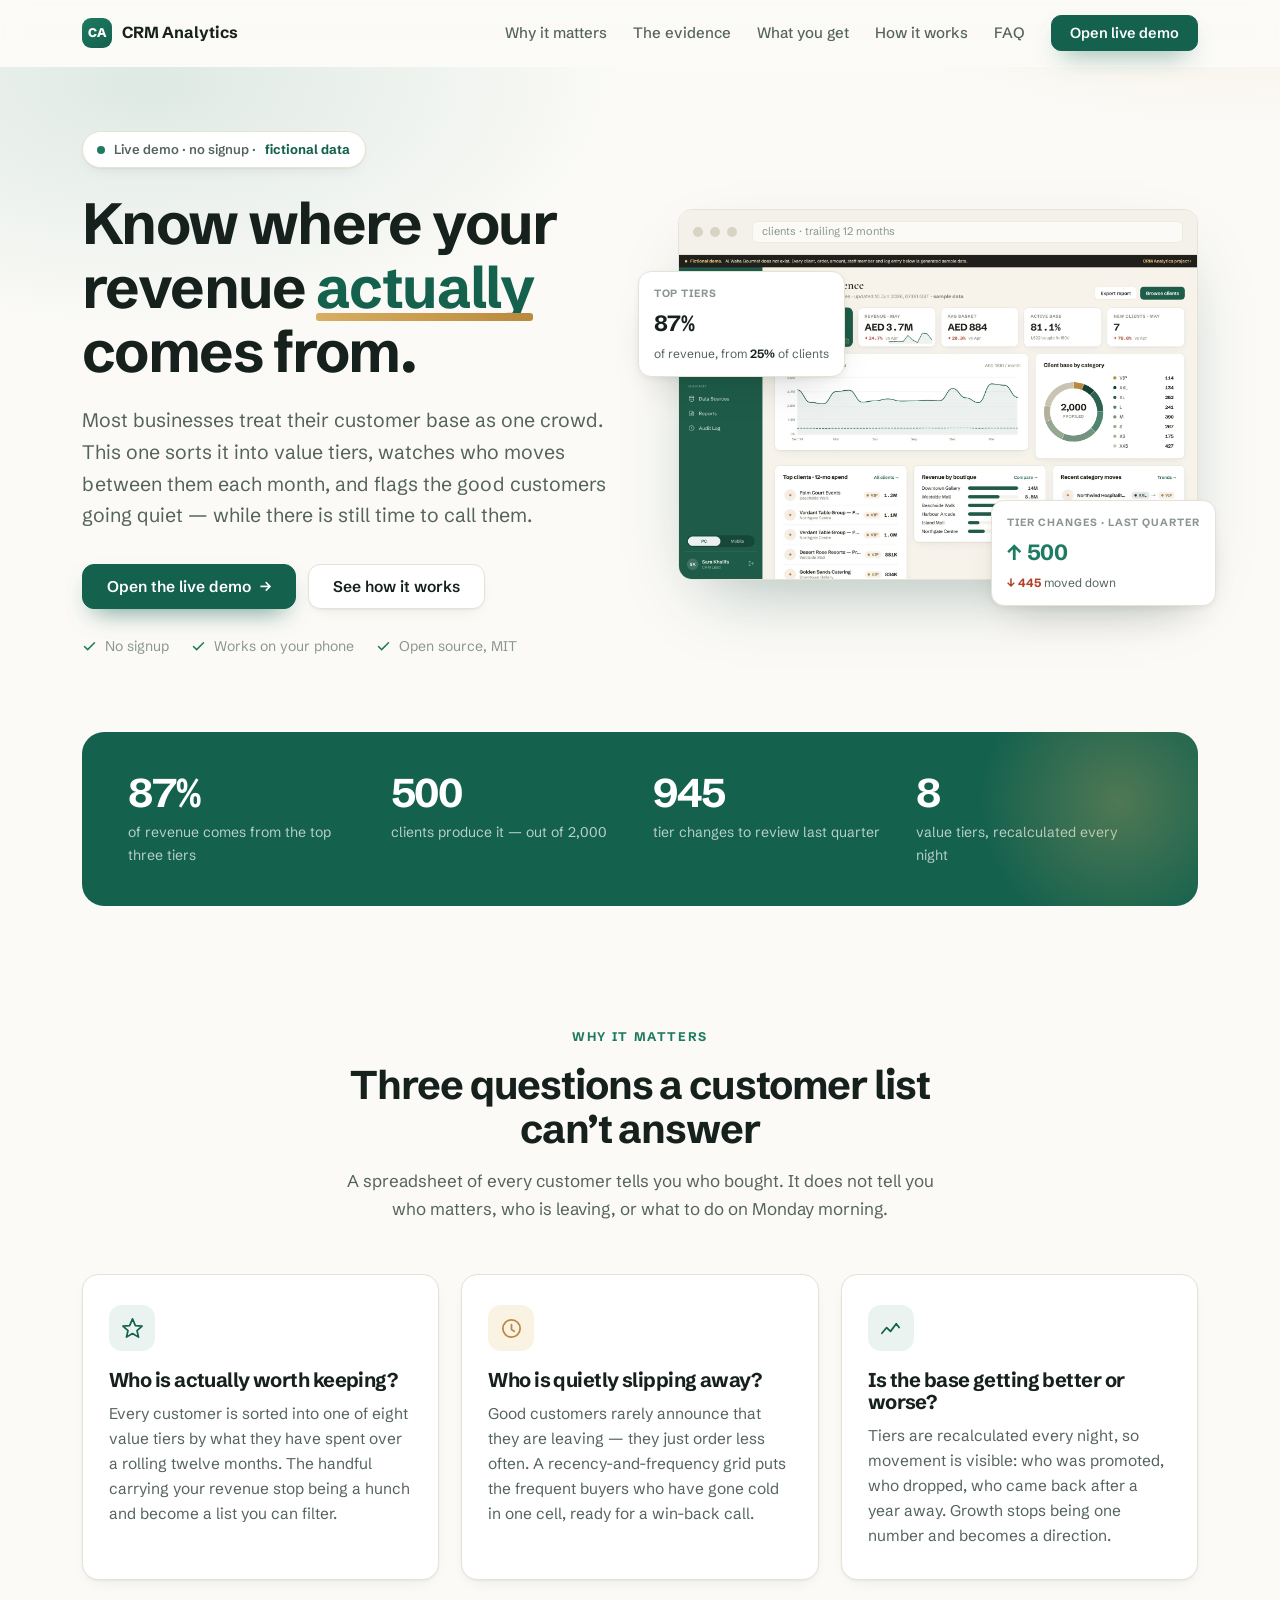
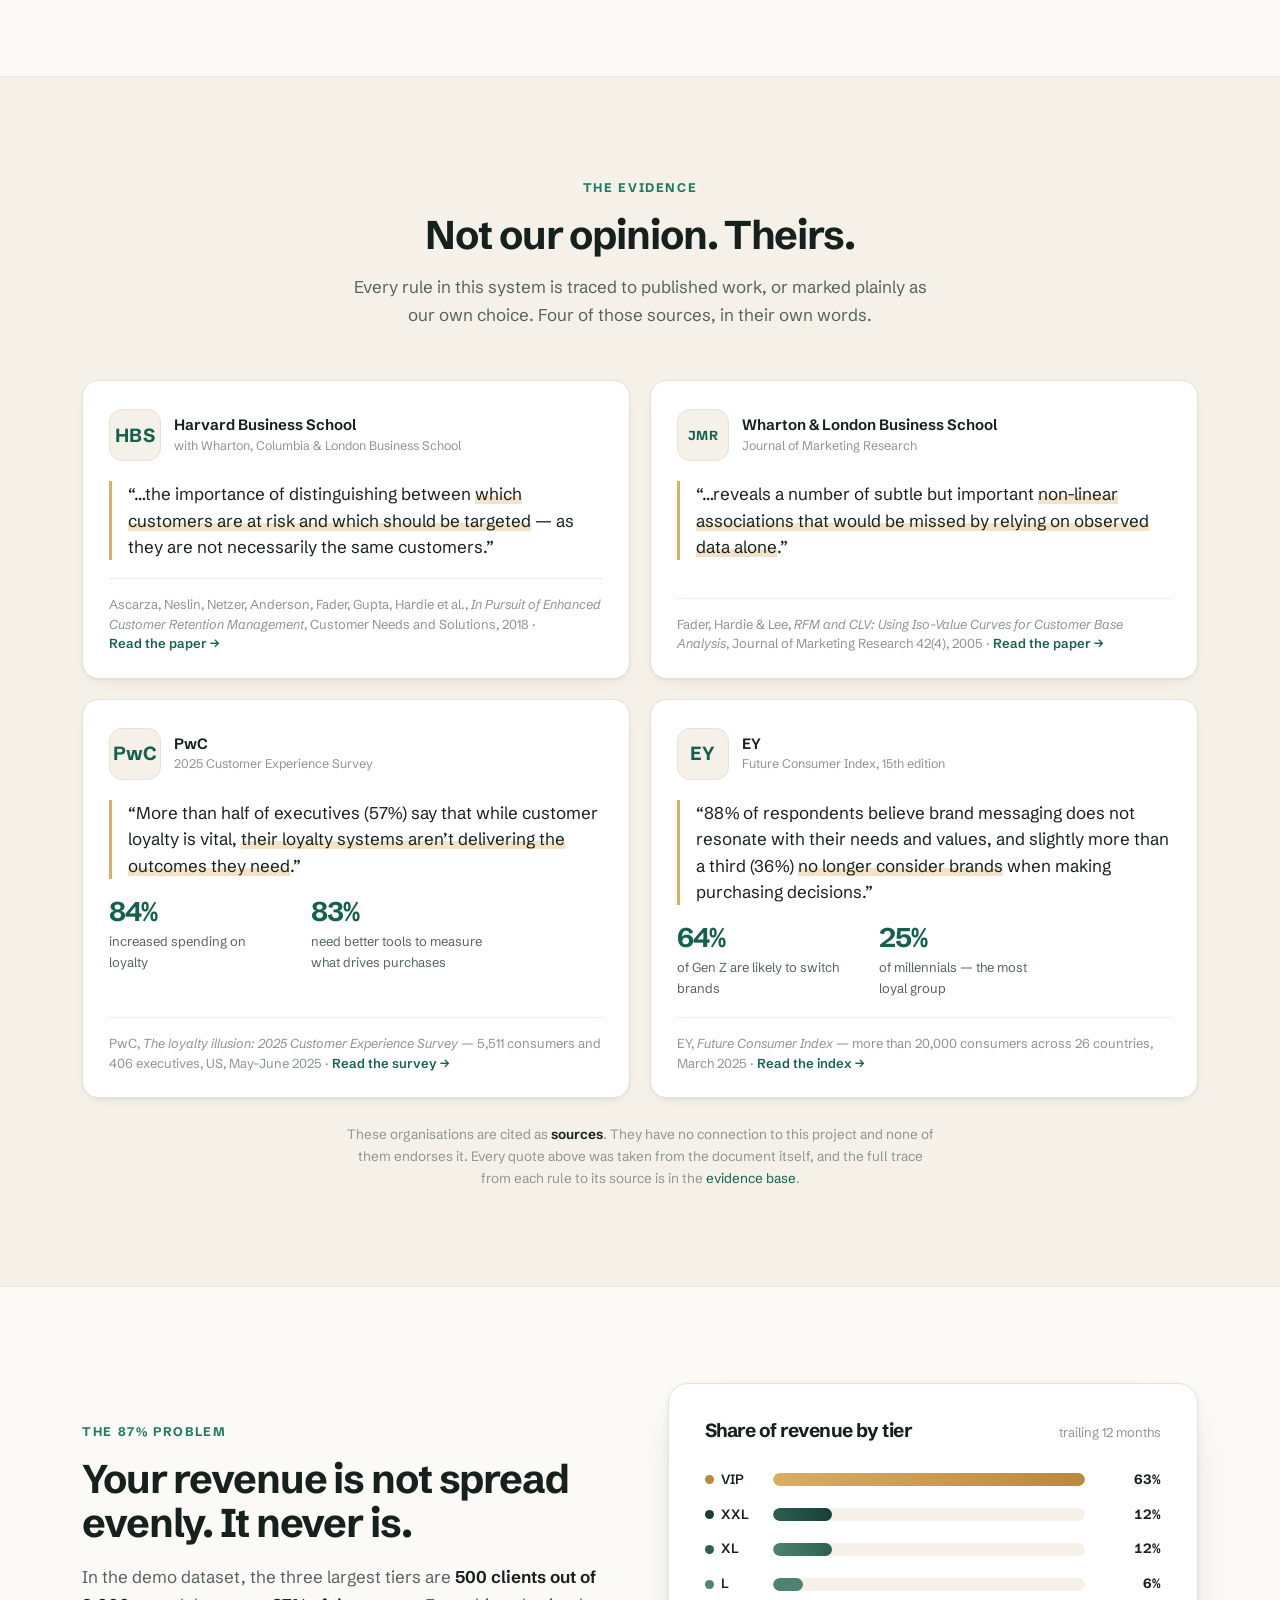
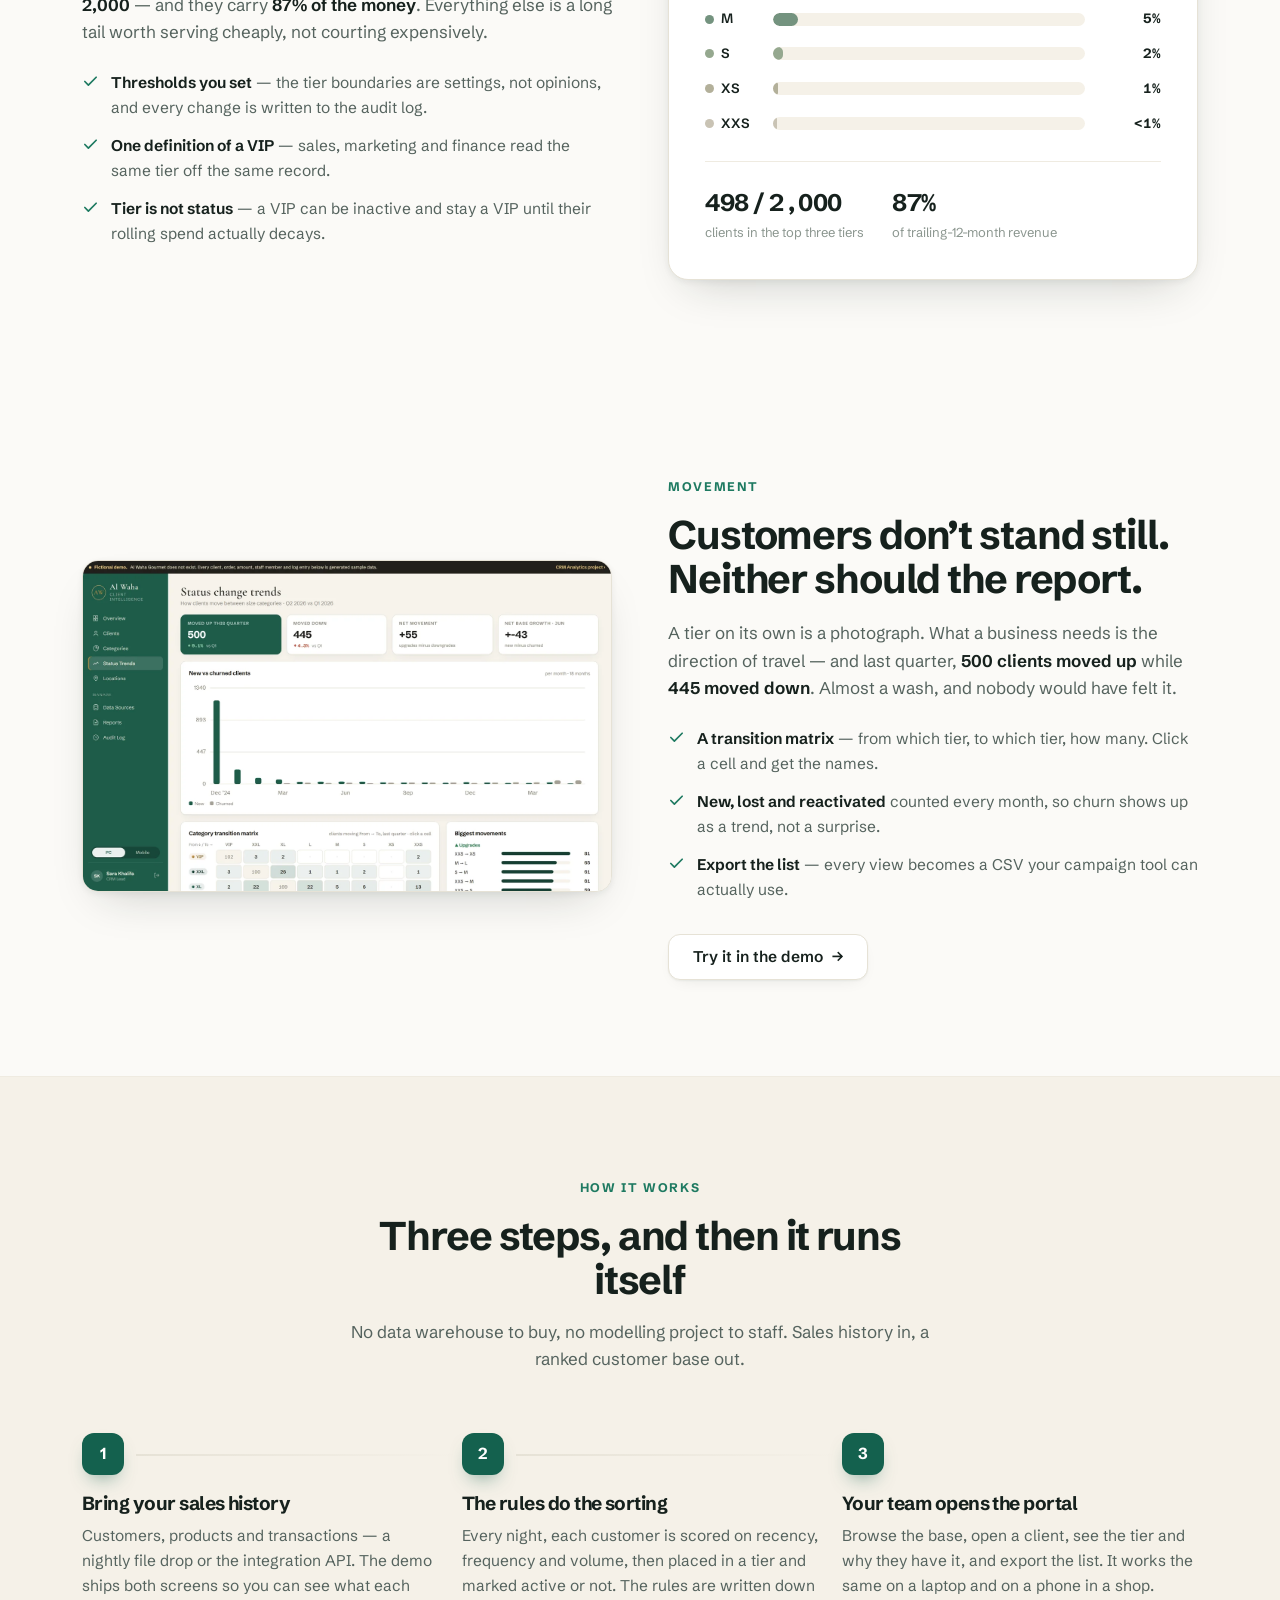
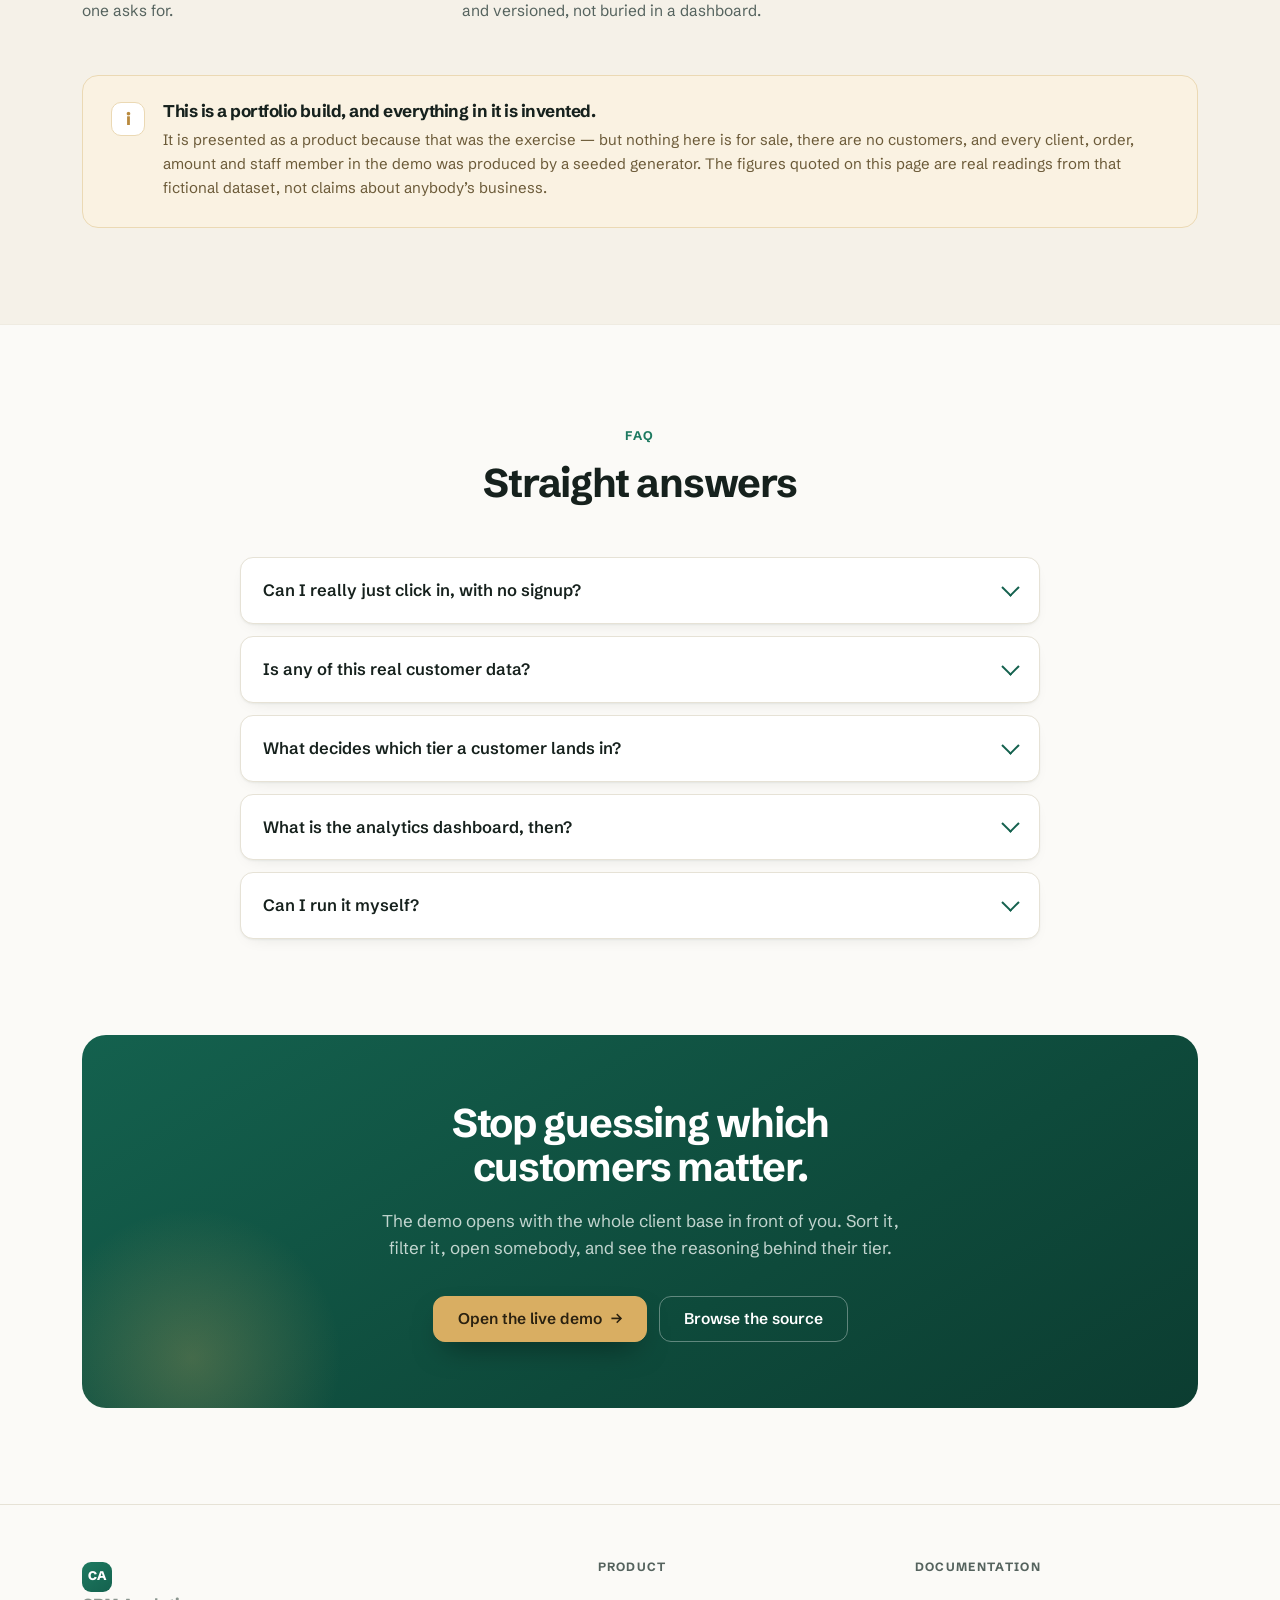
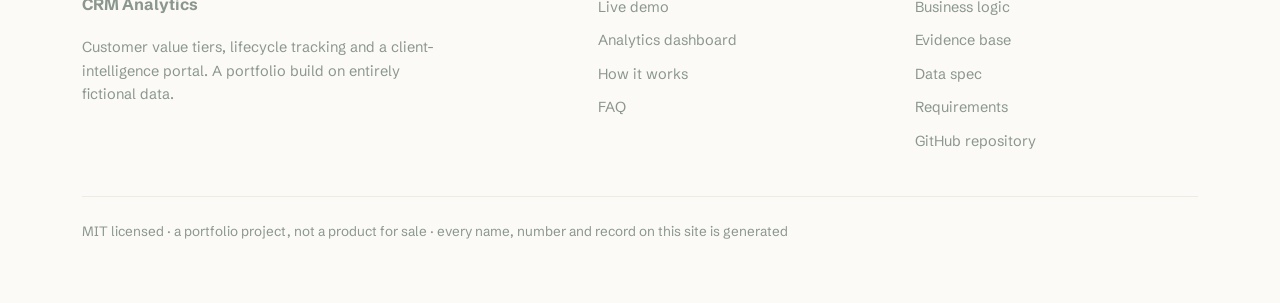
<file: docs/index.html>
<!doctype html>
<html lang="en">
<head>
<meta charset="utf-8">
<meta name="viewport" content="width=device-width, initial-scale=1">
<title>CRM Analytics — know where your revenue actually comes from</title>
<meta name="description" content="Sort your customer base into value tiers, watch who moves between them, and catch the ones slipping away. Open the live demo — no signup, fictional data throughout.">
<meta name="theme-color" content="#FBFAF7">

<meta property="og:title" content="CRM Analytics — know where your revenue actually comes from">
<meta property="og:description" content="Value tiers, lifecycle events and a client-intelligence portal you can open in one click. A portfolio build on fictional data.">
<meta property="og:type" content="website">
<meta property="og:image" content="screenshots/portal-overview.webp">

<link rel="preconnect" href="https://fonts.googleapis.com">
<link rel="preconnect" href="https://fonts.gstatic.com" crossorigin>
<link href="https://fonts.googleapis.com/css2?family=Schibsted+Grotesk:wght@400;500;600;700&display=swap" rel="stylesheet">
<link rel="stylesheet" href="assets/css/landing.css">
</head>
<body>

<a class="sr" href="#main">Skip to content</a>

<!-- ═══════════════════════════════════════════════════════════════ nav -->
<nav class="nav">
  <div class="wrap nav-in">
    <a class="brand" href="index.html">
      <span class="brand-dot">CA</span><span>CRM&nbsp;Analytics</span>
    </a>
    <div class="nav-links">
      <a href="#value">Why it matters</a>
      <a href="#research">The evidence</a>
      <a href="#inside">What you get</a>
      <a href="#how">How it works</a>
      <a href="#faq">FAQ</a>
    </div>
    <a class="btn btn-primary btn-sm" href="portal.html">Open live demo</a>
  </div>
</nav>

<main id="main">

<!-- ══════════════════════════════════════════════════════════════ hero -->
<header class="hero">
  <div class="wrap">
    <div class="hero-grid">

      <div>
        <span class="pill anim">
          <span class="dot pulse"></span>
          Live demo · no signup · <b>fictional data</b>
        </span>

        <h1 class="anim d1">Know where your revenue <em>actually</em> comes from.</h1>

        <p class="lede anim d2">
          Most businesses treat their customer base as one crowd. This one sorts it
          into value tiers, watches who moves between them each month, and flags the
          good customers going quiet — while there is still time to call them.
        </p>

        <div class="cta-row anim d3">
          <a class="btn btn-primary" href="portal.html">Open the live demo <span class="arw">→</span></a>
          <a class="btn btn-ghost" href="#how">See how it works</a>
        </div>

        <div class="trust anim d4">
          <span><svg width="15" height="15" viewBox="0 0 24 24" fill="none" stroke="currentColor" stroke-width="2.4" stroke-linecap="round" stroke-linejoin="round"><path d="M20 6 9 17l-5-5"/></svg> No signup</span>
          <span><svg width="15" height="15" viewBox="0 0 24 24" fill="none" stroke="currentColor" stroke-width="2.4" stroke-linecap="round" stroke-linejoin="round"><path d="M20 6 9 17l-5-5"/></svg> Works on your phone</span>
          <span><svg width="15" height="15" viewBox="0 0 24 24" fill="none" stroke="currentColor" stroke-width="2.4" stroke-linecap="round" stroke-linejoin="round"><path d="M20 6 9 17l-5-5"/></svg> Open source, MIT</span>
        </div>
      </div>

      <div class="visual anim d2">
        <div class="browser">
          <div class="browser-bar">
            <i></i><i></i><i></i>
            <span class="browser-url">clients · trailing 12 months</span>
          </div>
          <img src="screenshots/portal-overview.webp" width="1800" height="1125"
               alt="The client-intelligence portal: KPI tiles, a revenue trend, and the client base split into value tiers."
               fetchpriority="high" decoding="async">
        </div>

        <div class="card-float card-a float">
          <div class="cf-label">Top tiers</div>
          <div class="cf-value">87%</div>
          <div class="cf-sub">of revenue, from <b>25%</b> of clients</div>
        </div>

        <div class="card-float card-b float slow">
          <div class="cf-label">Tier changes · last quarter</div>
          <div class="cf-value"><span class="cf-up">↑ 500</span></div>
          <div class="cf-sub"><span class="cf-down">↓ 445</span> moved down</div>
        </div>
      </div>

    </div>

    <!-- ── stat band ── -->
    <div class="band anim">
      <div class="band-grid">
        <div>
          <b><span data-count="87" data-suffix="%">0%</span></b>
          <span>of revenue comes from the top three tiers</span>
        </div>
        <div>
          <b><span data-count="500">0</span></b>
          <span>clients produce it — out of 2,000</span>
        </div>
        <div>
          <b><span data-count="945">0</span></b>
          <span>tier changes to review last quarter</span>
        </div>
        <div>
          <b><span data-count="8">0</span></b>
          <span>value tiers, recalculated every night</span>
        </div>
      </div>
    </div>
  </div>
</header>

<!-- ════════════════════════════════════════════════════════════ value -->
<section id="value">
  <div class="wrap">
    <div class="sec-head anim">
      <span class="kicker">Why it matters</span>
      <h2>Three questions a customer list can’t answer</h2>
      <p>
        A spreadsheet of every customer tells you who bought. It does not tell you
        who matters, who is leaving, or what to do on Monday morning.
      </p>
    </div>

    <div class="cards">
      <article class="card anim">
        <div class="ico">
          <svg width="23" height="23" viewBox="0 0 24 24" fill="none" stroke="currentColor" stroke-width="1.8" stroke-linecap="round" stroke-linejoin="round"><path d="M12 2 15 9l7 .6-5.3 4.6L18.3 21 12 17.3 5.7 21l1.6-6.8L2 9.6 9 9z"/></svg>
        </div>
        <h3>Who is actually worth keeping?</h3>
        <p>
          Every customer is sorted into one of eight value tiers by what they have
          spent over a rolling twelve months. The handful carrying your revenue stop
          being a hunch and become a list you can filter.
        </p>
      </article>

      <article class="card anim d1">
        <div class="ico gold">
          <svg width="23" height="23" viewBox="0 0 24 24" fill="none" stroke="currentColor" stroke-width="1.8" stroke-linecap="round" stroke-linejoin="round"><path d="M12 8v5l3 2"/><circle cx="12" cy="12" r="9"/></svg>
        </div>
        <h3>Who is quietly slipping away?</h3>
        <p>
          Good customers rarely announce that they are leaving — they just order less
          often. A recency-and-frequency grid puts the frequent buyers who have gone
          cold in one cell, ready for a win-back call.
        </p>
      </article>

      <article class="card anim d2">
        <div class="ico">
          <svg width="23" height="23" viewBox="0 0 24 24" fill="none" stroke="currentColor" stroke-width="1.8" stroke-linecap="round" stroke-linejoin="round"><path d="M3 17l5-6 4 4 6-8 3 4"/></svg>
        </div>
        <h3>Is the base getting better or worse?</h3>
        <p>
          Tiers are recalculated every night, so movement is visible: who was promoted,
          who dropped, who came back after a year away. Growth stops being one number
          and becomes a direction.
        </p>
      </article>
    </div>
  </div>
</section>

<!-- ═══════════════════════════════════════════════════════════ research -->
<section id="research" style="background:var(--bg-warm);border-block:1px solid var(--line-2)">
  <div class="wrap">
    <div class="sec-head anim">
      <span class="kicker">The evidence</span>
      <h2>Not our opinion. Theirs.</h2>
      <p>
        Every rule in this system is traced to published work, or marked plainly
        as our own choice. Four of those sources, in their own words.
      </p>
    </div>

    <div class="research">

      <article class="rcard anim">
        <div class="rsource">
          <span class="rmark tall">HBS</span>
          <div>
            <div class="rsource-name">Harvard Business School</div>
            <div class="rsource-sub">with Wharton, Columbia &amp; London Business School</div>
          </div>
        </div>
        <blockquote class="rquote">
          “…the importance of distinguishing between <em>which customers are at risk
          and which should be targeted</em> — as they are not necessarily the same
          customers.”
        </blockquote>
        <div class="rcite">
          Ascarza, Neslin, Netzer, Anderson, Fader, Gupta, Hardie et al.,
          <i>In Pursuit of Enhanced Customer Retention Management</i>,
          Customer Needs and Solutions, 2018 ·
          <a href="https://www.hbs.edu/ris/Publication%20Files/ascarza_et_al_cns_17_e08d63cf-0b65-4526-9d23-b0b09dcee9b9_538a6ea6-a480-4841-b9f0-a87be24989ba.pdf" target="_blank" rel="noopener">Read the paper →</a>
        </div>
      </article>

      <article class="rcard anim d1">
        <div class="rsource">
          <span class="rmark wide">JMR</span>
          <div>
            <div class="rsource-name">Wharton &amp; London Business School</div>
            <div class="rsource-sub">Journal of Marketing Research</div>
          </div>
        </div>
        <blockquote class="rquote">
          “…reveals a number of subtle but important <em>non-linear associations that
          would be missed by relying on observed data alone</em>.”
        </blockquote>
        <div class="rcite">
          Fader, Hardie &amp; Lee, <i>RFM and CLV: Using Iso-Value Curves for Customer
          Base Analysis</i>, Journal of Marketing Research 42(4), 2005 ·
          <a href="https://www.brucehardie.com/papers/rfm_clv_2005-02-16.pdf" target="_blank" rel="noopener">Read the paper →</a>
        </div>
      </article>

      <article class="rcard anim d2">
        <div class="rsource">
          <span class="rmark tall">PwC</span>
          <div>
            <div class="rsource-name">PwC</div>
            <div class="rsource-sub">2025 Customer Experience Survey</div>
          </div>
        </div>
        <blockquote class="rquote">
          “More than half of executives (57%) say that while customer loyalty is
          vital, <em>their loyalty systems aren’t delivering the outcomes they
          need</em>.”
        </blockquote>
        <div class="rstat">
          <div><b>84%</b><span>increased spending on loyalty</span></div>
          <div><b>83%</b><span>need better tools to measure what drives purchases</span></div>
        </div>
        <div class="rcite">
          PwC, <i>The loyalty illusion: 2025 Customer Experience Survey</i> —
          5,511 consumers and 406 executives, US, May–June 2025 ·
          <a href="https://www.pwc.com/us/en/services/consulting/business-transformation/library/2025-customer-experience-survey.html" target="_blank" rel="noopener">Read the survey →</a>
        </div>
      </article>

      <article class="rcard anim d3">
        <div class="rsource">
          <span class="rmark tall">EY</span>
          <div>
            <div class="rsource-name">EY</div>
            <div class="rsource-sub">Future Consumer Index, 15th edition</div>
          </div>
        </div>
        <blockquote class="rquote">
          “88% of respondents believe brand messaging does not resonate with their
          needs and values, and slightly more than a third (36%) <em>no longer
          consider brands</em> when making purchasing decisions.”
        </blockquote>
        <div class="rstat">
          <div><b>64%</b><span>of Gen Z are likely to switch brands</span></div>
          <div><b>25%</b><span>of millennials — the most loyal group</span></div>
        </div>
        <div class="rcite">
          EY, <i>Future Consumer Index</i> — more than 20,000 consumers across
          26 countries, March 2025 ·
          <a href="https://www.ey.com/en_gl/newsroom/2025/03/ey-future-consumer-index-brands-fall-out-of-favor-as-pressure-mounts-to-win-back-faltering-customer-loyalty" target="_blank" rel="noopener">Read the index →</a>
        </div>
      </article>

    </div>

    <p class="rnote anim">
      These organisations are cited as <b>sources</b>. They have no connection to this
      project and none of them endorses it. Every quote above was taken from the
      document itself, and the full trace from each rule to its source is in the
      <a href="specs/evidence_base.html">evidence base</a>.
    </p>
  </div>
</section>

<!-- ═════════════════════════════════════════════════════ concentration -->
<section id="inside">
  <div class="wrap">
    <div class="split">

      <div class="anim">
        <span class="kicker">The 87% problem</span>
        <h2 style="margin-top:14px">Your revenue is not spread evenly. It never is.</h2>
        <p style="margin-top:18px;color:var(--ink-2);font-size:17px">
          In the demo dataset, the three largest tiers are <b>500 clients out of 2,000</b>
          — and they carry <b>87% of the money</b>. Everything else is a long tail worth
          serving cheaply, not courting expensively.
        </p>
        <ul class="ticks">
          <li><svg width="17" height="17" viewBox="0 0 24 24" fill="none" stroke="currentColor" stroke-width="2.4" stroke-linecap="round" stroke-linejoin="round"><path d="M20 6 9 17l-5-5"/></svg>
            <span><b>Thresholds you set</b> — the tier boundaries are settings, not opinions, and every change is written to the audit log.</span></li>
          <li><svg width="17" height="17" viewBox="0 0 24 24" fill="none" stroke="currentColor" stroke-width="2.4" stroke-linecap="round" stroke-linejoin="round"><path d="M20 6 9 17l-5-5"/></svg>
            <span><b>One definition of a VIP</b> — sales, marketing and finance read the same tier off the same record.</span></li>
          <li><svg width="17" height="17" viewBox="0 0 24 24" fill="none" stroke="currentColor" stroke-width="2.4" stroke-linecap="round" stroke-linejoin="round"><path d="M20 6 9 17l-5-5"/></svg>
            <span><b>Tier is not status</b> — a VIP can be inactive and stay a VIP until their rolling spend actually decays.</span></li>
        </ul>
      </div>

      <div class="viz anim d1">
        <div class="viz-head">
          <h3>Share of revenue by tier</h3>
          <span>trailing 12 months</span>
        </div>

        <div class="bars">
          <div class="bar-row"><span class="bar-name"><i style="background:#B98A3E"></i>VIP</span><span class="bar-track"><span class="bar-fill" style="--w:100.0%;background:linear-gradient(90deg,#D9AE62,#B98A3E)"></span></span><span class="bar-val">63%</span></div>
          <div class="bar-row"><span class="bar-name"><i style="background:#173F35"></i>XXL</span><span class="bar-track"><span class="bar-fill" style="--w:19.0%;background:linear-gradient(90deg,#2C6152,#173F35)"></span></span><span class="bar-val">12%</span></div>
          <div class="bar-row"><span class="bar-name"><i style="background:#2C6152"></i>XL</span><span class="bar-track"><span class="bar-fill" style="--w:19.0%;background:linear-gradient(90deg,#4E8370,#2C6152)"></span></span><span class="bar-val">12%</span></div>
          <div class="bar-row"><span class="bar-name"><i style="background:#4E8370"></i>L</span><span class="bar-track"><span class="bar-fill" style="--w:9.5%;background:#4E8370"></span></span><span class="bar-val">6%</span></div>
          <div class="bar-row"><span class="bar-name"><i style="background:#74937F"></i>M</span><span class="bar-track"><span class="bar-fill" style="--w:7.9%;background:#74937F"></span></span><span class="bar-val">5%</span></div>
          <div class="bar-row"><span class="bar-name"><i style="background:#95A88F"></i>S</span><span class="bar-track"><span class="bar-fill" style="--w:3.2%;background:#95A88F"></span></span><span class="bar-val">2%</span></div>
          <div class="bar-row"><span class="bar-name"><i style="background:#B3B09A"></i>XS</span><span class="bar-track"><span class="bar-fill" style="--w:1.6%;background:#B3B09A"></span></span><span class="bar-val">1%</span></div>
          <div class="bar-row"><span class="bar-name"><i style="background:#C9C3B4"></i>XXS</span><span class="bar-track"><span class="bar-fill" style="--w:1.4%;background:#C9C3B4"></span></span><span class="bar-val">&lt;1%</span></div>
        </div>

        <div class="viz-foot">
          <div>
            <b><span data-count="500">0</span> / 2,000</b>
            <span>clients in the top three tiers</span>
          </div>
          <div>
            <b><span data-count="87" data-suffix="%">0%</span></b>
            <span>of trailing-12-month revenue</span>
          </div>
        </div>
      </div>

    </div>
  </div>
</section>

<!-- ═════════════════════════════════════════════════════════ movement -->
<section>
  <div class="wrap">
    <div class="split flip">

      <div class="split-media anim">
        <div class="frame">
          <img src="screenshots/portal-trends.webp" width="1400" height="875"
               alt="The status-trends screen: new versus churned clients per month, and a matrix of who moved from which tier to which."
               loading="lazy" decoding="async">
        </div>
      </div>

      <div class="anim d1">
        <span class="kicker">Movement</span>
        <h2 style="margin-top:14px">Customers don’t stand still. Neither should the report.</h2>
        <p style="margin-top:18px;color:var(--ink-2);font-size:17px">
          A tier on its own is a photograph. What a business needs is the direction of
          travel — and last quarter, <b>500 clients moved up</b> while <b>445 moved
          down</b>. Almost a wash, and nobody would have felt it.
        </p>
        <ul class="ticks">
          <li><svg width="17" height="17" viewBox="0 0 24 24" fill="none" stroke="currentColor" stroke-width="2.4" stroke-linecap="round" stroke-linejoin="round"><path d="M20 6 9 17l-5-5"/></svg>
            <span><b>A transition matrix</b> — from which tier, to which tier, how many. Click a cell and get the names.</span></li>
          <li><svg width="17" height="17" viewBox="0 0 24 24" fill="none" stroke="currentColor" stroke-width="2.4" stroke-linecap="round" stroke-linejoin="round"><path d="M20 6 9 17l-5-5"/></svg>
            <span><b>New, lost and reactivated</b> counted every month, so churn shows up as a trend, not a surprise.</span></li>
          <li><svg width="17" height="17" viewBox="0 0 24 24" fill="none" stroke="currentColor" stroke-width="2.4" stroke-linecap="round" stroke-linejoin="round"><path d="M20 6 9 17l-5-5"/></svg>
            <span><b>Export the list</b> — every view becomes a CSV your campaign tool can actually use.</span></li>
        </ul>
        <div class="cta-row">
          <a class="btn btn-ghost" href="portal.html">Try it in the demo <span class="arw">→</span></a>
        </div>
      </div>

    </div>
  </div>
</section>

<!-- ══════════════════════════════════════════════════════════════ how -->
<section id="how" style="background:var(--bg-warm);border-block:1px solid var(--line-2)">
  <div class="wrap">
    <div class="sec-head anim">
      <span class="kicker">How it works</span>
      <h2>Three steps, and then it runs itself</h2>
      <p>No data warehouse to buy, no modelling project to staff. Sales history in, a ranked customer base out.</p>
    </div>

    <div class="steps">
      <div class="step anim">
        <div class="step-n">1</div>
        <h3>Bring your sales history</h3>
        <p>Customers, products and transactions — a nightly file drop or the integration API. The demo ships both screens so you can see what each one asks for.</p>
      </div>
      <div class="step anim d1">
        <div class="step-n">2</div>
        <h3>The rules do the sorting</h3>
        <p>Every night, each customer is scored on recency, frequency and volume, then placed in a tier and marked active or not. The rules are written down and versioned, not buried in a dashboard.</p>
      </div>
      <div class="step anim d2">
        <div class="step-n">3</div>
        <h3>Your team opens the portal</h3>
        <p>Browse the base, open a client, see the tier and why they have it, and export the list. It works the same on a laptop and on a phone in a shop.</p>
      </div>
    </div>

    <div class="honest anim" style="margin-top:52px">
      <span class="mark">i</span>
      <div>
        <h3>This is a portfolio build, and everything in it is invented.</h3>
        <p>
          It is presented as a product because that was the exercise — but nothing here
          is for sale, there are no customers, and every client, order, amount and staff
          member in the demo was produced by a seeded generator. The figures quoted on
          this page are real readings from that fictional dataset, not claims about
          anybody’s business.
        </p>
      </div>
    </div>
  </div>
</section>

<!-- ══════════════════════════════════════════════════════════════ faq -->
<section id="faq">
  <div class="wrap">
    <div class="sec-head anim">
      <span class="kicker">FAQ</span>
      <h2>Straight answers</h2>
    </div>

    <div class="faq anim d1">
      <details>
        <summary>Can I really just click in, with no signup?</summary>
        <p>Yes. The demo opens on a sign-in screen because a real CRM would, but any email and any six-digit code get you in. There is nothing behind it to protect — the whole thing runs in your browser.</p>
      </details>

      <details>
        <summary>Is any of this real customer data?</summary>
        <p>No. A seeded Python script invents the company, the customers, the products and five years of invoices. Email addresses use the <code>.example</code> domains reserved by RFC 2606, precisely so a generated record cannot reach a real inbox.</p>
      </details>

      <details>
        <summary>What decides which tier a customer lands in?</summary>
        <p>Net spend over a rolling twelve months, against thresholds you set. Recency and order frequency gate the top tiers, so a single large order does not buy VIP status, and length of relationship is carried separately rather than inflating the tier on its own.</p>
        <p>The full rules are published in the <a href="specs/crm_calculation_logic.html">business-logic spec</a>, and each one is traced to a published source — or marked as our own choice — in the <a href="specs/evidence_base.html">evidence base</a>.</p>
      </details>

      <details>
        <summary>What is the analytics dashboard, then?</summary>
        <p>A second surface, built from the same pipeline: the RFMT snapshot for 4,750 generated customers charted across twelve report months. It uses a different tier model from the portal because the two were built as separate artifacts — <a href="dashboard.html">open it here</a> and the difference is obvious. Merging them onto one model is the next piece of work.</p>
      </details>

      <details>
        <summary>Can I run it myself?</summary>
        <p>Yes — it is MIT licensed. Clone the repository, run the generator, the build and the report script, and you have the whole thing locally. No server, no API key, no account.</p>
      </details>
    </div>
  </div>
</section>

<!-- ════════════════════════════════════════════════════════════ final -->
<section style="padding-top:0">
  <div class="wrap">
    <div class="final anim">
      <h2>Stop guessing which customers matter.</h2>
      <p>The demo opens with the whole client base in front of you. Sort it, filter it, open somebody, and see the reasoning behind their tier.</p>
      <div class="cta-row">
        <a class="btn btn-primary" href="portal.html">Open the live demo <span class="arw">→</span></a>
        <a class="btn btn-ghost" href="https://github.com/scripts-and-tables/crm-analytics-system" target="_blank" rel="noopener">Browse the source</a>
      </div>
    </div>
  </div>
</section>

</main>

<!-- ═══════════════════════════════════════════════════════════ footer -->
<footer>
  <div class="wrap">
    <div class="foot-grid">
      <div>
        <a class="brand" href="index.html" style="margin-bottom:14px"><span class="brand-dot">CA</span><span>CRM&nbsp;Analytics</span></a>
        <p style="max-width:40ch">
          Customer value tiers, lifecycle tracking and a client-intelligence portal.
          A portfolio build on entirely fictional data.
        </p>
      </div>
      <div>
        <h4>Product</h4>
        <a href="portal.html">Live demo</a>
        <a href="dashboard.html">Analytics dashboard</a>
        <a href="#how">How it works</a>
        <a href="#faq">FAQ</a>
      </div>
      <div>
        <h4>Documentation</h4>
        <a href="specs/crm_calculation_logic.html">Business logic</a>
        <a href="specs/evidence_base.html">Evidence base</a>
        <a href="specs/source_files_specifications.html">Data spec</a>
        <a href="specs/project_requirements.html">Requirements</a>
        <a href="https://github.com/scripts-and-tables/crm-analytics-system" target="_blank" rel="noopener">GitHub repository</a>
      </div>
    </div>
    <div class="foot-note">
      MIT licensed · a portfolio project, not a product for sale · every name, number and record on this site is generated
    </div>
  </div>
</footer>

<script src="assets/js/landing.js" defer></script>
</body>
</html>
</file>
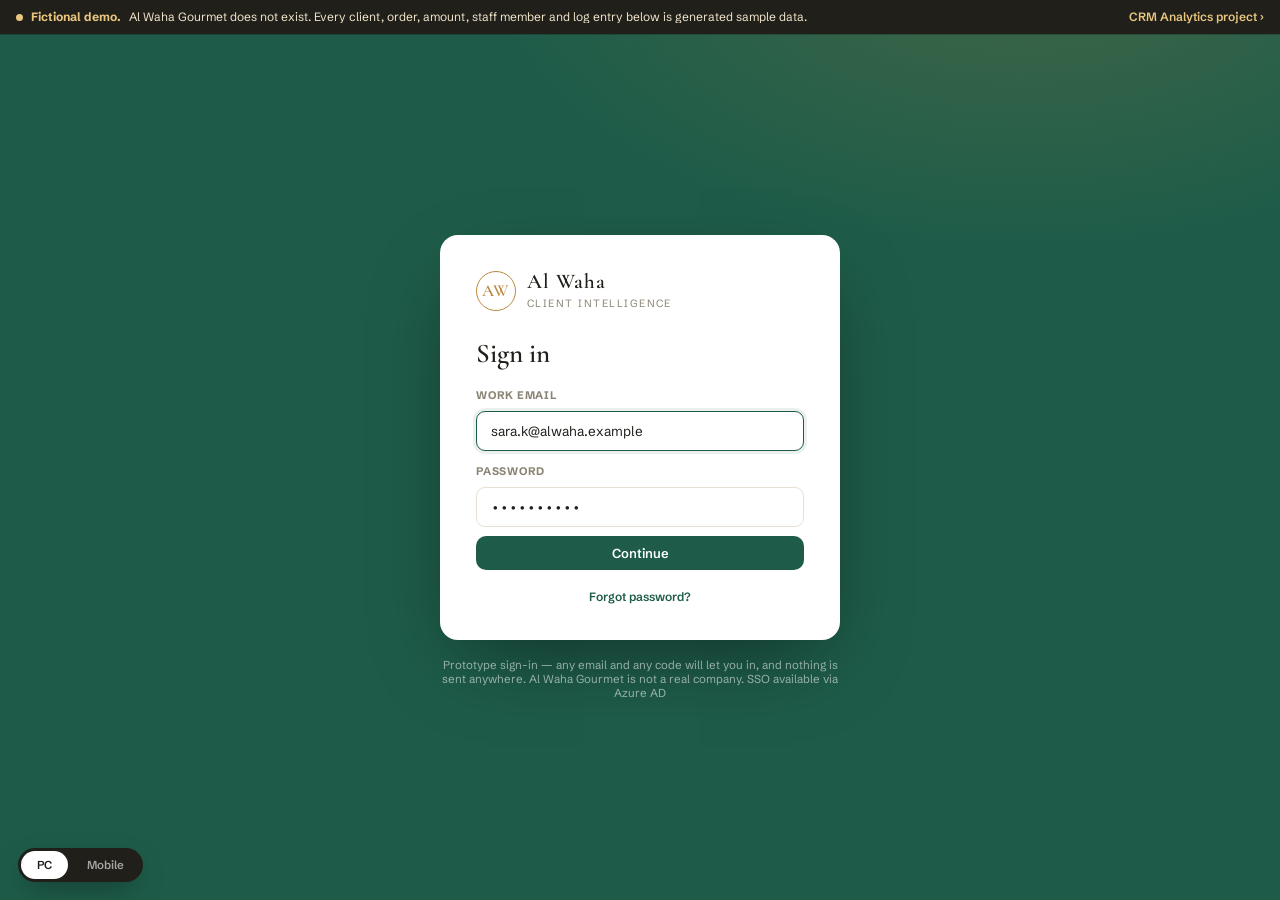
<file: docs/portal.html>
<!DOCTYPE html>
<html lang="en">
<head>
<meta charset="UTF-8">
<meta name="viewport" content="width=device-width, initial-scale=1.0">
<title>Al Waha · Client Intelligence — CRM portal demo</title>
<meta name="description" content="Interactive CRM portal prototype: client base by size category, status trends, boutique comparison, data sources and audit log. Entirely fictional demonstration data.">
<link rel="preconnect" href="https://fonts.googleapis.com">
<link rel="preconnect" href="https://fonts.gstatic.com" crossorigin>
<link href="https://fonts.googleapis.com/css2?family=Cormorant+Garamond:wght@500;600;700&amp;family=Schibsted+Grotesk:wght@400;500;600;700&amp;display=swap" rel="stylesheet">
<link rel="stylesheet" href="crm/styles.css">
</head>
<body data-density="regular">

<!-- Fictional-data strip. Outside #root on purpose: it is present before React
     boots and cannot be unmounted by anything the app does. The portal is
     deliberately convincing, so the one thing it must never do is let a visitor
     believe the company, the clients or the money are real. -->
<div class="demo-strip" role="note">
  <span class="demo-dot"></span>
  <b>Fictional demo.</b>
  <span class="demo-long">Al Waha Gourmet does not exist. Every client, order, amount, staff member and log entry below is generated sample data.</span>
  <span class="demo-short">All data on this page is generated sample data.</span>
  <a href="index.html">CRM Analytics project &rsaquo;</a>
</div>

<div id="root"></div>

<!-- React, production builds, served from this origin. Vendored rather than
     CDN-loaded so the page costs no third-party DNS + TLS handshake before it
     can run, and keeps working if the CDN does not. -->
<script src="vendor/react.js" defer></script>
<script src="vendor/react-dom.js" defer></script>

<!-- The whole app, precompiled by scripts/build_portal.py from the .jsx
     sources next to this file. The prototype shipped @babel/standalone and
     transpiled nine files in the browser on every load; this is the same code
     with the compiler left behind. `defer` on all three keeps execution in
     document order while none of them block the parser. -->
<script src="portal.bundle.js" defer></script>
</body>
</html>
</file>
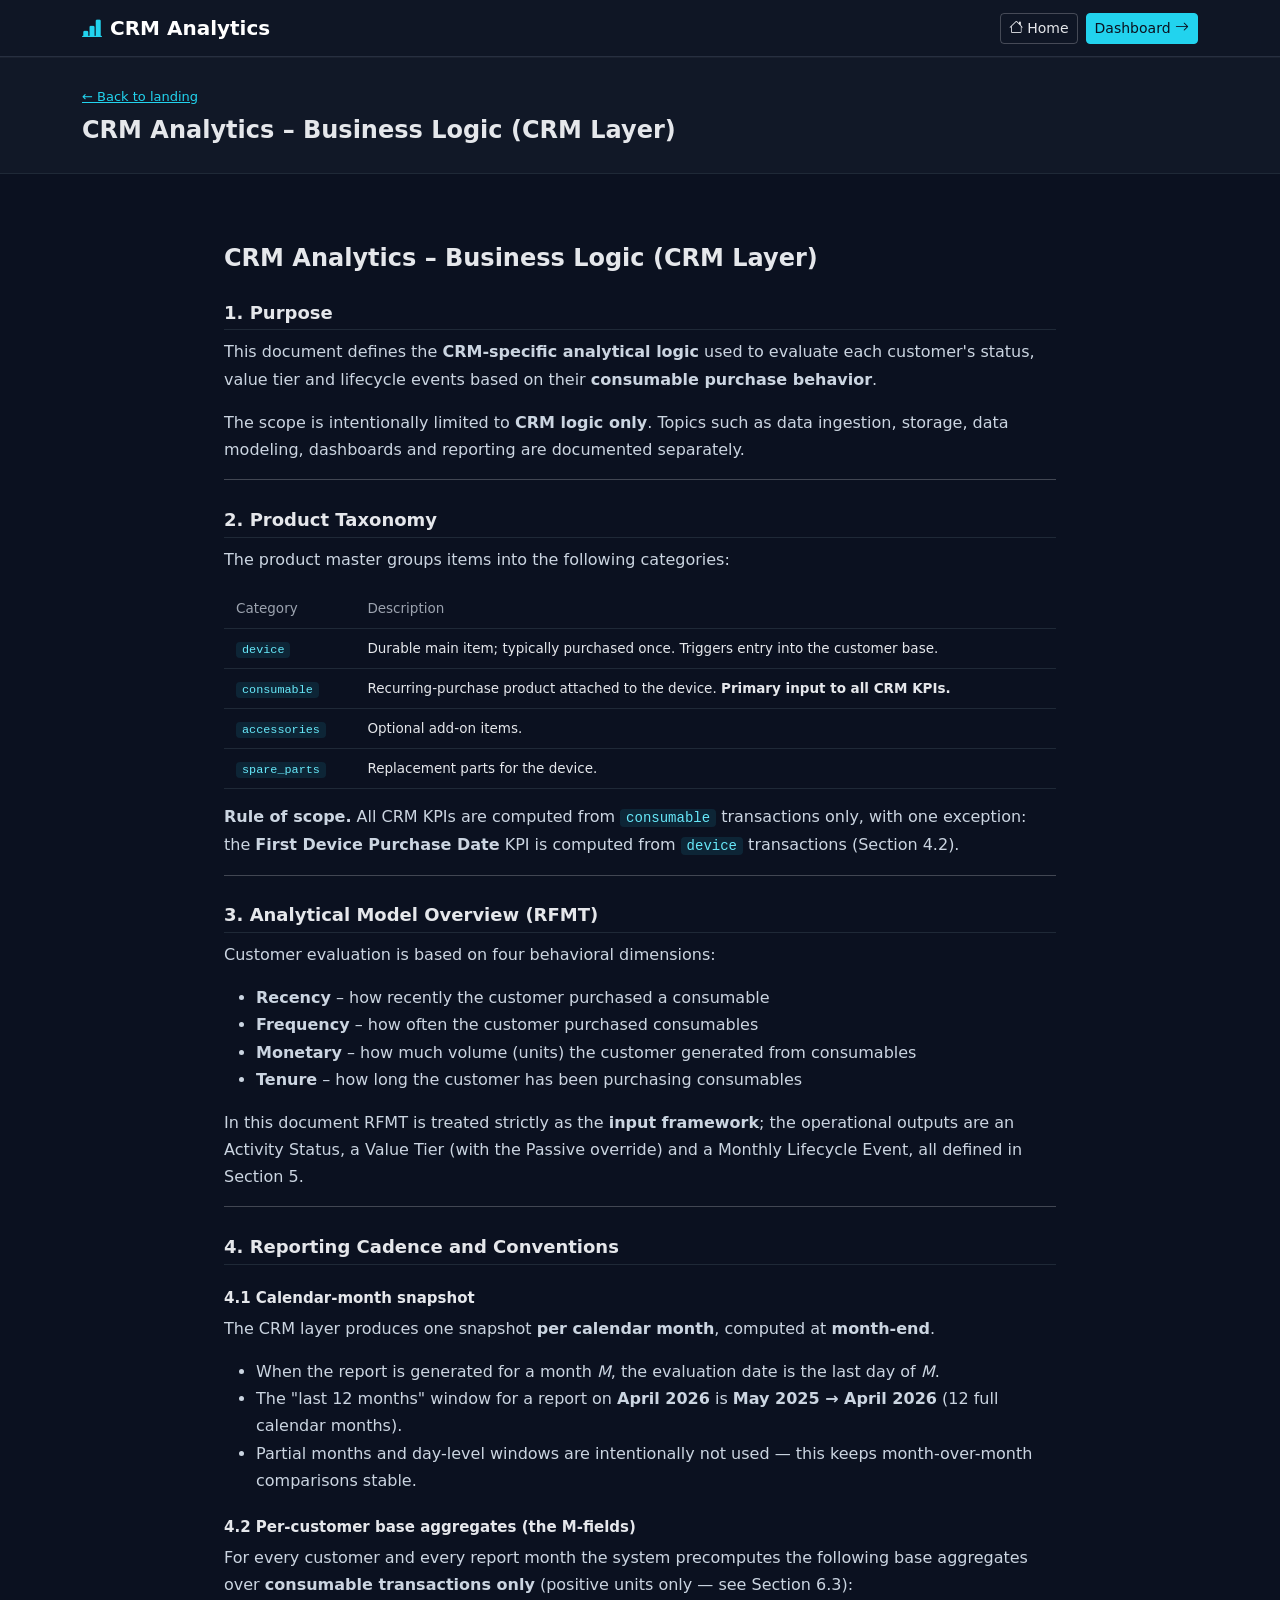
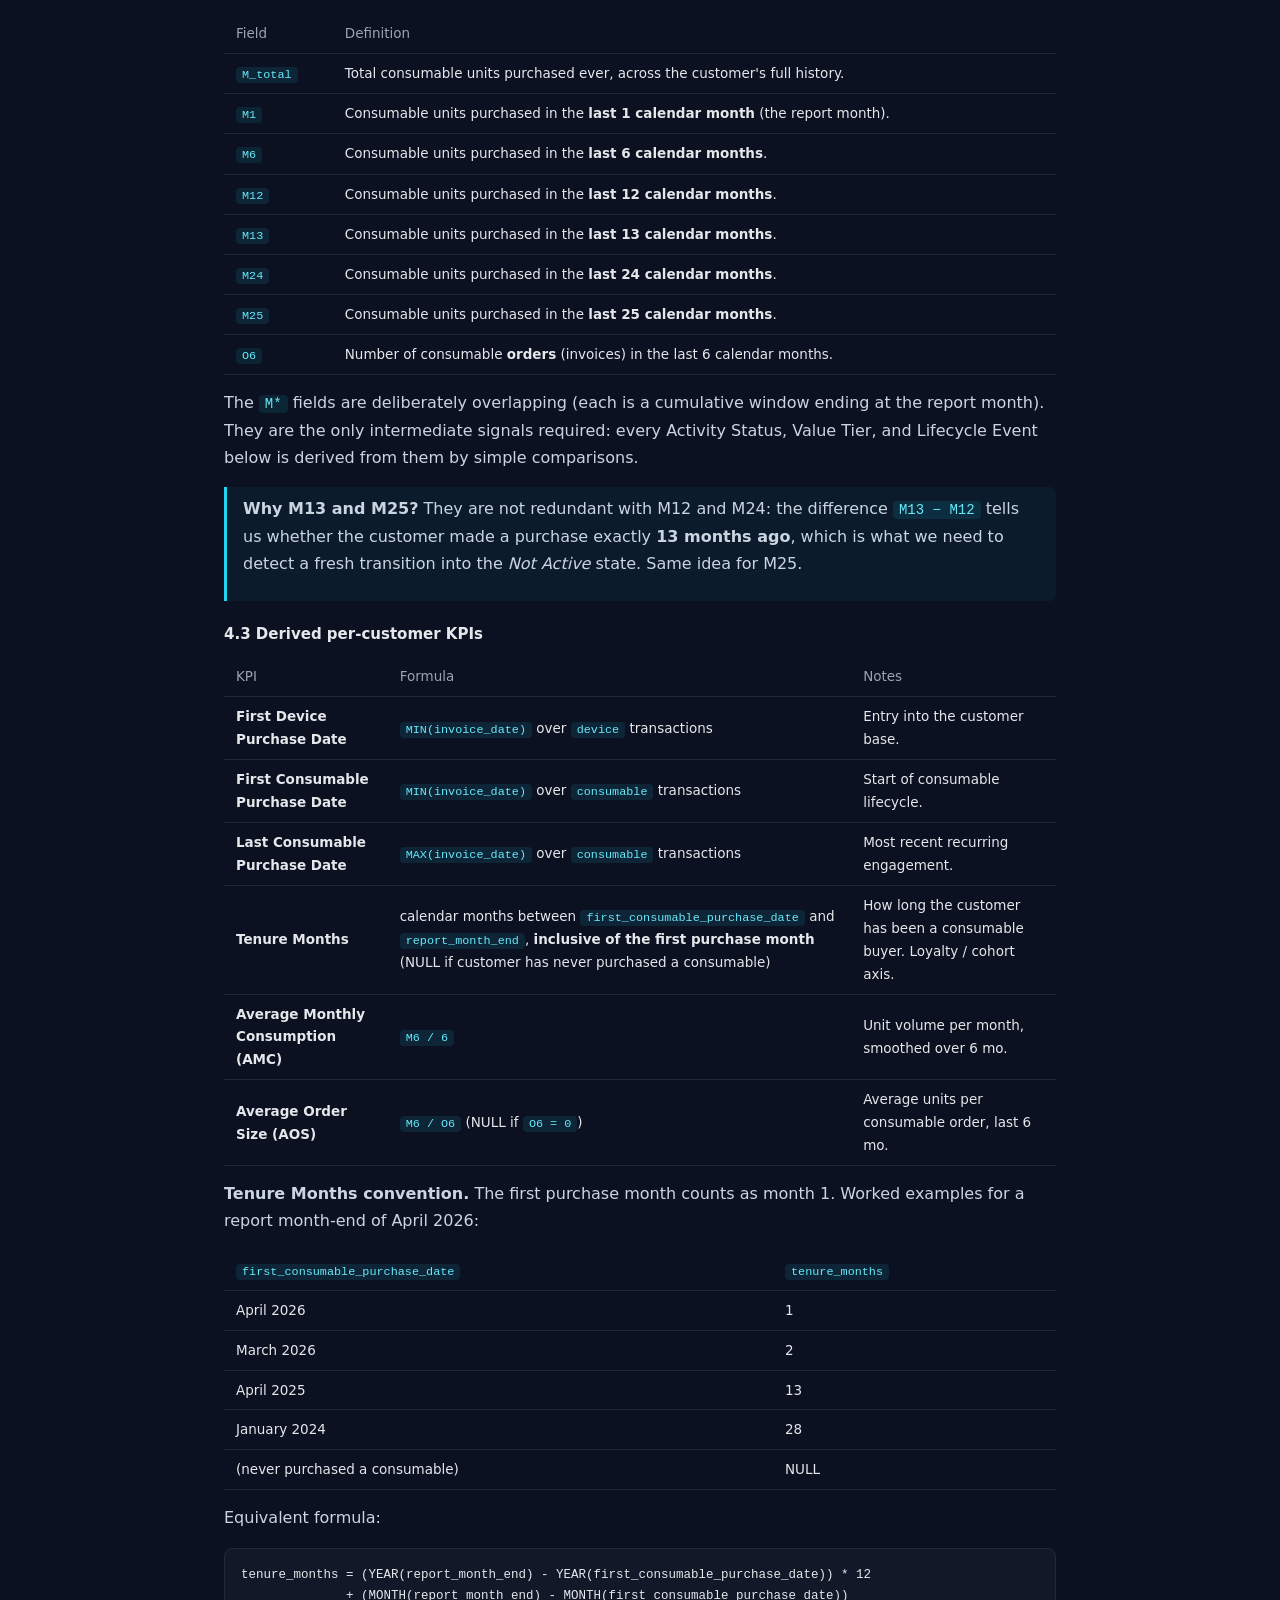
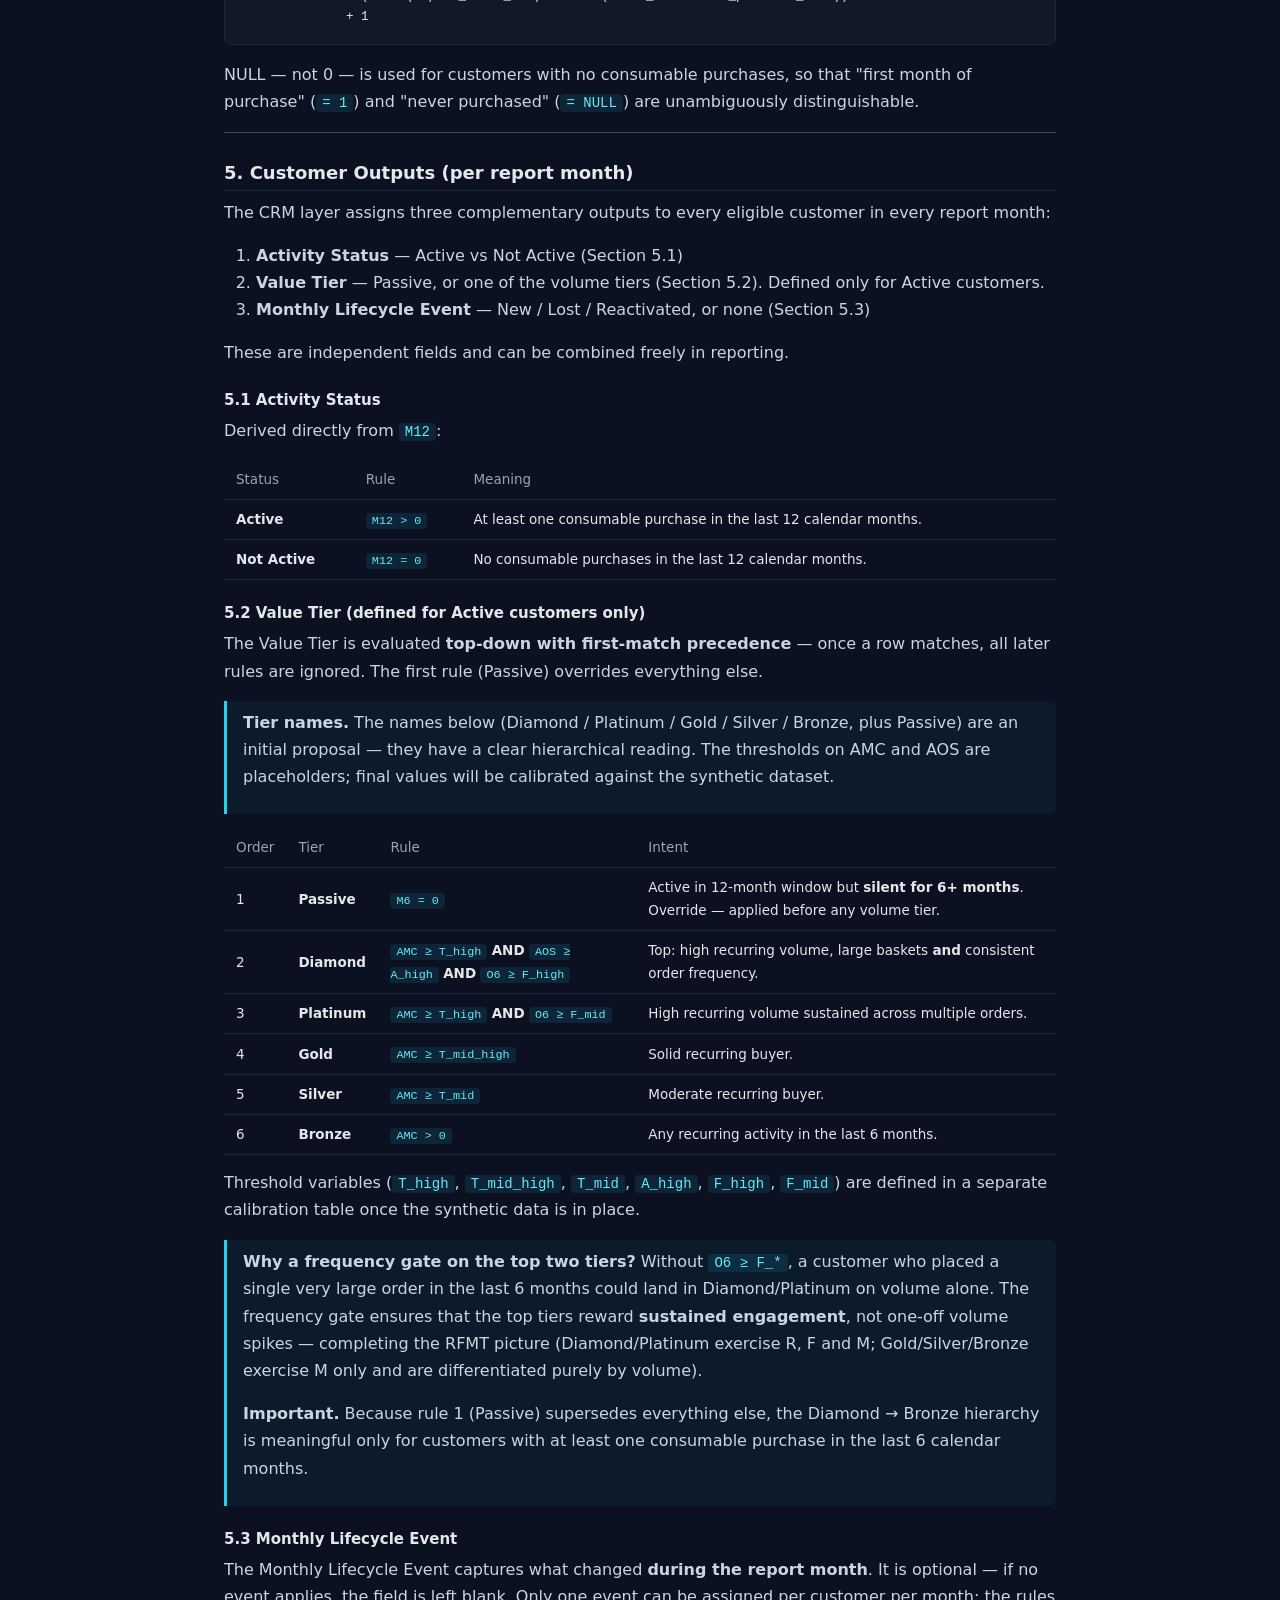
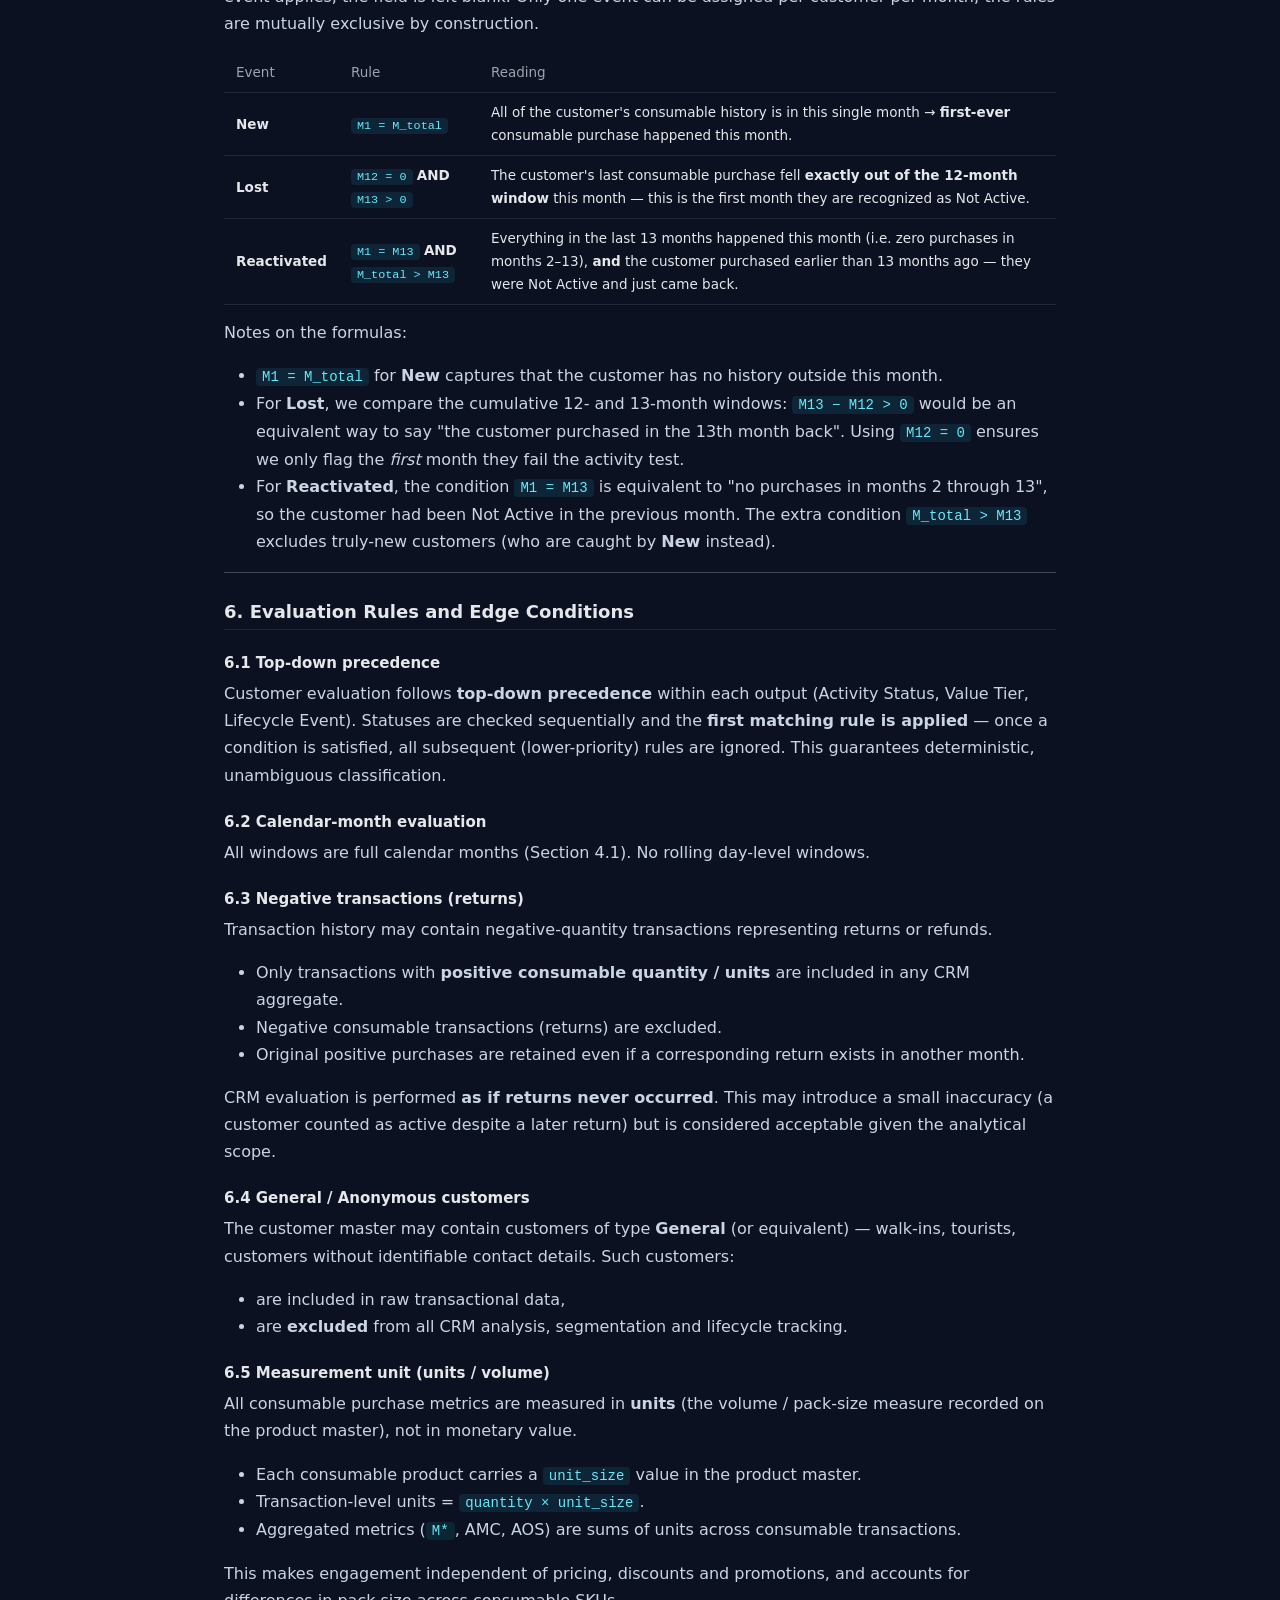
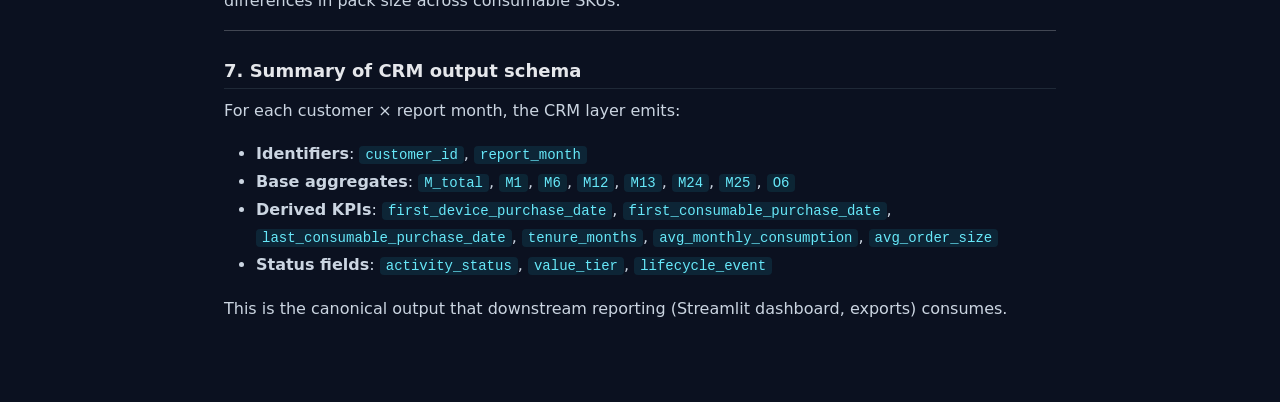
<file: docs/specs/crm_calculation_logic.html>
<!doctype html>
<html lang="en" data-bs-theme="dark">
<head>
<meta charset="utf-8">
<meta name="viewport" content="width=device-width, initial-scale=1">
<title>CRM Analytics – Business Logic (CRM Layer) &middot; CRM Analytics</title>
<link href="https://cdn.jsdelivr.net/npm/bootstrap@5.3.3/dist/css/bootstrap.min.css" rel="stylesheet">
<link href="https://cdn.jsdelivr.net/npm/bootstrap-icons@1.11.3/font/bootstrap-icons.min.css" rel="stylesheet">
<link rel="stylesheet" href="../assets/css/style.css">
</head>
<body class="docs-page">
<nav class="navbar navbar-expand-lg fixed-top bg-body-tertiary border-bottom border-secondary-subtle">
  <div class="container">
    <a class="navbar-brand fw-semibold d-flex align-items-center gap-2" href="../index.html">
      <i class="bi bi-bar-chart-line-fill text-primary"></i>
      <span>CRM&nbsp;Analytics</span>
    </a>
    <div class="ms-auto d-flex align-items-center gap-2">
      <a class="btn btn-sm btn-outline-light" href="../index.html"><i class="bi bi-house"></i> Home</a>
      <a class="btn btn-sm btn-primary" href="../dashboard.html">Dashboard <i class="bi bi-arrow-right"></i></a>
    </div>
  </div>
</nav>
<header class="docs-header" style="margin-top: 56px;">
  <div class="container">
    <a href="../index.html" class="back-link">&larr; Back to landing</a>
    <h1>CRM Analytics – Business Logic (CRM Layer)</h1>
  </div>
</header>
<main class="docs-body">
<h1 id="crm-analytics-business-logic-crm-layer">CRM Analytics – Business Logic (CRM Layer)</h1>
<h2 id="1-purpose">1. Purpose</h2>
<p>This document defines the <strong>CRM-specific analytical logic</strong> used to evaluate each customer's status, value tier and lifecycle events based on their <strong>consumable purchase behavior</strong>.</p>
<p>The scope is intentionally limited to <strong>CRM logic only</strong>. Topics such as data ingestion, storage, data modeling, dashboards and reporting are documented separately.</p>
<hr />
<h2 id="2-product-taxonomy">2. Product Taxonomy</h2>
<p>The product master groups items into the following categories:</p>
<table>
<thead>
<tr>
<th>Category</th>
<th>Description</th>
</tr>
</thead>
<tbody>
<tr>
<td><code>device</code></td>
<td>Durable main item; typically purchased once. Triggers entry into the customer base.</td>
</tr>
<tr>
<td><code>consumable</code></td>
<td>Recurring-purchase product attached to the device. <strong>Primary input to all CRM KPIs.</strong></td>
</tr>
<tr>
<td><code>accessories</code></td>
<td>Optional add-on items.</td>
</tr>
<tr>
<td><code>spare_parts</code></td>
<td>Replacement parts for the device.</td>
</tr>
</tbody>
</table>
<p><strong>Rule of scope.</strong> All CRM KPIs are computed from <code>consumable</code> transactions only, with one exception: the <strong>First Device Purchase Date</strong> KPI is computed from <code>device</code> transactions (Section 4.2).</p>
<hr />
<h2 id="3-analytical-model-overview-rfmt">3. Analytical Model Overview (RFMT)</h2>
<p>Customer evaluation is based on four behavioral dimensions:</p>
<ul>
<li><strong>Recency</strong> – how recently the customer purchased a consumable</li>
<li><strong>Frequency</strong> – how often the customer purchased consumables</li>
<li><strong>Monetary</strong> – how much volume (units) the customer generated from consumables</li>
<li><strong>Tenure</strong> – how long the customer has been purchasing consumables</li>
</ul>
<p>In this document RFMT is treated strictly as the <strong>input framework</strong>; the operational outputs are an Activity Status, a Value Tier (with the Passive override) and a Monthly Lifecycle Event, all defined in Section 5.</p>
<hr />
<h2 id="4-reporting-cadence-and-conventions">4. Reporting Cadence and Conventions</h2>
<h3 id="41-calendar-month-snapshot">4.1 Calendar-month snapshot</h3>
<p>The CRM layer produces one snapshot <strong>per calendar month</strong>, computed at <strong>month-end</strong>.</p>
<ul>
<li>When the report is generated for a month <em>M</em>, the evaluation date is the last day of <em>M</em>.</li>
<li>The "last 12 months" window for a report on <strong>April 2026</strong> is <strong>May 2025 → April 2026</strong> (12 full calendar months).</li>
<li>Partial months and day-level windows are intentionally not used — this keeps month-over-month comparisons stable.</li>
</ul>
<h3 id="42-per-customer-base-aggregates-the-m-fields">4.2 Per-customer base aggregates (the M-fields)</h3>
<p>For every customer and every report month the system precomputes the following base aggregates over <strong>consumable transactions only</strong> (positive units only — see Section 6.3):</p>
<table>
<thead>
<tr>
<th>Field</th>
<th>Definition</th>
</tr>
</thead>
<tbody>
<tr>
<td><code>M_total</code></td>
<td>Total consumable units purchased ever, across the customer's full history.</td>
</tr>
<tr>
<td><code>M1</code></td>
<td>Consumable units purchased in the <strong>last 1 calendar month</strong> (the report month).</td>
</tr>
<tr>
<td><code>M6</code></td>
<td>Consumable units purchased in the <strong>last 6 calendar months</strong>.</td>
</tr>
<tr>
<td><code>M12</code></td>
<td>Consumable units purchased in the <strong>last 12 calendar months</strong>.</td>
</tr>
<tr>
<td><code>M13</code></td>
<td>Consumable units purchased in the <strong>last 13 calendar months</strong>.</td>
</tr>
<tr>
<td><code>M24</code></td>
<td>Consumable units purchased in the <strong>last 24 calendar months</strong>.</td>
</tr>
<tr>
<td><code>M25</code></td>
<td>Consumable units purchased in the <strong>last 25 calendar months</strong>.</td>
</tr>
<tr>
<td><code>O6</code></td>
<td>Number of consumable <strong>orders</strong> (invoices) in the last 6 calendar months.</td>
</tr>
</tbody>
</table>
<p>The <code>M*</code> fields are deliberately overlapping (each is a cumulative window ending at the report month). They are the only intermediate signals required: every Activity Status, Value Tier, and Lifecycle Event below is derived from them by simple comparisons.</p>
<blockquote>
<p><strong>Why M13 and M25?</strong> They are not redundant with M12 and M24: the difference <code>M13 − M12</code> tells us whether the customer made a purchase exactly <strong>13 months ago</strong>, which is what we need to detect a fresh transition into the <em>Not Active</em> state. Same idea for M25.</p>
</blockquote>
<h3 id="43-derived-per-customer-kpis">4.3 Derived per-customer KPIs</h3>
<table>
<thead>
<tr>
<th>KPI</th>
<th>Formula</th>
<th>Notes</th>
</tr>
</thead>
<tbody>
<tr>
<td><strong>First Device Purchase Date</strong></td>
<td><code>MIN(invoice_date)</code> over <code>device</code> transactions</td>
<td>Entry into the customer base.</td>
</tr>
<tr>
<td><strong>First Consumable Purchase Date</strong></td>
<td><code>MIN(invoice_date)</code> over <code>consumable</code> transactions</td>
<td>Start of consumable lifecycle.</td>
</tr>
<tr>
<td><strong>Last Consumable Purchase Date</strong></td>
<td><code>MAX(invoice_date)</code> over <code>consumable</code> transactions</td>
<td>Most recent recurring engagement.</td>
</tr>
<tr>
<td><strong>Tenure Months</strong></td>
<td>calendar months between <code>first_consumable_purchase_date</code> and <code>report_month_end</code>, <strong>inclusive of the first purchase month</strong> (NULL if customer has never purchased a consumable)</td>
<td>How long the customer has been a consumable buyer. Loyalty / cohort axis.</td>
</tr>
<tr>
<td><strong>Average Monthly Consumption (AMC)</strong></td>
<td><code>M6 / 6</code></td>
<td>Unit volume per month, smoothed over 6 mo.</td>
</tr>
<tr>
<td><strong>Average Order Size (AOS)</strong></td>
<td><code>M6 / O6</code> (NULL if <code>O6 = 0</code>)</td>
<td>Average units per consumable order, last 6 mo.</td>
</tr>
</tbody>
</table>
<p><strong>Tenure Months convention.</strong> The first purchase month counts as month 1. Worked examples for a report month-end of April 2026:</p>
<table>
<thead>
<tr>
<th><code>first_consumable_purchase_date</code></th>
<th><code>tenure_months</code></th>
</tr>
</thead>
<tbody>
<tr>
<td>April 2026</td>
<td>1</td>
</tr>
<tr>
<td>March 2026</td>
<td>2</td>
</tr>
<tr>
<td>April 2025</td>
<td>13</td>
</tr>
<tr>
<td>January 2024</td>
<td>28</td>
</tr>
<tr>
<td>(never purchased a consumable)</td>
<td>NULL</td>
</tr>
</tbody>
</table>
<p>Equivalent formula:</p>
<pre><code>tenure_months = (YEAR(report_month_end) - YEAR(first_consumable_purchase_date)) * 12
              + (MONTH(report_month_end) - MONTH(first_consumable_purchase_date))
              + 1
</code></pre>
<p>NULL — not 0 — is used for customers with no consumable purchases, so that "first month of purchase" (<code>= 1</code>) and "never purchased" (<code>= NULL</code>) are unambiguously distinguishable.</p>
<hr />
<h2 id="5-customer-outputs-per-report-month">5. Customer Outputs (per report month)</h2>
<p>The CRM layer assigns three complementary outputs to every eligible customer in every report month:</p>
<ol>
<li><strong>Activity Status</strong> — Active vs Not Active (Section 5.1)</li>
<li><strong>Value Tier</strong> — Passive, or one of the volume tiers (Section 5.2). Defined only for Active customers.</li>
<li><strong>Monthly Lifecycle Event</strong> — New / Lost / Reactivated, or none (Section 5.3)</li>
</ol>
<p>These are independent fields and can be combined freely in reporting.</p>
<h3 id="51-activity-status">5.1 Activity Status</h3>
<p>Derived directly from <code>M12</code>:</p>
<table>
<thead>
<tr>
<th>Status</th>
<th>Rule</th>
<th>Meaning</th>
</tr>
</thead>
<tbody>
<tr>
<td><strong>Active</strong></td>
<td><code>M12 &gt; 0</code></td>
<td>At least one consumable purchase in the last 12 calendar months.</td>
</tr>
<tr>
<td><strong>Not Active</strong></td>
<td><code>M12 = 0</code></td>
<td>No consumable purchases in the last 12 calendar months.</td>
</tr>
</tbody>
</table>
<h3 id="52-value-tier-defined-for-active-customers-only">5.2 Value Tier (defined for Active customers only)</h3>
<p>The Value Tier is evaluated <strong>top-down with first-match precedence</strong> — once a row matches, all later rules are ignored. The first rule (Passive) overrides everything else.</p>
<blockquote>
<p><strong>Tier names.</strong> The names below (Diamond / Platinum / Gold / Silver / Bronze, plus Passive) are an initial proposal — they have a clear hierarchical reading. The thresholds on AMC and AOS are placeholders; final values will be calibrated against the synthetic dataset.</p>
</blockquote>
<table>
<thead>
<tr>
<th>Order</th>
<th>Tier</th>
<th>Rule</th>
<th>Intent</th>
</tr>
</thead>
<tbody>
<tr>
<td>1</td>
<td><strong>Passive</strong></td>
<td><code>M6 = 0</code></td>
<td>Active in 12-month window but <strong>silent for 6+ months</strong>. Override — applied before any volume tier.</td>
</tr>
<tr>
<td>2</td>
<td><strong>Diamond</strong></td>
<td><code>AMC ≥ T_high</code> <strong>AND</strong> <code>AOS ≥ A_high</code> <strong>AND</strong> <code>O6 ≥ F_high</code></td>
<td>Top: high recurring volume, large baskets <strong>and</strong> consistent order frequency.</td>
</tr>
<tr>
<td>3</td>
<td><strong>Platinum</strong></td>
<td><code>AMC ≥ T_high</code> <strong>AND</strong> <code>O6 ≥ F_mid</code></td>
<td>High recurring volume sustained across multiple orders.</td>
</tr>
<tr>
<td>4</td>
<td><strong>Gold</strong></td>
<td><code>AMC ≥ T_mid_high</code></td>
<td>Solid recurring buyer.</td>
</tr>
<tr>
<td>5</td>
<td><strong>Silver</strong></td>
<td><code>AMC ≥ T_mid</code></td>
<td>Moderate recurring buyer.</td>
</tr>
<tr>
<td>6</td>
<td><strong>Bronze</strong></td>
<td><code>AMC &gt; 0</code></td>
<td>Any recurring activity in the last 6 months.</td>
</tr>
</tbody>
</table>
<p>Threshold variables (<code>T_high</code>, <code>T_mid_high</code>, <code>T_mid</code>, <code>A_high</code>, <code>F_high</code>, <code>F_mid</code>) are defined in a separate calibration table once the synthetic data is in place.</p>
<blockquote>
<p><strong>Why a frequency gate on the top two tiers?</strong> Without <code>O6 ≥ F_*</code>, a customer who placed a single very large order in the last 6 months could land in Diamond/Platinum on volume alone. The frequency gate ensures that the top tiers reward <strong>sustained engagement</strong>, not one-off volume spikes — completing the RFMT picture (Diamond/Platinum exercise R, F and M; Gold/Silver/Bronze exercise M only and are differentiated purely by volume).</p>
<p><strong>Important.</strong> Because rule 1 (Passive) supersedes everything else, the Diamond → Bronze hierarchy is meaningful only for customers with at least one consumable purchase in the last 6 calendar months.</p>
</blockquote>
<h3 id="53-monthly-lifecycle-event">5.3 Monthly Lifecycle Event</h3>
<p>The Monthly Lifecycle Event captures what changed <strong>during the report month</strong>. It is optional — if no event applies, the field is left blank. Only one event can be assigned per customer per month; the rules are mutually exclusive by construction.</p>
<table>
<thead>
<tr>
<th>Event</th>
<th>Rule</th>
<th>Reading</th>
</tr>
</thead>
<tbody>
<tr>
<td><strong>New</strong></td>
<td><code>M1 = M_total</code></td>
<td>All of the customer's consumable history is in this single month → <strong>first-ever</strong> consumable purchase happened this month.</td>
</tr>
<tr>
<td><strong>Lost</strong></td>
<td><code>M12 = 0</code> <strong>AND</strong> <code>M13 &gt; 0</code></td>
<td>The customer's last consumable purchase fell <strong>exactly out of the 12-month window</strong> this month — this is the first month they are recognized as Not Active.</td>
</tr>
<tr>
<td><strong>Reactivated</strong></td>
<td><code>M1 = M13</code> <strong>AND</strong> <code>M_total &gt; M13</code></td>
<td>Everything in the last 13 months happened this month (i.e. zero purchases in months 2–13), <strong>and</strong> the customer purchased earlier than 13 months ago — they were Not Active and just came back.</td>
</tr>
</tbody>
</table>
<p>Notes on the formulas:</p>
<ul>
<li><code>M1 = M_total</code> for <strong>New</strong> captures that the customer has no history outside this month.</li>
<li>For <strong>Lost</strong>, we compare the cumulative 12- and 13-month windows: <code>M13 − M12 &gt; 0</code> would be an equivalent way to say "the customer purchased in the 13th month back". Using <code>M12 = 0</code> ensures we only flag the <em>first</em> month they fail the activity test.</li>
<li>For <strong>Reactivated</strong>, the condition <code>M1 = M13</code> is equivalent to "no purchases in months 2 through 13", so the customer had been Not Active in the previous month. The extra condition <code>M_total &gt; M13</code> excludes truly-new customers (who are caught by <strong>New</strong> instead).</li>
</ul>
<hr />
<h2 id="6-evaluation-rules-and-edge-conditions">6. Evaluation Rules and Edge Conditions</h2>
<h3 id="61-top-down-precedence">6.1 Top-down precedence</h3>
<p>Customer evaluation follows <strong>top-down precedence</strong> within each output (Activity Status, Value Tier, Lifecycle Event). Statuses are checked sequentially and the <strong>first matching rule is applied</strong> — once a condition is satisfied, all subsequent (lower-priority) rules are ignored. This guarantees deterministic, unambiguous classification.</p>
<h3 id="62-calendar-month-evaluation">6.2 Calendar-month evaluation</h3>
<p>All windows are full calendar months (Section 4.1). No rolling day-level windows.</p>
<h3 id="63-negative-transactions-returns">6.3 Negative transactions (returns)</h3>
<p>Transaction history may contain negative-quantity transactions representing returns or refunds.</p>
<ul>
<li>Only transactions with <strong>positive consumable quantity / units</strong> are included in any CRM aggregate.</li>
<li>Negative consumable transactions (returns) are excluded.</li>
<li>Original positive purchases are retained even if a corresponding return exists in another month.</li>
</ul>
<p>CRM evaluation is performed <strong>as if returns never occurred</strong>. This may introduce a small inaccuracy (a customer counted as active despite a later return) but is considered acceptable given the analytical scope.</p>
<h3 id="64-general-anonymous-customers">6.4 General / Anonymous customers</h3>
<p>The customer master may contain customers of type <strong>General</strong> (or equivalent) — walk-ins, tourists, customers without identifiable contact details. Such customers:</p>
<ul>
<li>are included in raw transactional data,</li>
<li>are <strong>excluded</strong> from all CRM analysis, segmentation and lifecycle tracking.</li>
</ul>
<h3 id="65-measurement-unit-units-volume">6.5 Measurement unit (units / volume)</h3>
<p>All consumable purchase metrics are measured in <strong>units</strong> (the volume / pack-size measure recorded on the product master), not in monetary value.</p>
<ul>
<li>Each consumable product carries a <code>unit_size</code> value in the product master.</li>
<li>Transaction-level units = <code>quantity × unit_size</code>.</li>
<li>Aggregated metrics (<code>M*</code>, AMC, AOS) are sums of units across consumable transactions.</li>
</ul>
<p>This makes engagement independent of pricing, discounts and promotions, and accounts for differences in pack size across consumable SKUs.</p>
<hr />
<h2 id="7-summary-of-crm-output-schema">7. Summary of CRM output schema</h2>
<p>For each customer × report month, the CRM layer emits:</p>
<ul>
<li><strong>Identifiers</strong>: <code>customer_id</code>, <code>report_month</code></li>
<li><strong>Base aggregates</strong>: <code>M_total</code>, <code>M1</code>, <code>M6</code>, <code>M12</code>, <code>M13</code>, <code>M24</code>, <code>M25</code>, <code>O6</code></li>
<li><strong>Derived KPIs</strong>: <code>first_device_purchase_date</code>, <code>first_consumable_purchase_date</code>, <code>last_consumable_purchase_date</code>, <code>tenure_months</code>, <code>avg_monthly_consumption</code>, <code>avg_order_size</code></li>
<li><strong>Status fields</strong>: <code>activity_status</code>, <code>value_tier</code>, <code>lifecycle_event</code></li>
</ul>
<p>This is the canonical output that downstream reporting (Streamlit dashboard, exports) consumes.</p>
</main>
<script src="https://cdn.jsdelivr.net/npm/bootstrap@5.3.3/dist/js/bootstrap.bundle.min.js"></script>
</body>
</html>
</file>
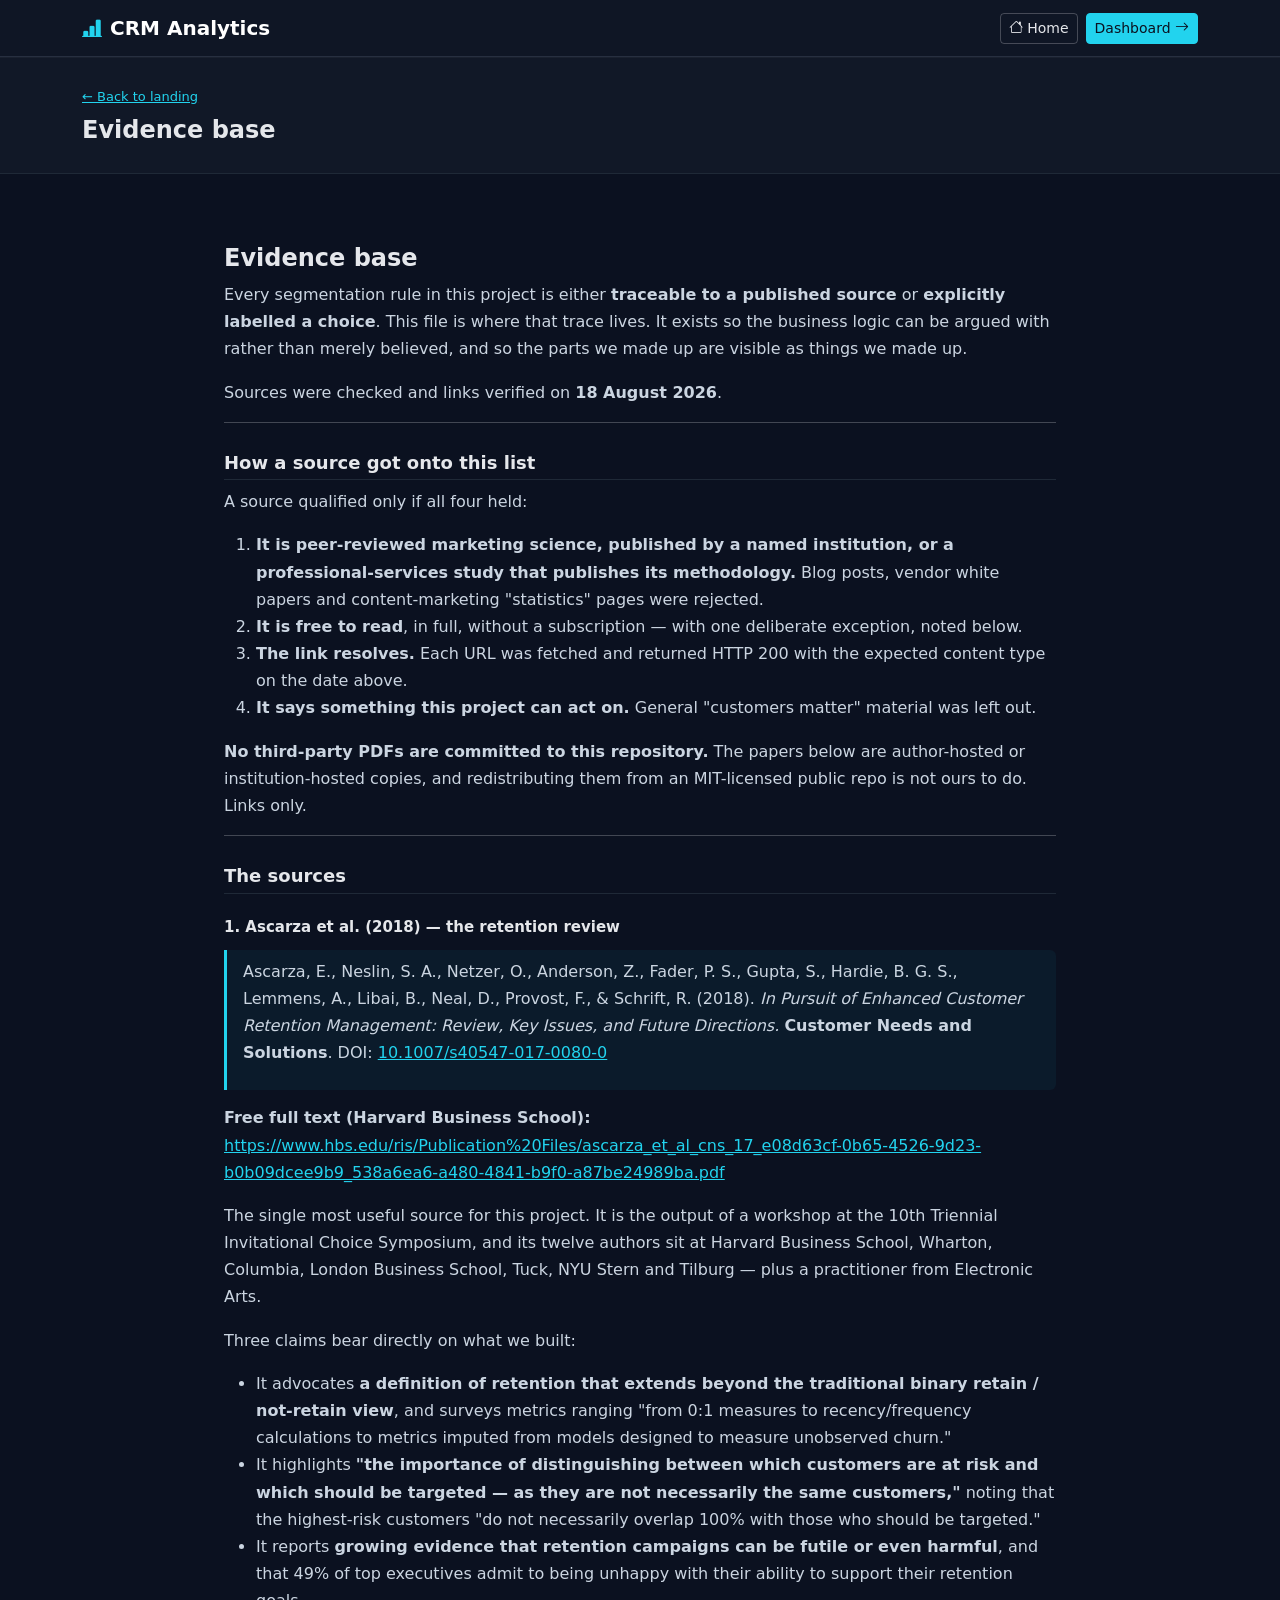
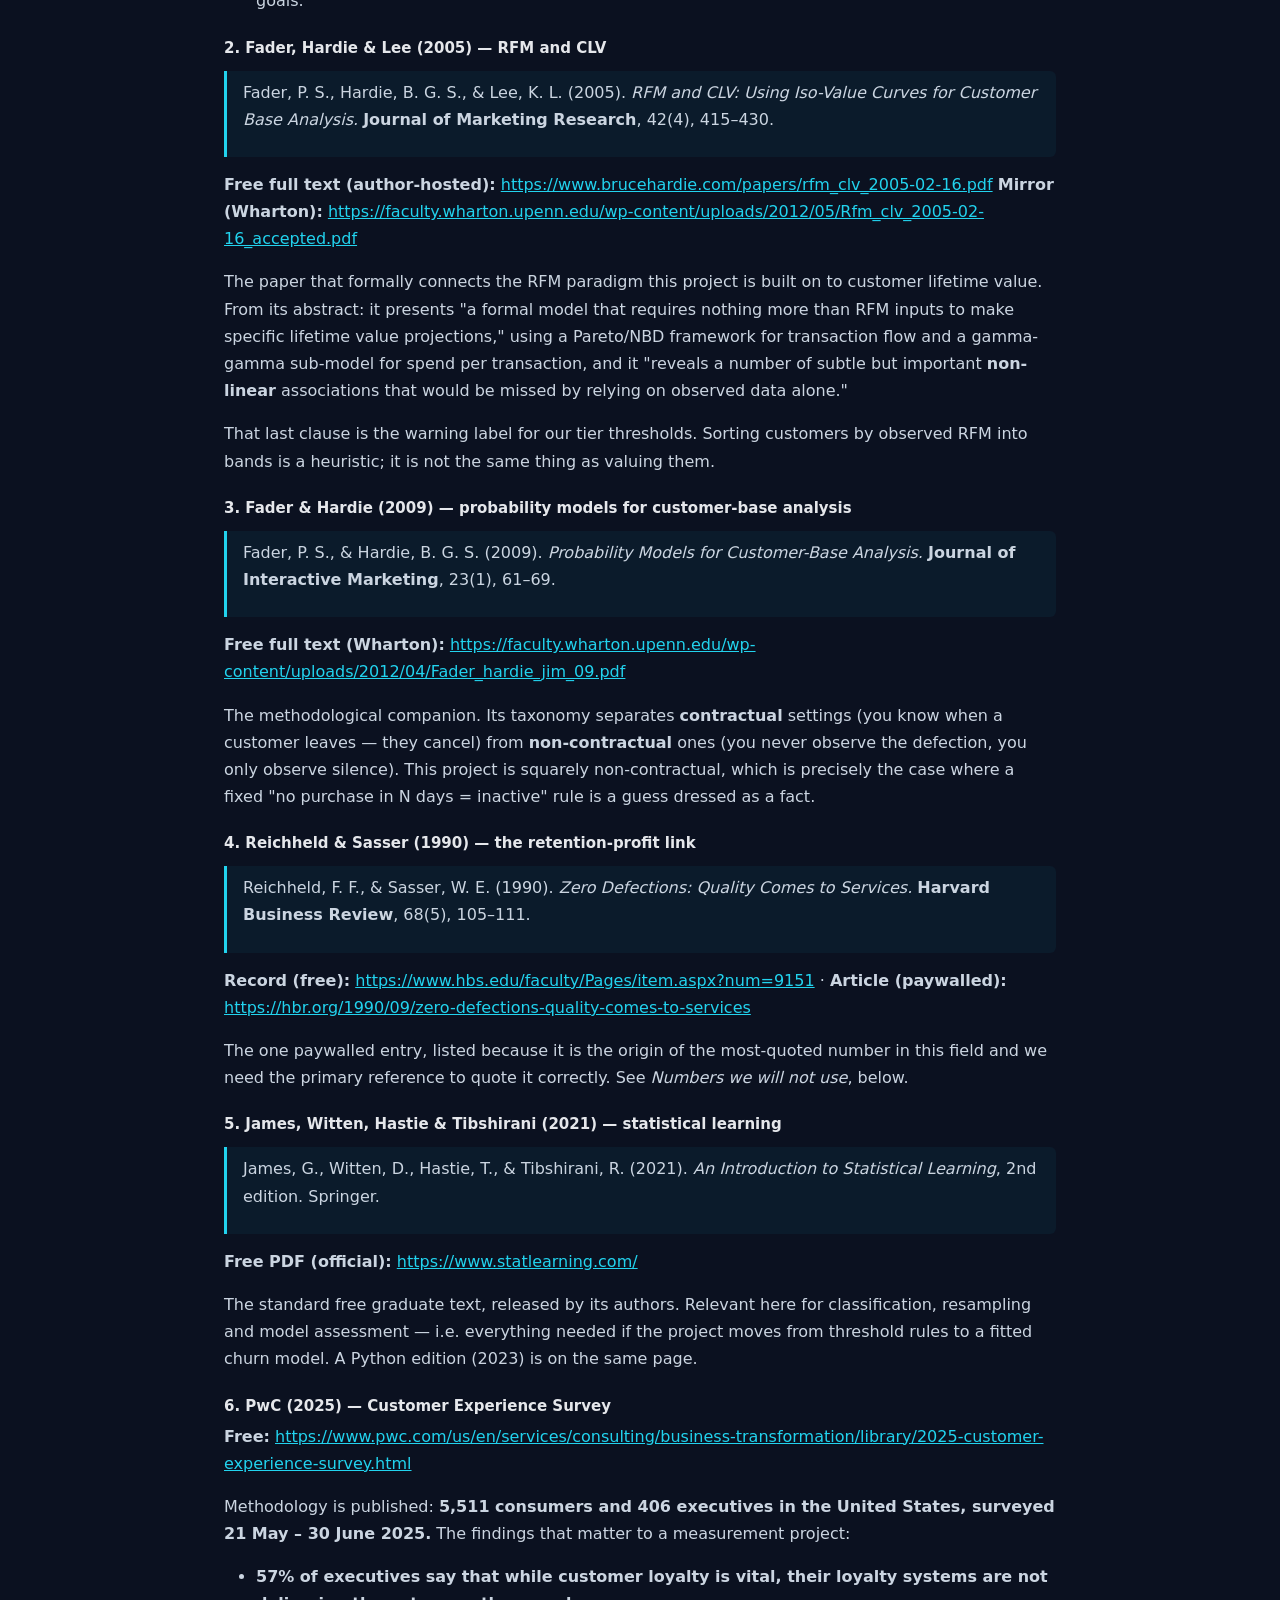
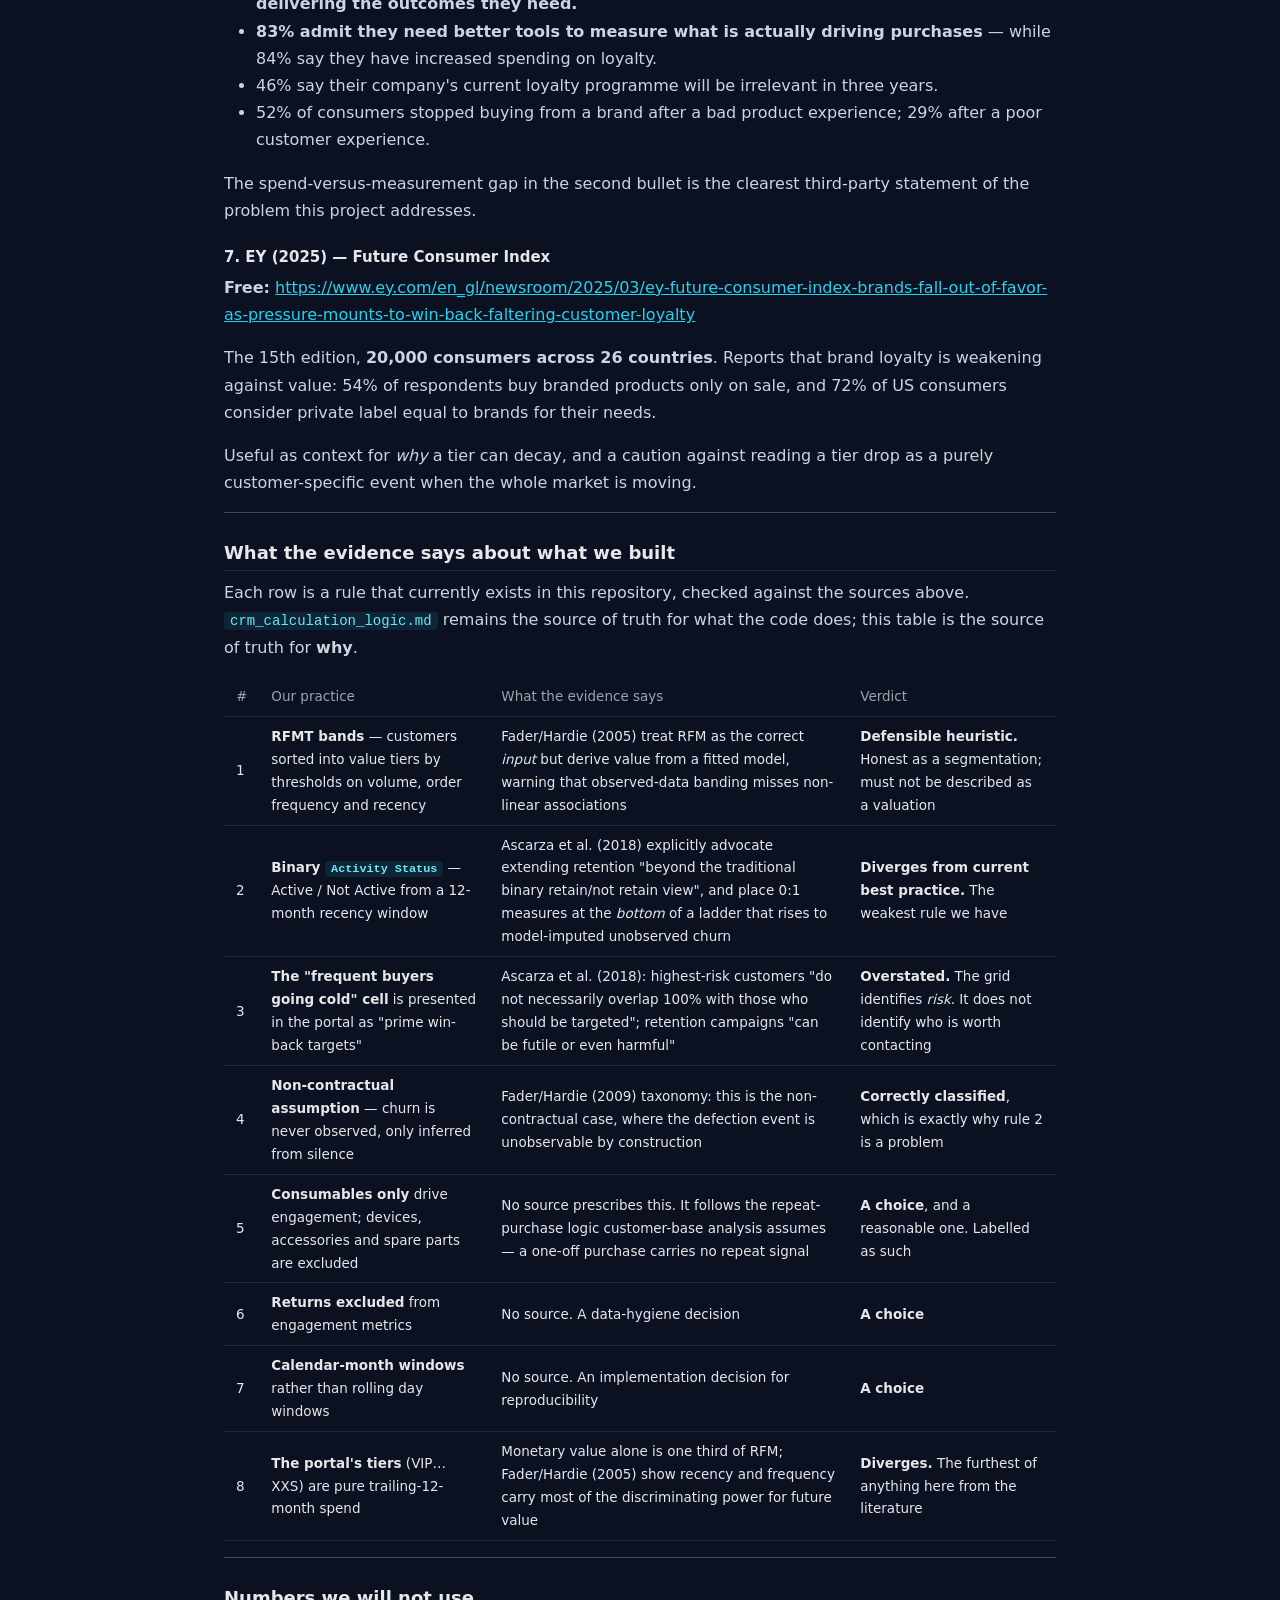
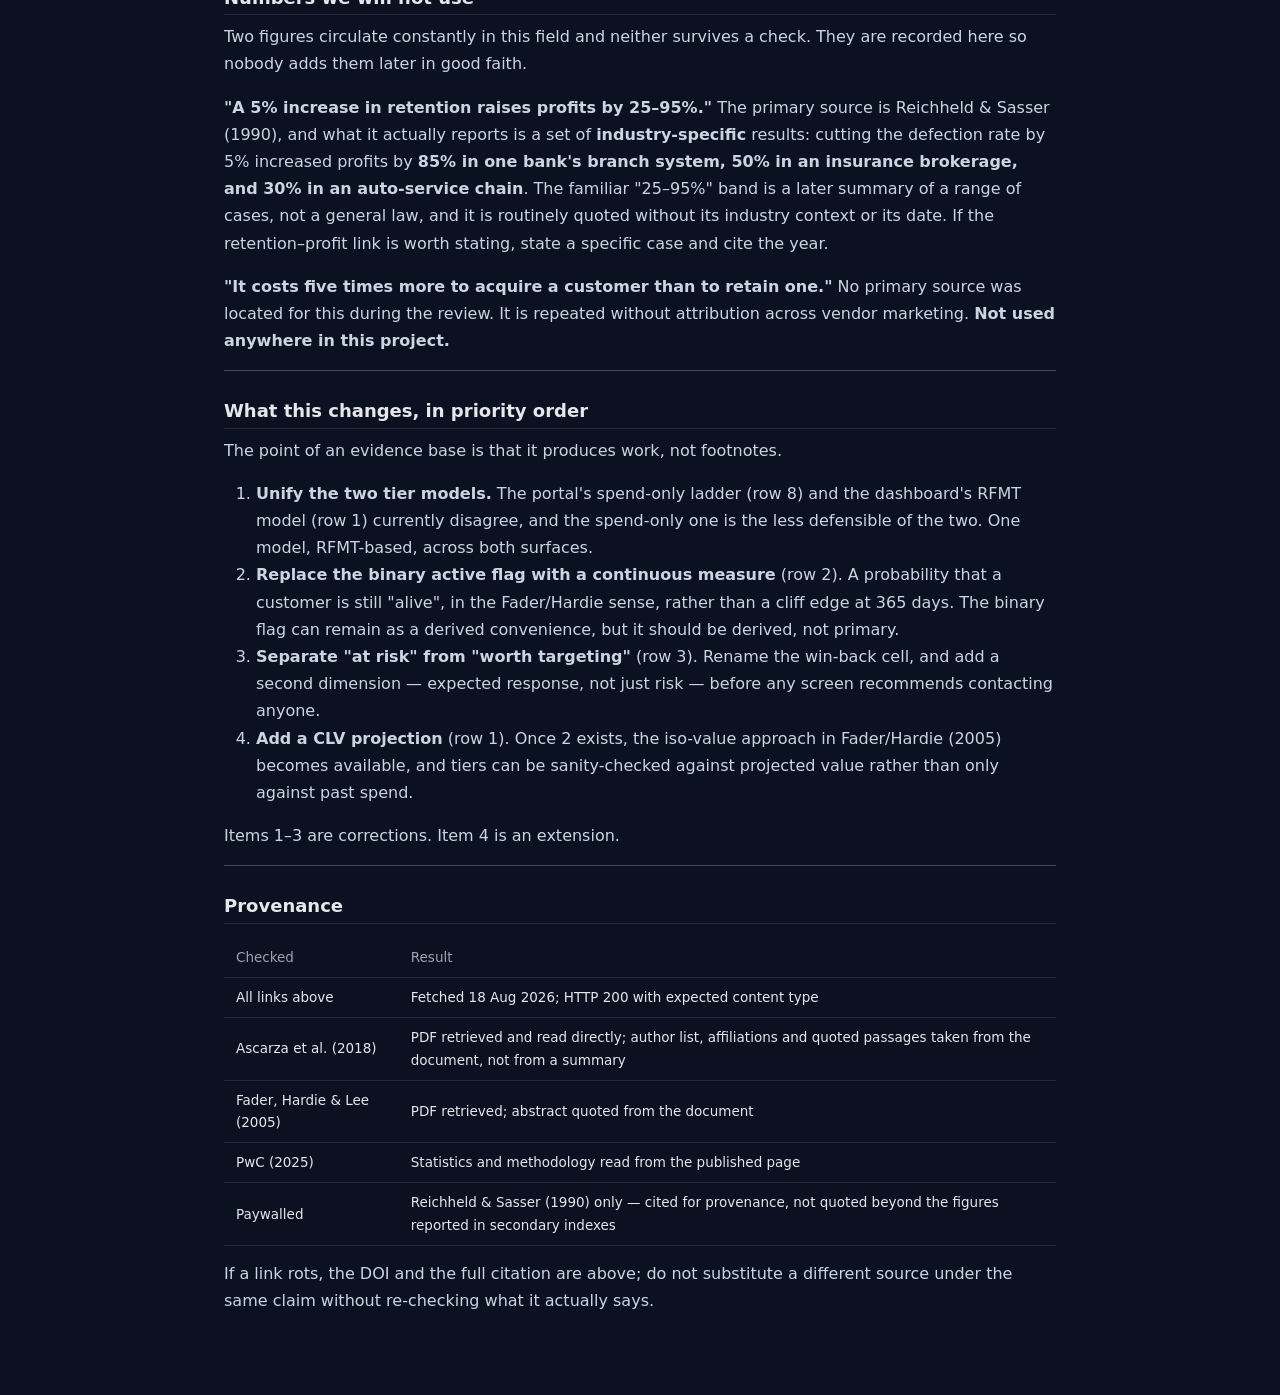
<file: docs/specs/evidence_base.html>
<!doctype html>
<html lang="en" data-bs-theme="dark">
<head>
<meta charset="utf-8">
<meta name="viewport" content="width=device-width, initial-scale=1">
<title>Evidence base &middot; CRM Analytics</title>
<link href="https://cdn.jsdelivr.net/npm/bootstrap@5.3.3/dist/css/bootstrap.min.css" rel="stylesheet">
<link href="https://cdn.jsdelivr.net/npm/bootstrap-icons@1.11.3/font/bootstrap-icons.min.css" rel="stylesheet">
<link rel="stylesheet" href="../assets/css/style.css">
</head>
<body class="docs-page">
<nav class="navbar navbar-expand-lg fixed-top bg-body-tertiary border-bottom border-secondary-subtle">
  <div class="container">
    <a class="navbar-brand fw-semibold d-flex align-items-center gap-2" href="../index.html">
      <i class="bi bi-bar-chart-line-fill text-primary"></i>
      <span>CRM&nbsp;Analytics</span>
    </a>
    <div class="ms-auto d-flex align-items-center gap-2">
      <a class="btn btn-sm btn-outline-light" href="../index.html"><i class="bi bi-house"></i> Home</a>
      <a class="btn btn-sm btn-primary" href="../dashboard.html">Dashboard <i class="bi bi-arrow-right"></i></a>
    </div>
  </div>
</nav>
<header class="docs-header" style="margin-top: 56px;">
  <div class="container">
    <a href="../index.html" class="back-link">&larr; Back to landing</a>
    <h1>Evidence base</h1>
  </div>
</header>
<main class="docs-body">
<h1 id="evidence-base">Evidence base</h1>
<p>Every segmentation rule in this project is either <strong>traceable to a published
source</strong> or <strong>explicitly labelled a choice</strong>. This file is where that trace
lives. It exists so the business logic can be argued with rather than merely
believed, and so the parts we made up are visible as things we made up.</p>
<p>Sources were checked and links verified on <strong>18 August 2026</strong>.</p>
<hr />
<h2 id="how-a-source-got-onto-this-list">How a source got onto this list</h2>
<p>A source qualified only if all four held:</p>
<ol>
<li><strong>It is peer-reviewed marketing science, published by a named institution, or
   a professional-services study that publishes its methodology.</strong> Blog posts,
   vendor white papers and content-marketing "statistics" pages were rejected.</li>
<li><strong>It is free to read</strong>, in full, without a subscription — with one deliberate
   exception, noted below.</li>
<li><strong>The link resolves.</strong> Each URL was fetched and returned HTTP 200 with the
   expected content type on the date above.</li>
<li><strong>It says something this project can act on.</strong> General "customers matter"
   material was left out.</li>
</ol>
<p><strong>No third-party PDFs are committed to this repository.</strong> The papers below are
author-hosted or institution-hosted copies, and redistributing them from an
MIT-licensed public repo is not ours to do. Links only.</p>
<hr />
<h2 id="the-sources">The sources</h2>
<h3 id="1-ascarza-et-al-2018-the-retention-review">1. Ascarza et al. (2018) — the retention review</h3>
<blockquote>
<p>Ascarza, E., Neslin, S. A., Netzer, O., Anderson, Z., Fader, P. S., Gupta, S.,
Hardie, B. G. S., Lemmens, A., Libai, B., Neal, D., Provost, F., &amp; Schrift, R.
(2018). <em>In Pursuit of Enhanced Customer Retention Management: Review, Key
Issues, and Future Directions.</em> <strong>Customer Needs and Solutions</strong>.
DOI: <a href="https://doi.org/10.1007/s40547-017-0080-0">10.1007/s40547-017-0080-0</a></p>
</blockquote>
<p><strong>Free full text (Harvard Business School):</strong>
<a href="https://www.hbs.edu/ris/Publication%20Files/ascarza_et_al_cns_17_e08d63cf-0b65-4526-9d23-b0b09dcee9b9_538a6ea6-a480-4841-b9f0-a87be24989ba.pdf">https://www.hbs.edu/ris/Publication%20Files/ascarza_et_al_cns_17_e08d63cf-0b65-4526-9d23-b0b09dcee9b9_538a6ea6-a480-4841-b9f0-a87be24989ba.pdf</a></p>
<p>The single most useful source for this project. It is the output of a workshop
at the 10th Triennial Invitational Choice Symposium, and its twelve authors sit
at Harvard Business School, Wharton, Columbia, London Business School, Tuck, NYU
Stern and Tilburg — plus a practitioner from Electronic Arts.</p>
<p>Three claims bear directly on what we built:</p>
<ul>
<li>It advocates <strong>a definition of retention that extends beyond the traditional
  binary retain / not-retain view</strong>, and surveys metrics ranging "from 0:1
  measures to recency/frequency calculations to metrics imputed from models
  designed to measure unobserved churn."</li>
<li>It highlights <strong>"the importance of distinguishing between which customers are
  at risk and which should be targeted — as they are not necessarily the same
  customers,"</strong> noting that the highest-risk customers "do not necessarily
  overlap 100% with those who should be targeted."</li>
<li>It reports <strong>growing evidence that retention campaigns can be futile or even
  harmful</strong>, and that 49% of top executives admit to being unhappy with their
  ability to support their retention goals.</li>
</ul>
<h3 id="2-fader-hardie-lee-2005-rfm-and-clv">2. Fader, Hardie &amp; Lee (2005) — RFM and CLV</h3>
<blockquote>
<p>Fader, P. S., Hardie, B. G. S., &amp; Lee, K. L. (2005). <em>RFM and CLV: Using
Iso-Value Curves for Customer Base Analysis.</em> <strong>Journal of Marketing
Research</strong>, 42(4), 415–430.</p>
</blockquote>
<p><strong>Free full text (author-hosted):</strong>
<a href="https://www.brucehardie.com/papers/rfm_clv_2005-02-16.pdf">https://www.brucehardie.com/papers/rfm_clv_2005-02-16.pdf</a>
<strong>Mirror (Wharton):</strong>
<a href="https://faculty.wharton.upenn.edu/wp-content/uploads/2012/05/Rfm_clv_2005-02-16_accepted.pdf">https://faculty.wharton.upenn.edu/wp-content/uploads/2012/05/Rfm_clv_2005-02-16_accepted.pdf</a></p>
<p>The paper that formally connects the RFM paradigm this project is built on to
customer lifetime value. From its abstract: it presents "a formal model that
requires nothing more than RFM inputs to make specific lifetime value
projections," using a Pareto/NBD framework for transaction flow and a
gamma-gamma sub-model for spend per transaction, and it "reveals a number of
subtle but important <strong>non-linear</strong> associations that would be missed by relying
on observed data alone."</p>
<p>That last clause is the warning label for our tier thresholds. Sorting customers
by observed RFM into bands is a heuristic; it is not the same thing as valuing
them.</p>
<h3 id="3-fader-hardie-2009-probability-models-for-customer-base-analysis">3. Fader &amp; Hardie (2009) — probability models for customer-base analysis</h3>
<blockquote>
<p>Fader, P. S., &amp; Hardie, B. G. S. (2009). <em>Probability Models for Customer-Base
Analysis.</em> <strong>Journal of Interactive Marketing</strong>, 23(1), 61–69.</p>
</blockquote>
<p><strong>Free full text (Wharton):</strong>
<a href="https://faculty.wharton.upenn.edu/wp-content/uploads/2012/04/Fader_hardie_jim_09.pdf">https://faculty.wharton.upenn.edu/wp-content/uploads/2012/04/Fader_hardie_jim_09.pdf</a></p>
<p>The methodological companion. Its taxonomy separates <strong>contractual</strong> settings
(you know when a customer leaves — they cancel) from <strong>non-contractual</strong> ones
(you never observe the defection, you only observe silence). This project is
squarely non-contractual, which is precisely the case where a fixed
"no purchase in N days = inactive" rule is a guess dressed as a fact.</p>
<h3 id="4-reichheld-sasser-1990-the-retention-profit-link">4. Reichheld &amp; Sasser (1990) — the retention-profit link</h3>
<blockquote>
<p>Reichheld, F. F., &amp; Sasser, W. E. (1990). <em>Zero Defections: Quality Comes to
Services.</em> <strong>Harvard Business Review</strong>, 68(5), 105–111.</p>
</blockquote>
<p><strong>Record (free):</strong> <a href="https://www.hbs.edu/faculty/Pages/item.aspx?num=9151">https://www.hbs.edu/faculty/Pages/item.aspx?num=9151</a> ·
<strong>Article (paywalled):</strong> <a href="https://hbr.org/1990/09/zero-defections-quality-comes-to-services">https://hbr.org/1990/09/zero-defections-quality-comes-to-services</a></p>
<p>The one paywalled entry, listed because it is the origin of the most-quoted
number in this field and we need the primary reference to quote it correctly.
See <em>Numbers we will not use</em>, below.</p>
<h3 id="5-james-witten-hastie-tibshirani-2021-statistical-learning">5. James, Witten, Hastie &amp; Tibshirani (2021) — statistical learning</h3>
<blockquote>
<p>James, G., Witten, D., Hastie, T., &amp; Tibshirani, R. (2021). <em>An Introduction to
Statistical Learning</em>, 2nd edition. Springer.</p>
</blockquote>
<p><strong>Free PDF (official):</strong> <a href="https://www.statlearning.com/">https://www.statlearning.com/</a></p>
<p>The standard free graduate text, released by its authors. Relevant here for
classification, resampling and model assessment — i.e. everything needed if the
project moves from threshold rules to a fitted churn model. A Python edition
(2023) is on the same page.</p>
<h3 id="6-pwc-2025-customer-experience-survey">6. PwC (2025) — Customer Experience Survey</h3>
<p><strong>Free:</strong> <a href="https://www.pwc.com/us/en/services/consulting/business-transformation/library/2025-customer-experience-survey.html">https://www.pwc.com/us/en/services/consulting/business-transformation/library/2025-customer-experience-survey.html</a></p>
<p>Methodology is published: <strong>5,511 consumers and 406 executives in the United
States, surveyed 21 May – 30 June 2025.</strong> The findings that matter to a
measurement project:</p>
<ul>
<li><strong>57% of executives say that while customer loyalty is vital, their loyalty
  systems are not delivering the outcomes they need.</strong></li>
<li><strong>83% admit they need better tools to measure what is actually driving
  purchases</strong> — while 84% say they have increased spending on loyalty.</li>
<li>46% say their company's current loyalty programme will be irrelevant in three
  years.</li>
<li>52% of consumers stopped buying from a brand after a bad product experience;
  29% after a poor customer experience.</li>
</ul>
<p>The spend-versus-measurement gap in the second bullet is the clearest
third-party statement of the problem this project addresses.</p>
<h3 id="7-ey-2025-future-consumer-index">7. EY (2025) — Future Consumer Index</h3>
<p><strong>Free:</strong> <a href="https://www.ey.com/en_gl/newsroom/2025/03/ey-future-consumer-index-brands-fall-out-of-favor-as-pressure-mounts-to-win-back-faltering-customer-loyalty">https://www.ey.com/en_gl/newsroom/2025/03/ey-future-consumer-index-brands-fall-out-of-favor-as-pressure-mounts-to-win-back-faltering-customer-loyalty</a></p>
<p>The 15th edition, <strong>20,000 consumers across 26 countries</strong>. Reports that brand
loyalty is weakening against value: 54% of respondents buy branded products only
on sale, and 72% of US consumers consider private label equal to brands for
their needs.</p>
<p>Useful as context for <em>why</em> a tier can decay, and a caution against reading a
tier drop as a purely customer-specific event when the whole market is moving.</p>
<hr />
<h2 id="what-the-evidence-says-about-what-we-built">What the evidence says about what we built</h2>
<p>Each row is a rule that currently exists in this repository, checked against the
sources above. <code>crm_calculation_logic.md</code> remains the source of truth for what
the code does; this table is the source of truth for <strong>why</strong>.</p>
<table>
<thead>
<tr>
<th>#</th>
<th>Our practice</th>
<th>What the evidence says</th>
<th>Verdict</th>
</tr>
</thead>
<tbody>
<tr>
<td>1</td>
<td><strong>RFMT bands</strong> — customers sorted into value tiers by thresholds on volume, order frequency and recency</td>
<td>Fader/Hardie (2005) treat RFM as the correct <em>input</em> but derive value from a fitted model, warning that observed-data banding misses non-linear associations</td>
<td><strong>Defensible heuristic.</strong> Honest as a segmentation; must not be described as a valuation</td>
</tr>
<tr>
<td>2</td>
<td><strong>Binary <code>Activity Status</code></strong> — Active / Not Active from a 12-month recency window</td>
<td>Ascarza et al. (2018) explicitly advocate extending retention "beyond the traditional binary retain/not retain view", and place 0:1 measures at the <em>bottom</em> of a ladder that rises to model-imputed unobserved churn</td>
<td><strong>Diverges from current best practice.</strong> The weakest rule we have</td>
</tr>
<tr>
<td>3</td>
<td><strong>The "frequent buyers going cold" cell</strong> is presented in the portal as "prime win-back targets"</td>
<td>Ascarza et al. (2018): highest-risk customers "do not necessarily overlap 100% with those who should be targeted"; retention campaigns "can be futile or even harmful"</td>
<td><strong>Overstated.</strong> The grid identifies <em>risk</em>. It does not identify who is worth contacting</td>
</tr>
<tr>
<td>4</td>
<td><strong>Non-contractual assumption</strong> — churn is never observed, only inferred from silence</td>
<td>Fader/Hardie (2009) taxonomy: this is the non-contractual case, where the defection event is unobservable by construction</td>
<td><strong>Correctly classified</strong>, which is exactly why rule 2 is a problem</td>
</tr>
<tr>
<td>5</td>
<td><strong>Consumables only</strong> drive engagement; devices, accessories and spare parts are excluded</td>
<td>No source prescribes this. It follows the repeat-purchase logic customer-base analysis assumes — a one-off purchase carries no repeat signal</td>
<td><strong>A choice</strong>, and a reasonable one. Labelled as such</td>
</tr>
<tr>
<td>6</td>
<td><strong>Returns excluded</strong> from engagement metrics</td>
<td>No source. A data-hygiene decision</td>
<td><strong>A choice</strong></td>
</tr>
<tr>
<td>7</td>
<td><strong>Calendar-month windows</strong> rather than rolling day windows</td>
<td>No source. An implementation decision for reproducibility</td>
<td><strong>A choice</strong></td>
</tr>
<tr>
<td>8</td>
<td><strong>The portal's tiers</strong> (VIP…XXS) are pure trailing-12-month spend</td>
<td>Monetary value alone is one third of RFM; Fader/Hardie (2005) show recency and frequency carry most of the discriminating power for future value</td>
<td><strong>Diverges.</strong> The furthest of anything here from the literature</td>
</tr>
</tbody>
</table>
<hr />
<h2 id="numbers-we-will-not-use">Numbers we will not use</h2>
<p>Two figures circulate constantly in this field and neither survives a check.
They are recorded here so nobody adds them later in good faith.</p>
<p><strong>"A 5% increase in retention raises profits by 25–95%."</strong>
The primary source is Reichheld &amp; Sasser (1990), and what it actually reports is
a set of <strong>industry-specific</strong> results: cutting the defection rate by 5%
increased profits by <strong>85% in one bank's branch system, 50% in an insurance
brokerage, and 30% in an auto-service chain</strong>. The familiar "25–95%" band is a
later summary of a range of cases, not a general law, and it is routinely quoted
without its industry context or its date. If the retention–profit link is worth
stating, state a specific case and cite the year.</p>
<p><strong>"It costs five times more to acquire a customer than to retain one."</strong>
No primary source was located for this during the review. It is repeated without
attribution across vendor marketing. <strong>Not used anywhere in this project.</strong></p>
<hr />
<h2 id="what-this-changes-in-priority-order">What this changes, in priority order</h2>
<p>The point of an evidence base is that it produces work, not footnotes.</p>
<ol>
<li><strong>Unify the two tier models.</strong> The portal's spend-only ladder (row 8) and the
   dashboard's RFMT model (row 1) currently disagree, and the spend-only one is
   the less defensible of the two. One model, RFMT-based, across both surfaces.</li>
<li><strong>Replace the binary active flag with a continuous measure</strong> (row 2). A
   probability that a customer is still "alive", in the Fader/Hardie sense,
   rather than a cliff edge at 365 days. The binary flag can remain as a derived
   convenience, but it should be derived, not primary.</li>
<li><strong>Separate "at risk" from "worth targeting"</strong> (row 3). Rename the win-back
   cell, and add a second dimension — expected response, not just risk — before
   any screen recommends contacting anyone.</li>
<li><strong>Add a CLV projection</strong> (row 1). Once 2 exists, the iso-value approach in
   Fader/Hardie (2005) becomes available, and tiers can be sanity-checked against
   projected value rather than only against past spend.</li>
</ol>
<p>Items 1–3 are corrections. Item 4 is an extension.</p>
<hr />
<h2 id="provenance">Provenance</h2>
<table>
<thead>
<tr>
<th>Checked</th>
<th>Result</th>
</tr>
</thead>
<tbody>
<tr>
<td>All links above</td>
<td>Fetched 18 Aug 2026; HTTP 200 with expected content type</td>
</tr>
<tr>
<td>Ascarza et al. (2018)</td>
<td>PDF retrieved and read directly; author list, affiliations and quoted passages taken from the document, not from a summary</td>
</tr>
<tr>
<td>Fader, Hardie &amp; Lee (2005)</td>
<td>PDF retrieved; abstract quoted from the document</td>
</tr>
<tr>
<td>PwC (2025)</td>
<td>Statistics and methodology read from the published page</td>
</tr>
<tr>
<td>Paywalled</td>
<td>Reichheld &amp; Sasser (1990) only — cited for provenance, not quoted beyond the figures reported in secondary indexes</td>
</tr>
</tbody>
</table>
<p>If a link rots, the DOI and the full citation are above; do not substitute a
different source under the same claim without re-checking what it actually says.</p>
</main>
<script src="https://cdn.jsdelivr.net/npm/bootstrap@5.3.3/dist/js/bootstrap.bundle.min.js"></script>
</body>
</html>
</file>
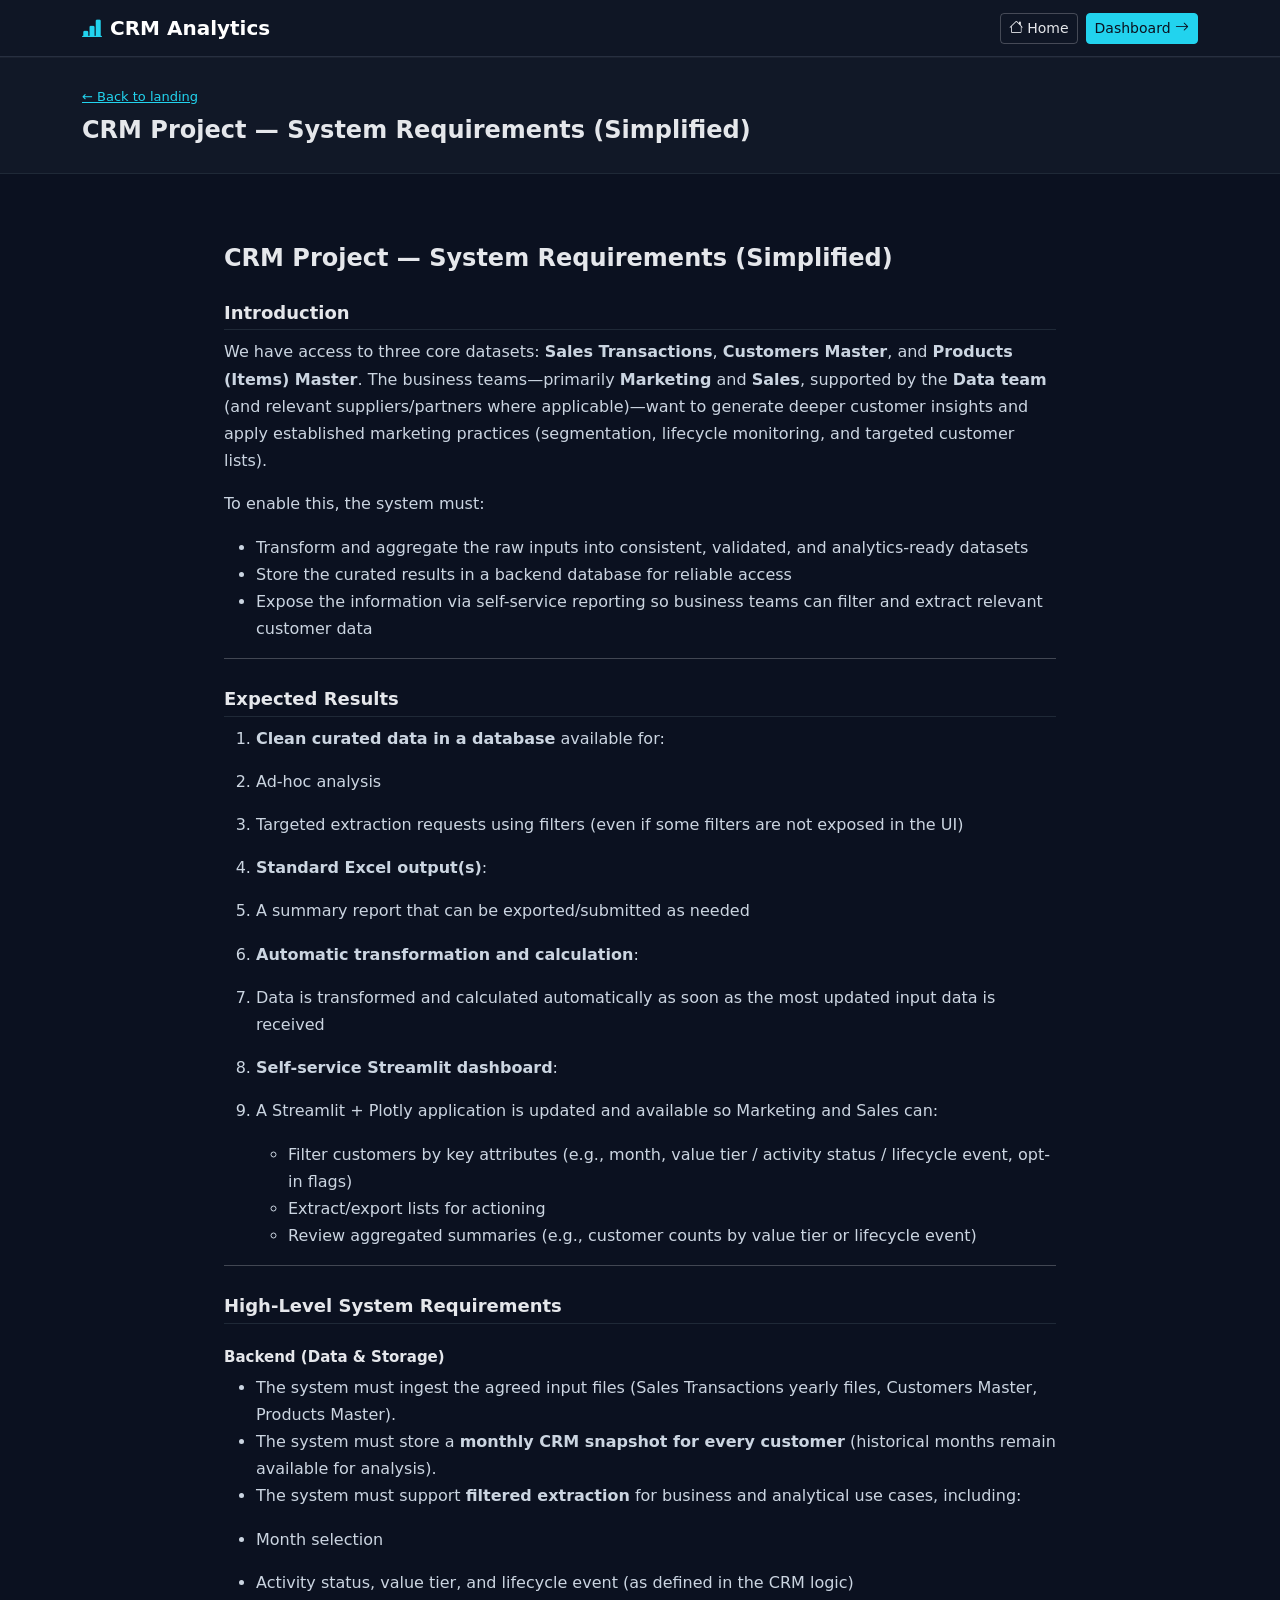
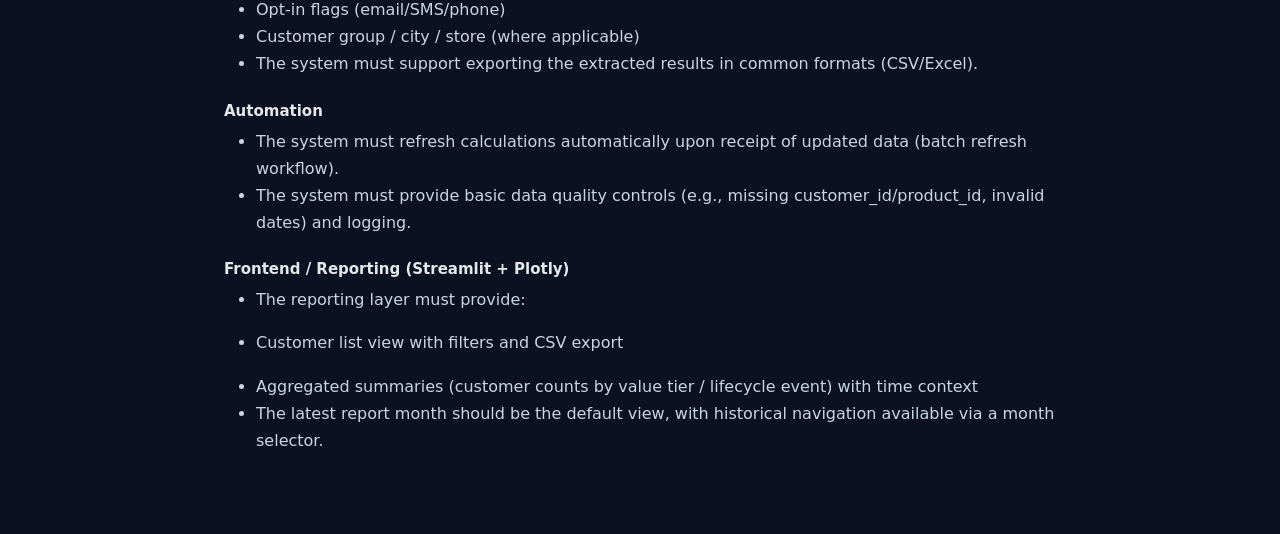
<file: docs/specs/project_requirements.html>
<!doctype html>
<html lang="en" data-bs-theme="dark">
<head>
<meta charset="utf-8">
<meta name="viewport" content="width=device-width, initial-scale=1">
<title>CRM Project — System Requirements (Simplified) &middot; CRM Analytics</title>
<link href="https://cdn.jsdelivr.net/npm/bootstrap@5.3.3/dist/css/bootstrap.min.css" rel="stylesheet">
<link href="https://cdn.jsdelivr.net/npm/bootstrap-icons@1.11.3/font/bootstrap-icons.min.css" rel="stylesheet">
<link rel="stylesheet" href="../assets/css/style.css">
</head>
<body class="docs-page">
<nav class="navbar navbar-expand-lg fixed-top bg-body-tertiary border-bottom border-secondary-subtle">
  <div class="container">
    <a class="navbar-brand fw-semibold d-flex align-items-center gap-2" href="../index.html">
      <i class="bi bi-bar-chart-line-fill text-primary"></i>
      <span>CRM&nbsp;Analytics</span>
    </a>
    <div class="ms-auto d-flex align-items-center gap-2">
      <a class="btn btn-sm btn-outline-light" href="../index.html"><i class="bi bi-house"></i> Home</a>
      <a class="btn btn-sm btn-primary" href="../dashboard.html">Dashboard <i class="bi bi-arrow-right"></i></a>
    </div>
  </div>
</nav>
<header class="docs-header" style="margin-top: 56px;">
  <div class="container">
    <a href="../index.html" class="back-link">&larr; Back to landing</a>
    <h1>CRM Project — System Requirements (Simplified)</h1>
  </div>
</header>
<main class="docs-body">
<h1 id="crm-project-system-requirements-simplified">CRM Project — System Requirements (Simplified)</h1>
<h2 id="introduction">Introduction</h2>
<p>We have access to three core datasets: <strong>Sales Transactions</strong>, <strong>Customers Master</strong>, and <strong>Products (Items) Master</strong>. The business teams—primarily <strong>Marketing</strong> and <strong>Sales</strong>, supported by the <strong>Data team</strong> (and relevant suppliers/partners where applicable)—want to generate deeper customer insights and apply established marketing practices (segmentation, lifecycle monitoring, and targeted customer lists).</p>
<p>To enable this, the system must:</p>
<ul>
<li>Transform and aggregate the raw inputs into consistent, validated, and analytics-ready datasets</li>
<li>Store the curated results in a backend database for reliable access</li>
<li>Expose the information via self-service reporting so business teams can filter and extract relevant customer data</li>
</ul>
<hr />
<h2 id="expected-results">Expected Results</h2>
<ol>
<li>
<p><strong>Clean curated data in a database</strong> available for:</p>
</li>
<li>
<p>Ad-hoc analysis</p>
</li>
<li>
<p>Targeted extraction requests using filters (even if some filters are not exposed in the UI)</p>
</li>
<li>
<p><strong>Standard Excel output(s)</strong>:</p>
</li>
<li>
<p>A summary report that can be exported/submitted as needed</p>
</li>
<li>
<p><strong>Automatic transformation and calculation</strong>:</p>
</li>
<li>
<p>Data is transformed and calculated automatically as soon as the most updated input data is received</p>
</li>
<li>
<p><strong>Self-service Streamlit dashboard</strong>:</p>
</li>
<li>
<p>A Streamlit + Plotly application is updated and available so Marketing and Sales can:</p>
<ul>
<li>Filter customers by key attributes (e.g., month, value tier / activity status / lifecycle event, opt-in flags)</li>
<li>Extract/export lists for actioning</li>
<li>Review aggregated summaries (e.g., customer counts by value tier or lifecycle event)</li>
</ul>
</li>
</ol>
<hr />
<h2 id="high-level-system-requirements">High-Level System Requirements</h2>
<h3 id="backend-data-storage">Backend (Data &amp; Storage)</h3>
<ul>
<li>The system must ingest the agreed input files (Sales Transactions yearly files, Customers Master, Products Master).</li>
<li>The system must store a <strong>monthly CRM snapshot for every customer</strong> (historical months remain available for analysis).</li>
<li>
<p>The system must support <strong>filtered extraction</strong> for business and analytical use cases, including:</p>
</li>
<li>
<p>Month selection</p>
</li>
<li>Activity status, value tier, and lifecycle event (as defined in the CRM logic)</li>
<li>Opt-in flags (email/SMS/phone)</li>
<li>Customer group / city / store (where applicable)</li>
<li>The system must support exporting the extracted results in common formats (CSV/Excel).</li>
</ul>
<h3 id="automation">Automation</h3>
<ul>
<li>The system must refresh calculations automatically upon receipt of updated data (batch refresh workflow).</li>
<li>The system must provide basic data quality controls (e.g., missing customer_id/product_id, invalid dates) and logging.</li>
</ul>
<h3 id="frontend-reporting-streamlit-plotly">Frontend / Reporting (Streamlit + Plotly)</h3>
<ul>
<li>
<p>The reporting layer must provide:</p>
</li>
<li>
<p>Customer list view with filters and CSV export</p>
</li>
<li>Aggregated summaries (customer counts by value tier / lifecycle event) with time context</li>
<li>The latest report month should be the default view, with historical navigation available via a month selector.</li>
</ul>
</main>
<script src="https://cdn.jsdelivr.net/npm/bootstrap@5.3.3/dist/js/bootstrap.bundle.min.js"></script>
</body>
</html>
</file>
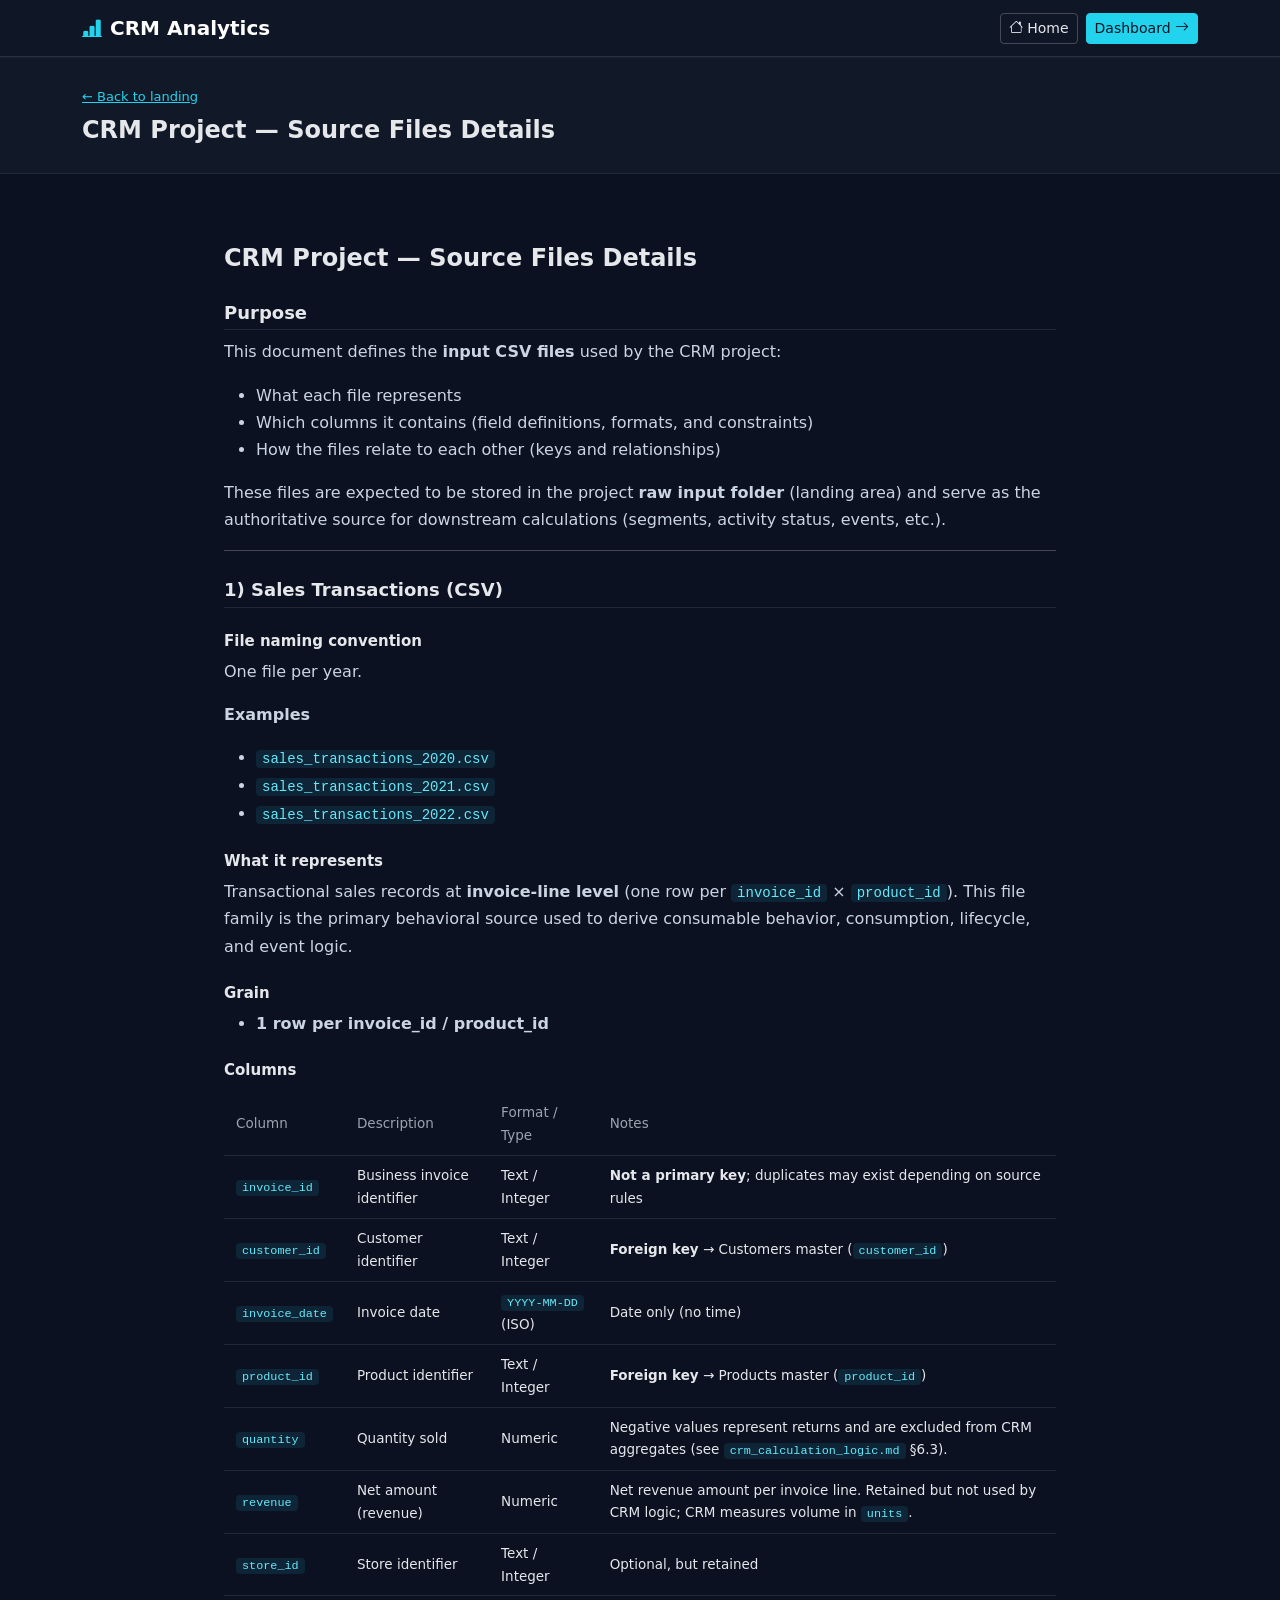
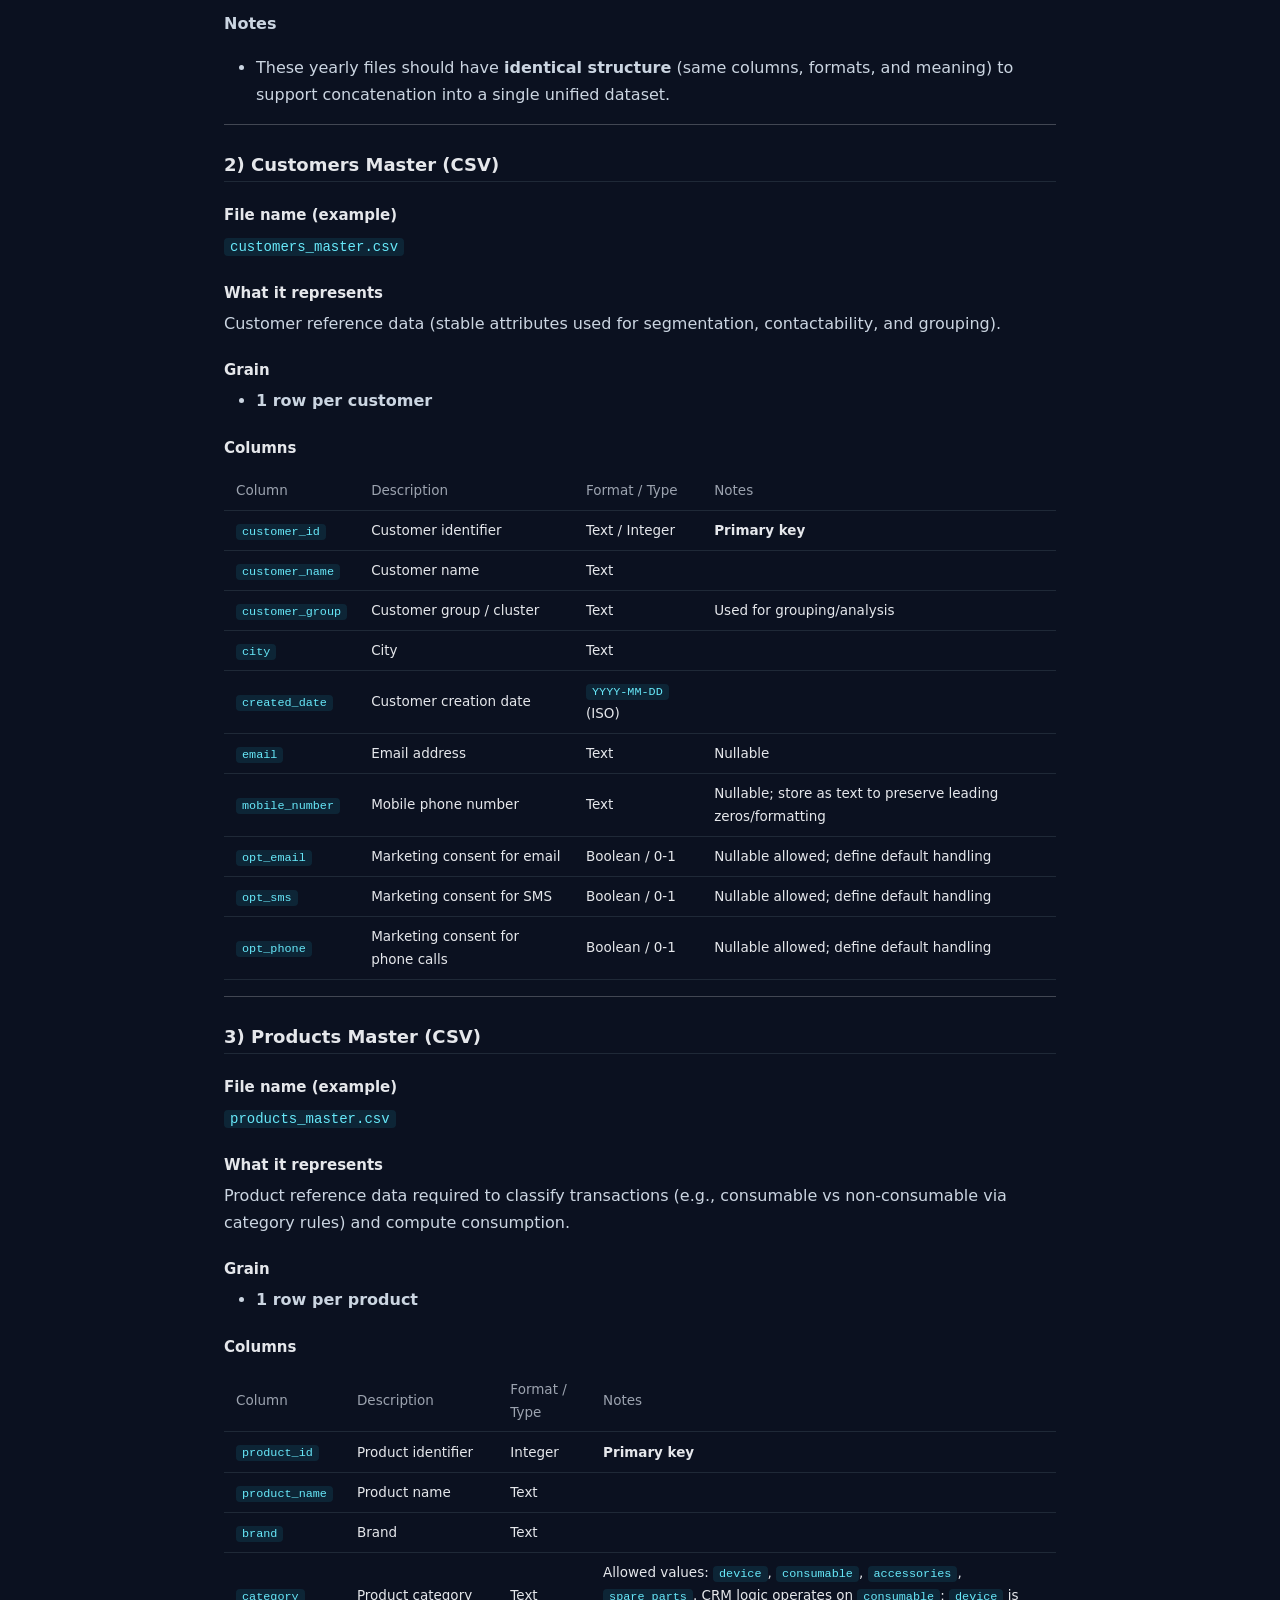
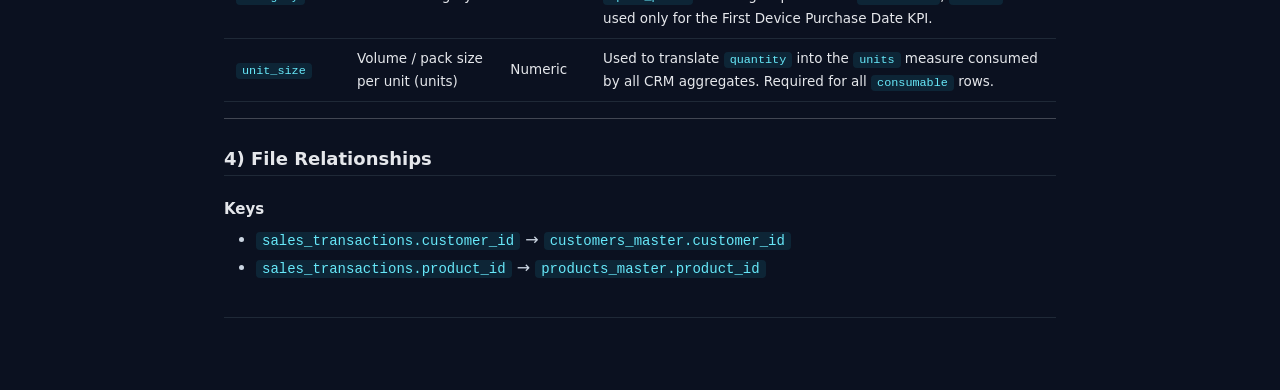
<file: docs/specs/source_files_specifications.html>
<!doctype html>
<html lang="en" data-bs-theme="dark">
<head>
<meta charset="utf-8">
<meta name="viewport" content="width=device-width, initial-scale=1">
<title>CRM Project — Source Files Details &middot; CRM Analytics</title>
<link href="https://cdn.jsdelivr.net/npm/bootstrap@5.3.3/dist/css/bootstrap.min.css" rel="stylesheet">
<link href="https://cdn.jsdelivr.net/npm/bootstrap-icons@1.11.3/font/bootstrap-icons.min.css" rel="stylesheet">
<link rel="stylesheet" href="../assets/css/style.css">
</head>
<body class="docs-page">
<nav class="navbar navbar-expand-lg fixed-top bg-body-tertiary border-bottom border-secondary-subtle">
  <div class="container">
    <a class="navbar-brand fw-semibold d-flex align-items-center gap-2" href="../index.html">
      <i class="bi bi-bar-chart-line-fill text-primary"></i>
      <span>CRM&nbsp;Analytics</span>
    </a>
    <div class="ms-auto d-flex align-items-center gap-2">
      <a class="btn btn-sm btn-outline-light" href="../index.html"><i class="bi bi-house"></i> Home</a>
      <a class="btn btn-sm btn-primary" href="../dashboard.html">Dashboard <i class="bi bi-arrow-right"></i></a>
    </div>
  </div>
</nav>
<header class="docs-header" style="margin-top: 56px;">
  <div class="container">
    <a href="../index.html" class="back-link">&larr; Back to landing</a>
    <h1>CRM Project — Source Files Details</h1>
  </div>
</header>
<main class="docs-body">
<h1 id="crm-project-source-files-details">CRM Project — Source Files Details</h1>
<h2 id="purpose">Purpose</h2>
<p>This document defines the <strong>input CSV files</strong> used by the CRM project:</p>
<ul>
<li>What each file represents</li>
<li>Which columns it contains (field definitions, formats, and constraints)</li>
<li>How the files relate to each other (keys and relationships)</li>
</ul>
<p>These files are expected to be stored in the project <strong>raw input folder</strong> (landing area) and serve as the authoritative source for downstream calculations (segments, activity status, events, etc.).</p>
<hr />
<h2 id="1-sales-transactions-csv">1) Sales Transactions (CSV)</h2>
<h3 id="file-naming-convention">File naming convention</h3>
<p>One file per year.</p>
<p><strong>Examples</strong></p>
<ul>
<li><code>sales_transactions_2020.csv</code></li>
<li><code>sales_transactions_2021.csv</code></li>
<li><code>sales_transactions_2022.csv</code></li>
</ul>
<h3 id="what-it-represents">What it represents</h3>
<p>Transactional sales records at <strong>invoice-line level</strong> (one row per <code>invoice_id</code> × <code>product_id</code>). This file family is the primary behavioral source used to derive consumable behavior, consumption, lifecycle, and event logic.</p>
<h3 id="grain">Grain</h3>
<ul>
<li><strong>1 row per invoice_id / product_id</strong></li>
</ul>
<h3 id="columns">Columns</h3>
<table>
<thead>
<tr>
<th>Column</th>
<th>Description</th>
<th>Format / Type</th>
<th>Notes</th>
</tr>
</thead>
<tbody>
<tr>
<td><code>invoice_id</code></td>
<td>Business invoice identifier</td>
<td>Text / Integer</td>
<td><strong>Not a primary key</strong>; duplicates may exist depending on source rules</td>
</tr>
<tr>
<td><code>customer_id</code></td>
<td>Customer identifier</td>
<td>Text / Integer</td>
<td><strong>Foreign key</strong> → Customers master (<code>customer_id</code>)</td>
</tr>
<tr>
<td><code>invoice_date</code></td>
<td>Invoice date</td>
<td><code>YYYY-MM-DD</code> (ISO)</td>
<td>Date only (no time)</td>
</tr>
<tr>
<td><code>product_id</code></td>
<td>Product identifier</td>
<td>Text / Integer</td>
<td><strong>Foreign key</strong> → Products master (<code>product_id</code>)</td>
</tr>
<tr>
<td><code>quantity</code></td>
<td>Quantity sold</td>
<td>Numeric</td>
<td>Negative values represent returns and are excluded from CRM aggregates (see <code>crm_calculation_logic.md</code> §6.3).</td>
</tr>
<tr>
<td><code>revenue</code></td>
<td>Net amount (revenue)</td>
<td>Numeric</td>
<td>Net revenue amount per invoice line. Retained but not used by CRM logic; CRM measures volume in <code>units</code>.</td>
</tr>
<tr>
<td><code>store_id</code></td>
<td>Store identifier</td>
<td>Text / Integer</td>
<td>Optional, but retained</td>
</tr>
</tbody>
</table>
<p><strong>Notes</strong></p>
<ul>
<li>These yearly files should have <strong>identical structure</strong> (same columns, formats, and meaning) to support concatenation into a single unified dataset.</li>
</ul>
<hr />
<h2 id="2-customers-master-csv">2) Customers Master (CSV)</h2>
<h3 id="file-name-example">File name (example)</h3>
<p><code>customers_master.csv</code></p>
<h3 id="what-it-represents_1">What it represents</h3>
<p>Customer reference data (stable attributes used for segmentation, contactability, and grouping).</p>
<h3 id="grain_1">Grain</h3>
<ul>
<li><strong>1 row per customer</strong></li>
</ul>
<h3 id="columns_1">Columns</h3>
<table>
<thead>
<tr>
<th>Column</th>
<th>Description</th>
<th>Format / Type</th>
<th>Notes</th>
</tr>
</thead>
<tbody>
<tr>
<td><code>customer_id</code></td>
<td>Customer identifier</td>
<td>Text / Integer</td>
<td><strong>Primary key</strong></td>
</tr>
<tr>
<td><code>customer_name</code></td>
<td>Customer name</td>
<td>Text</td>
<td></td>
</tr>
<tr>
<td><code>customer_group</code></td>
<td>Customer group / cluster</td>
<td>Text</td>
<td>Used for grouping/analysis</td>
</tr>
<tr>
<td><code>city</code></td>
<td>City</td>
<td>Text</td>
<td></td>
</tr>
<tr>
<td><code>created_date</code></td>
<td>Customer creation date</td>
<td><code>YYYY-MM-DD</code> (ISO)</td>
<td></td>
</tr>
<tr>
<td><code>email</code></td>
<td>Email address</td>
<td>Text</td>
<td>Nullable</td>
</tr>
<tr>
<td><code>mobile_number</code></td>
<td>Mobile phone number</td>
<td>Text</td>
<td>Nullable; store as text to preserve leading zeros/formatting</td>
</tr>
<tr>
<td><code>opt_email</code></td>
<td>Marketing consent for email</td>
<td>Boolean / 0-1</td>
<td>Nullable allowed; define default handling</td>
</tr>
<tr>
<td><code>opt_sms</code></td>
<td>Marketing consent for SMS</td>
<td>Boolean / 0-1</td>
<td>Nullable allowed; define default handling</td>
</tr>
<tr>
<td><code>opt_phone</code></td>
<td>Marketing consent for phone calls</td>
<td>Boolean / 0-1</td>
<td>Nullable allowed; define default handling</td>
</tr>
</tbody>
</table>
<hr />
<h2 id="3-products-master-csv">3) Products Master (CSV)</h2>
<h3 id="file-name-example_1">File name (example)</h3>
<p><code>products_master.csv</code></p>
<h3 id="what-it-represents_2">What it represents</h3>
<p>Product reference data required to classify transactions (e.g., consumable vs non-consumable via category rules) and compute consumption.</p>
<h3 id="grain_2">Grain</h3>
<ul>
<li><strong>1 row per product</strong></li>
</ul>
<h3 id="columns_2">Columns</h3>
<table>
<thead>
<tr>
<th>Column</th>
<th>Description</th>
<th>Format / Type</th>
<th>Notes</th>
</tr>
</thead>
<tbody>
<tr>
<td><code>product_id</code></td>
<td>Product identifier</td>
<td>Integer</td>
<td><strong>Primary key</strong></td>
</tr>
<tr>
<td><code>product_name</code></td>
<td>Product name</td>
<td>Text</td>
<td></td>
</tr>
<tr>
<td><code>brand</code></td>
<td>Brand</td>
<td>Text</td>
<td></td>
</tr>
<tr>
<td><code>category</code></td>
<td>Product category</td>
<td>Text</td>
<td>Allowed values: <code>device</code>, <code>consumable</code>, <code>accessories</code>, <code>spare_parts</code>. CRM logic operates on <code>consumable</code>; <code>device</code> is used only for the First Device Purchase Date KPI.</td>
</tr>
<tr>
<td><code>unit_size</code></td>
<td>Volume / pack size per unit (units)</td>
<td>Numeric</td>
<td>Used to translate <code>quantity</code> into the <code>units</code> measure consumed by all CRM aggregates. Required for all <code>consumable</code> rows.</td>
</tr>
</tbody>
</table>
<hr />
<h2 id="4-file-relationships">4) File Relationships</h2>
<h3 id="keys">Keys</h3>
<ul>
<li><code>sales_transactions.customer_id</code> → <code>customers_master.customer_id</code></li>
<li><code>sales_transactions.product_id</code> → <code>products_master.product_id</code></li>
</ul>
<h2 id="_1"></h2>
</main>
<script src="https://cdn.jsdelivr.net/npm/bootstrap@5.3.3/dist/js/bootstrap.bundle.min.js"></script>
</body>
</html>
</file>
<file: docs/assets/css/landing.css>
/* CRM Analytics — landing page.
 *
 * A product landing page for a tool that is not for sale: the brief was to
 * build it as if it were. So it is written like one — outcome first, proof
 * second, mechanics third — while the one thing it will not do is imply a
 * customer, a price or a result that does not exist. Every number quoted on
 * the page is read off the demo it links to.
 *
 * Bright, warm, and deliberately the SAME family as the portal: cream ground,
 * deep green, gold. Clicking through to the demo should feel like staying in
 * one product rather than jumping to another site.
 *
 * Self-contained — no framework. Motion is CSS; landing.js only adds a class
 * when a section scrolls into view, and does nothing at all when the visitor
 * asks for reduced motion.
 */

:root {
  --bg:        #FBFAF7;
  --bg-warm:   #F5F1E8;
  --surface:   #FFFFFF;
  --ink:       #16211D;
  --ink-2:     #55635E;
  --ink-3:     #8B968F;
  --brand:     #14614E;
  --brand-2:   #1E7A61;
  --brand-ink: #0C3D31;
  --mint:      #EAF3EF;
  --gold:      #B98A3E;
  --gold-2:    #D9AE62;
  --gold-soft: #FAF2E2;
  --line:      #E6E2D6;
  --line-2:    #EFEBE1;
  --shadow-sm: 0 1px 2px rgba(22,33,29,.05), 0 6px 18px -10px rgba(22,33,29,.14);
  --shadow-md: 0 2px 6px rgba(22,33,29,.06), 0 20px 44px -20px rgba(22,33,29,.22);
  --shadow-lg: 0 30px 70px -28px rgba(12,61,49,.36);
  --r:         16px;
  --maxw:      1160px;
}

* { margin: 0; padding: 0; box-sizing: border-box; }
html { scroll-behavior: smooth; -webkit-text-size-adjust: 100%; }

body {
  background: var(--bg);
  color: var(--ink);
  font-family: "Schibsted Grotesk", system-ui, -apple-system, "Segoe UI", sans-serif;
  font-size: 16.5px;
  line-height: 1.62;
  -webkit-font-smoothing: antialiased;
  overflow-x: hidden;
}

img { max-width: 100%; height: auto; display: block; }
a { color: var(--brand); text-decoration: none; }
.wrap { width: 100%; max-width: var(--maxw); margin: 0 auto; padding: 0 22px; }

h1, h2, h3 { letter-spacing: -.028em; line-height: 1.1; font-weight: 700; }

/* ═════════════════════════════════════════════════════════ motion */

/* Everything that animates starts in its resting, visible state and is only
   displaced by `.anim`. If landing.js never runs — blocked, failed, disabled —
   the page is simply the finished page, never a blank one waiting for JS. */
.anim { opacity: 0; transform: translateY(18px); }
.anim.in { opacity: 1; transform: none; transition: opacity .7s cubic-bezier(.22,.7,.3,1), transform .7s cubic-bezier(.22,.7,.3,1); }
.anim.d1.in { transition-delay: .08s; }
.anim.d2.in { transition-delay: .16s; }
.anim.d3.in { transition-delay: .24s; }
.anim.d4.in { transition-delay: .32s; }

@media (prefers-reduced-motion: reduce) {
  html { scroll-behavior: auto; }
  .anim, .anim.in { opacity: 1; transform: none; transition: none; }
  .float, .pulse { animation: none !important; }
  .bar-fill, .ring-arc { transition: none !important; }
}

@keyframes float-y {
  0%, 100% { transform: translateY(0); }
  50%      { transform: translateY(-11px); }
}
.float { animation: float-y 7s ease-in-out infinite; }
.float.slow { animation-duration: 9.5s; animation-delay: -3s; }

@keyframes pulse-ring {
  0%   { box-shadow: 0 0 0 0 rgba(30,122,97,.34); }
  70%  { box-shadow: 0 0 0 12px rgba(30,122,97,0); }
  100% { box-shadow: 0 0 0 0 rgba(30,122,97,0); }
}
.pulse { animation: pulse-ring 2.6s ease-out infinite; }

/* ════════════════════════════════════════════════════════════ nav */

.nav {
  position: sticky; top: 0; z-index: 60;
  background: rgba(251,250,247,.82);
  backdrop-filter: blur(14px); -webkit-backdrop-filter: blur(14px);
  border-bottom: 1px solid transparent;
  transition: border-color .2s, box-shadow .2s;
}
.nav.stuck { border-bottom-color: var(--line); box-shadow: 0 6px 24px -18px rgba(22,33,29,.5); }
.nav-in { display: flex; align-items: center; gap: 26px; height: 66px; }
.brand { display: flex; align-items: center; gap: 10px; font-weight: 700; font-size: 16px; color: var(--ink); }
.brand-dot {
  width: 30px; height: 30px; border-radius: 9px; flex-shrink: 0;
  background: linear-gradient(145deg, var(--brand-2), var(--brand));
  color: #fff; display: grid; place-items: center;
  font-size: 12.5px; font-weight: 800; letter-spacing: .02em;
}
.nav-links { display: flex; gap: 26px; margin-left: auto; }
.nav-links a { color: var(--ink-2); font-size: 15px; font-weight: 500; transition: color .15s; }
.nav-links a:hover { color: var(--brand); }
@media (max-width: 900px) { .nav-links { display: none; } }

/* ════════════════════════════════════════════════════════ buttons */

.btn {
  display: inline-flex; align-items: center; justify-content: center; gap: 9px;
  padding: 14px 24px; border-radius: 12px;
  font-size: 15.5px; font-weight: 600; line-height: 1;
  border: 1px solid transparent; cursor: pointer; white-space: nowrap;
  transition: transform .15s cubic-bezier(.22,.7,.3,1), box-shadow .2s, background .18s, color .18s, border-color .18s;
}
.btn-primary {
  background: var(--brand); color: #fff; border-color: var(--brand);
  box-shadow: 0 12px 26px -12px rgba(20,97,78,.75);
}
.btn-primary:hover { background: var(--brand-2); border-color: var(--brand-2); transform: translateY(-2px); box-shadow: 0 18px 34px -14px rgba(20,97,78,.8); }
.btn-ghost { background: var(--surface); color: var(--ink); border-color: var(--line); box-shadow: var(--shadow-sm); }
.btn-ghost:hover { border-color: var(--brand); color: var(--brand); transform: translateY(-2px); }
.btn-sm { padding: 10px 18px; font-size: 14.5px; border-radius: 10px; }
.btn .arw { transition: transform .18s; }
.btn:hover .arw { transform: translateX(3px); }

/* ═══════════════════════════════════════════════════════════ hero */

.hero { position: relative; padding: 64px 0 20px; overflow: hidden; }
.hero::before {
  content: ""; position: absolute; inset: -220px -10% auto -10%; height: 900px;
  pointer-events: none; z-index: 0;
  background:
    radial-gradient(720px 380px at 18% 26%, rgba(30,122,97,.13), transparent 66%),
    radial-gradient(620px 340px at 88% 6%, rgba(217,174,98,.20), transparent 68%);
}
.hero > .wrap { position: relative; z-index: 1; }
.hero-grid { display: grid; grid-template-columns: 1.02fr .98fr; gap: 54px; align-items: center; }
@media (max-width: 980px) { .hero-grid { grid-template-columns: 1fr; gap: 40px; } }

.pill {
  display: inline-flex; align-items: center; gap: 9px;
  padding: 7px 15px 7px 9px; border-radius: 999px;
  background: var(--surface); border: 1px solid var(--line);
  box-shadow: var(--shadow-sm);
  font-size: 13px; font-weight: 600; color: var(--ink-2);
}
.pill b { color: var(--brand); font-weight: 700; }
.pill .dot {
  width: 8px; height: 8px; border-radius: 50%; background: var(--brand-2);
  margin-left: 5px;
}

h1 { margin-top: 24px; font-size: clamp(36px, 5.4vw, 58px); max-width: 15ch; }
h1 em {
  font-style: normal; position: relative; white-space: nowrap;
  color: var(--brand);
}
/* The underline is drawn, not typed — it sweeps in once the hero settles. */
h1 em::after {
  content: ""; position: absolute; left: 0; right: 0; bottom: .04em; height: .13em;
  background: linear-gradient(90deg, var(--gold-2), var(--gold));
  border-radius: 3px; transform-origin: left; transform: scaleX(0);
  animation: sweep .8s .45s cubic-bezier(.22,.7,.3,1) forwards;
}
@keyframes sweep { to { transform: scaleX(1); } }
@media (prefers-reduced-motion: reduce) { h1 em::after { animation: none; transform: scaleX(1); } }

.lede { margin-top: 22px; font-size: clamp(17px, 2vw, 19.5px); color: var(--ink-2); max-width: 52ch; }
.cta-row { display: flex; flex-wrap: wrap; gap: 12px; margin-top: 32px; }
.trust { display: flex; flex-wrap: wrap; gap: 8px 22px; margin-top: 26px; font-size: 14px; color: var(--ink-3); }
.trust span { display: inline-flex; align-items: center; gap: 8px; }
.trust svg { color: var(--brand-2); flex-shrink: 0; }

/* ── hero visual: a browser frame + cards that float over it ── */
.visual { position: relative; }
.browser {
  border-radius: 14px; overflow: hidden; background: var(--surface);
  border: 1px solid var(--line); box-shadow: var(--shadow-lg);
}
.browser-bar {
  display: flex; align-items: center; gap: 7px;
  padding: 11px 14px; background: #F3F1EA; border-bottom: 1px solid var(--line);
}
.browser-bar i { width: 10px; height: 10px; border-radius: 50%; background: #D8D3C4; }
.browser-url {
  margin-left: 8px; flex: 1; height: 22px; border-radius: 6px;
  background: #FBFAF7; border: 1px solid var(--line-2);
  font-size: 11px; color: var(--ink-3); display: flex; align-items: center;
  padding: 0 9px; overflow: hidden; white-space: nowrap;
}

.card-float {
  position: absolute; z-index: 3;
  background: var(--surface); border: 1px solid var(--line);
  border-radius: 13px; box-shadow: var(--shadow-md);
  padding: 13px 15px; min-width: 172px;
}
.card-float .cf-label {
  font-size: 10.5px; letter-spacing: .09em; text-transform: uppercase;
  color: var(--ink-3); font-weight: 700;
}
.card-float .cf-value {
  font-size: 22px; font-weight: 700; margin-top: 4px; letter-spacing: -.02em;
  font-variant-numeric: tabular-nums;
}
.card-float .cf-sub { font-size: 12px; color: var(--ink-2); margin-top: 2px; }
.cf-up { color: var(--brand-2); font-weight: 700; }
.cf-down { color: #B3402A; font-weight: 700; }

/* Clear of the browser bar (11px + 22px + 11px = 44px) rather than floating
   over it — overlapping the chrome left the fake url peeking out beside the
   card, which reads as a rendering fault rather than as depth. */
.card-a { top: 62px; left: -40px; }
.card-b { bottom: -26px; right: -18px; }
@media (max-width: 1180px) { .card-a { left: -16px; } .card-b { right: -4px; } }
@media (max-width: 560px)  { .card-a, .card-b { display: none; } }

/* ══════════════════════════════════════════════════════ stat band */

.band {
  margin-top: 74px;
  background: var(--brand);
  border-radius: 22px;
  padding: 40px clamp(22px, 4vw, 46px);
  color: #EAF3EF;
  position: relative; overflow: hidden;
}
.band::after {
  content: ""; position: absolute; right: -80px; top: -90px;
  width: 320px; height: 320px; border-radius: 50%;
  background: radial-gradient(circle, rgba(217,174,98,.30), transparent 62%);
}
.band-grid { position: relative; display: grid; grid-template-columns: repeat(4, 1fr); gap: 26px; }
@media (max-width: 820px) { .band-grid { grid-template-columns: repeat(2, 1fr); gap: 28px 20px; } }
.band b {
  display: block; font-size: clamp(28px, 4vw, 40px); font-weight: 700;
  color: #fff; letter-spacing: -.03em; font-variant-numeric: tabular-nums; line-height: 1.05;
}
/* Direct child only. The number itself is a <span data-count> nested inside
   the <b>, so an unscoped `.band span` caught it too and printed every
   headline figure at label size. */
.band-grid > div > span { display: block; margin-top: 7px; font-size: 14px; color: rgba(234,243,239,.76); }

/* ═══════════════════════════════════════════════════════ sections */

section { padding: 96px 0; }
.sec-head { max-width: 60ch; margin: 0 auto 52px; text-align: center; }
.sec-head.left { margin-left: 0; text-align: left; }
.kicker {
  display: inline-block; font-size: 12.5px; font-weight: 700;
  letter-spacing: .13em; text-transform: uppercase; color: var(--brand-2);
}
h2 { margin-top: 14px; font-size: clamp(28px, 3.9vw, 40px); }
.sec-head p { margin-top: 16px; color: var(--ink-2); font-size: 17px; }

/* ── benefit cards ── */
.cards { display: grid; grid-template-columns: repeat(3, 1fr); gap: 22px; }
@media (max-width: 940px) { .cards { grid-template-columns: 1fr; } }
.card {
  background: var(--surface); border: 1px solid var(--line);
  border-radius: var(--r); padding: 30px 26px;
  box-shadow: var(--shadow-sm);
  transition: transform .2s cubic-bezier(.22,.7,.3,1), box-shadow .2s, border-color .2s;
}
.card:hover { transform: translateY(-5px); box-shadow: var(--shadow-md); border-color: #D8D2C0; }
.ico {
  width: 46px; height: 46px; border-radius: 13px; display: grid; place-items: center;
  background: var(--mint); color: var(--brand); margin-bottom: 18px;
}
.ico.gold { background: var(--gold-soft); color: var(--gold); }
.card h3 { font-size: 20px; margin-bottom: 10px; }
.card p { color: var(--ink-2); font-size: 15.5px; }

/* ── research / evidence cards ──────────────────────────────────────────
   Source attribution, NOT a client wall. The institution marks are set in
   this site's own type and palette rather than reproducing anybody's logo:
   the marks here are trademarks of organisations that have no connection to
   this project, and borrowing their artwork on a page that reads as a product
   pitch would imply an endorsement that does not exist. A checkable quote is
   the credibility; the mark is only there to make the source scannable. */

.research { display: grid; grid-template-columns: 1fr 1fr; gap: 20px; }
@media (max-width: 900px) { .research { grid-template-columns: 1fr; } }

.rcard {
  display: flex; flex-direction: column;
  background: var(--surface); border: 1px solid var(--line);
  border-radius: var(--r); padding: 28px 26px 24px;
  box-shadow: var(--shadow-sm);
  transition: transform .2s cubic-bezier(.22,.7,.3,1), box-shadow .2s, border-color .2s;
}
.rcard:hover { transform: translateY(-4px); box-shadow: var(--shadow-md); border-color: #D8D2C0; }

.rsource { display: flex; align-items: center; gap: 13px; margin-bottom: 20px; }
.rmark {
  flex-shrink: 0; width: 52px; height: 52px; border-radius: 13px;
  display: grid; place-items: center; text-align: center;
  border: 1px solid var(--line); background: var(--bg-warm);
  font-weight: 700; letter-spacing: .01em; color: var(--brand);
  line-height: 1;
}
.rmark.wide { font-size: 13px; }
.rmark.tall { font-size: 19px; }
.rsource-name { font-size: 15px; font-weight: 650; line-height: 1.25; }
.rsource-sub { font-size: 12.5px; color: var(--ink-3); margin-top: 3px; line-height: 1.35; }

.rquote {
  font-size: 17px; line-height: 1.55; color: var(--ink);
  margin: 0 0 18px; position: relative; padding-left: 16px;
  border-left: 3px solid var(--gold-2);
}
.rquote em { font-style: normal; background: linear-gradient(transparent 62%, rgba(217,174,98,.35) 0); }

.rstat { display: flex; gap: 26px; flex-wrap: wrap; margin: 0 0 18px; }
.rstat div b {
  display: block; font-size: 27px; font-weight: 700; letter-spacing: -.03em;
  color: var(--brand); font-variant-numeric: tabular-nums; line-height: 1.1;
}
.rstat div span { display: block; font-size: 13px; color: var(--ink-2); margin-top: 4px; max-width: 22ch; }

.rcite {
  margin-top: auto; padding-top: 16px; border-top: 1px solid var(--line-2);
  font-size: 13px; color: var(--ink-3); line-height: 1.5;
}
.rcite a { font-weight: 600; white-space: nowrap; }
.rcite a:hover { text-decoration: underline; }

.rnote {
  margin-top: 26px; text-align: center;
  font-size: 13.5px; color: var(--ink-3); max-width: 74ch;
  margin-left: auto; margin-right: auto;
}

/* ── split feature block ── */
.split { display: grid; grid-template-columns: 1fr 1fr; gap: 56px; align-items: center; }
@media (max-width: 940px) { .split { grid-template-columns: 1fr; gap: 40px; } }
.split.flip .split-media { order: -1; }
@media (max-width: 940px) { .split.flip .split-media { order: 0; } }

.ticks { list-style: none; margin-top: 24px; display: flex; flex-direction: column; gap: 13px; }
.ticks li { display: flex; gap: 12px; align-items: flex-start; font-size: 15.5px; color: var(--ink-2); }
.ticks svg { flex-shrink: 0; margin-top: 3px; color: var(--brand-2); }
.ticks b { color: var(--ink); font-weight: 600; }

.frame {
  border-radius: var(--r); overflow: hidden;
  border: 1px solid var(--line); box-shadow: var(--shadow-md); background: var(--surface);
}

/* ── the revenue-concentration visual ── */
.viz {
  background: var(--surface); border: 1px solid var(--line);
  border-radius: 20px; padding: clamp(24px, 3.4vw, 36px); box-shadow: var(--shadow-md);
}
.viz-head { display: flex; align-items: baseline; justify-content: space-between; gap: 16px; flex-wrap: wrap; margin-bottom: 26px; }
.viz-head h3 { font-size: 19px; }
.viz-head span { font-size: 13px; color: var(--ink-3); }

.bars { display: flex; flex-direction: column; gap: 13px; }
.bar-row { display: grid; grid-template-columns: 54px 1fr 62px; gap: 14px; align-items: center; }
.bar-name { font-size: 13.5px; font-weight: 600; display: flex; align-items: center; gap: 7px; }
.bar-name i { width: 9px; height: 9px; border-radius: 50%; flex-shrink: 0; }
.bar-track { height: 13px; border-radius: 999px; background: var(--bg-warm); overflow: hidden; }
.bar-fill {
  /* block, not inline: the track is a plain box rather than a flex or grid
     container, so a <span> inside it is never blockified and width/height
     would be silently ignored — the bars simply never appear. */
  display: block;
  height: 100%; border-radius: 999px; width: 0;
  transition: width 1.05s cubic-bezier(.2,.75,.3,1);
}
.in .bar-fill { width: var(--w); }
.bar-val { font-size: 13.5px; font-weight: 700; text-align: right; font-variant-numeric: tabular-nums; color: var(--ink); }

.viz-foot {
  margin-top: 26px; padding-top: 22px; border-top: 1px solid var(--line-2);
  display: flex; gap: 28px; flex-wrap: wrap;
}
.viz-foot div b { display: block; font-size: 24px; font-weight: 700; letter-spacing: -.02em; font-variant-numeric: tabular-nums; }
/* Direct child only — same trap as the band: the counter is a span inside the <b>. */
.viz-foot div > span { display: block; font-size: 13px; color: var(--ink-3); }

/* ── ring ── */
.ring-wrap { display: flex; align-items: center; gap: 26px; flex-wrap: wrap; justify-content: center; }
.ring { position: relative; flex-shrink: 0; }
.ring-arc {
  transition: stroke-dashoffset 1.25s cubic-bezier(.2,.75,.3,1);
  stroke-dashoffset: var(--len);
}
.in .ring-arc { stroke-dashoffset: var(--off); }
.ring-mid {
  position: absolute; inset: 0; display: grid; place-content: center; text-align: center;
}
.ring-mid b { display: block; font-size: 30px; font-weight: 700; letter-spacing: -.03em; font-variant-numeric: tabular-nums; }
.ring-mid span { font-size: 11.5px; letter-spacing: .08em; text-transform: uppercase; color: var(--ink-3); font-weight: 600; }

/* ── steps ── */
.steps { display: grid; grid-template-columns: repeat(3, 1fr); gap: 24px; counter-reset: s; }
@media (max-width: 900px) { .steps { grid-template-columns: 1fr; } }
.step { position: relative; padding-top: 8px; }
.step-n {
  width: 42px; height: 42px; border-radius: 12px; display: grid; place-items: center;
  background: var(--brand); color: #fff; font-weight: 700; font-size: 16px;
  margin-bottom: 18px; box-shadow: 0 10px 20px -10px rgba(20,97,78,.7);
}
.step h3 { font-size: 19px; margin-bottom: 9px; }
.step p { color: var(--ink-2); font-size: 15.5px; }
/* The connector only exists where there is a next step to connect to. */
.step:not(:last-child)::after {
  content: ""; position: absolute; left: 54px; top: 29px; right: -18px; height: 2px;
  background: linear-gradient(90deg, var(--line), transparent);
}
@media (max-width: 900px) { .step:not(:last-child)::after { display: none; } }

/* ── quote / honesty panel ── */
.honest {
  display: flex; gap: 18px; align-items: flex-start;
  background: var(--gold-soft); border: 1px solid #EBD9B4;
  border-radius: var(--r); padding: 26px 28px;
}
.honest .mark {
  width: 34px; height: 34px; border-radius: 10px; flex-shrink: 0;
  background: #fff; color: var(--gold); display: grid; place-items: center;
  border: 1px solid #EBD9B4; font-weight: 800;
}
.honest h3 { font-size: 17px; margin-bottom: 7px; }
.honest p { font-size: 15px; color: #6B5A38; }

/* ── faq ── */
.faq { max-width: 800px; margin: 0 auto; display: flex; flex-direction: column; gap: 12px; }
details {
  background: var(--surface); border: 1px solid var(--line);
  border-radius: 13px; box-shadow: var(--shadow-sm); overflow: hidden;
  transition: border-color .18s;
}
details[open] { border-color: #C9D8D1; }
summary {
  list-style: none; cursor: pointer; padding: 19px 22px;
  font-size: 16.5px; font-weight: 600; display: flex; align-items: center; gap: 14px;
}
summary::-webkit-details-marker { display: none; }
summary::after {
  content: ""; margin-left: auto; flex-shrink: 0;
  width: 11px; height: 11px; border-right: 2px solid var(--brand); border-bottom: 2px solid var(--brand);
  transform: rotate(45deg) translate(-2px,-2px); transition: transform .22s;
}
details[open] summary::after { transform: rotate(225deg) translate(-3px,-3px); }
details p { padding: 0 22px 20px; color: var(--ink-2); font-size: 15.5px; }
details p + p { padding-top: 0; }
details a { font-weight: 600; border-bottom: 1px solid rgba(20,97,78,.3); }
details a:hover { border-bottom-color: var(--brand); }

/* Inline code, wherever prose needs it. */
code {
  font-family: ui-monospace, SFMono-Regular, Menlo, monospace;
  font-size: .87em; color: var(--brand-ink);
  background: var(--mint); border: 1px solid #DBE8E2;
  padding: 1px 6px; border-radius: 5px; word-break: break-word;
}

/* Bold inside body copy should read as emphasis, not as a second heading. */
.lede b, .ticks b, .cf-sub b, section p b { color: var(--ink); font-weight: 650; }

/* ── final ── */
.final {
  border-radius: 24px; padding: clamp(38px, 5.4vw, 66px); text-align: center;
  background: linear-gradient(150deg, var(--brand) 0%, #0E4A3B 62%, var(--brand-ink) 100%);
  color: #fff; position: relative; overflow: hidden;
}
.final::after {
  content: ""; position: absolute; left: -60px; bottom: -120px;
  width: 340px; height: 340px; border-radius: 50%;
  background: radial-gradient(circle, rgba(217,174,98,.26), transparent 62%);
}
.final > * { position: relative; }
.final h2 { color: #fff; max-width: 18ch; margin: 0 auto; }
.final p { margin: 18px auto 0; max-width: 54ch; color: rgba(234,243,239,.82); font-size: 17px; }
.final .cta-row { justify-content: center; margin-top: 34px; }
.final .btn-primary { background: var(--gold-2); border-color: var(--gold-2); color: #2A2110; box-shadow: 0 14px 30px -12px rgba(0,0,0,.5); }
.final .btn-primary:hover { background: #E7C179; border-color: #E7C179; }
.final .btn-ghost { background: transparent; color: #fff; border-color: rgba(255,255,255,.34); box-shadow: none; }
.final .btn-ghost:hover { background: rgba(255,255,255,.1); color: #fff; border-color: rgba(255,255,255,.6); }

/* ── footer ── */
footer { border-top: 1px solid var(--line); padding: 52px 0 60px; color: var(--ink-3); font-size: 14.5px; }
.foot-grid { display: grid; grid-template-columns: 1.7fr 1fr 1fr; gap: 34px; }
@media (max-width: 760px) { .foot-grid { grid-template-columns: 1fr 1fr; } }
.foot-grid h4 { font-size: 12px; letter-spacing: .11em; text-transform: uppercase; color: var(--ink-2); margin-bottom: 15px; font-weight: 700; }
.foot-grid a { display: block; color: var(--ink-3); padding: 5px 0; transition: color .15s; }
.foot-grid a:hover { color: var(--brand); }
.foot-note { margin-top: 38px; padding-top: 24px; border-top: 1px solid var(--line-2); font-size: 13.5px; }

.sr { position: absolute; width: 1px; height: 1px; overflow: hidden; clip: rect(0 0 0 0); white-space: nowrap; }
.sr:focus {
  position: fixed; top: 10px; left: 10px; width: auto; height: auto; clip: auto;
  padding: 10px 16px; border-radius: 9px; background: var(--brand); color: #fff; z-index: 200;
}
</file>
<file: docs/crm/styles.css>
/* ── Al Waha · Client Intelligence ─────────────────────────────── */
:root {
  --bg: #F6F3EC;
  --surface: #FFFFFF;
  --ink: #211F1A;
  --muted: #8A8474;
  --line: #E7E1D3;
  --accent: #1E5C49;
  --accent-2: #B98A3E;
  --accent-soft: color-mix(in oklch, var(--accent) 9%, transparent);
  --radius: 14px;
  --seg-vip: #B98A3E;
  --seg-xxl: #173F35;
  --seg-xl: #2C6152;
  --seg-l: #4E8370;
  --seg-m: #74937F;
  --seg-s: #95A88F;
  --seg-xs: #B3B09A;
  --seg-xxs: #C9C3B4;
  --ok: #2E7D4F;
  --warn: #C2702E;
  --bad: #B3402A;
  --inactive: #A6A092;
  --shadow: 0 1px 2px rgba(33, 31, 26, 0.05), 0 8px 28px -12px rgba(33, 31, 26, 0.12);
  --row-pad: 11px;
  --card-pad: 22px;
  --demo-h: 34px;
}
body[data-density="compact"] { --row-pad: 7px; --card-pad: 16px; }
body[data-density="comfy"] { --row-pad: 15px; --card-pad: 28px; }

* { margin: 0; padding: 0; box-sizing: border-box; }
html, body { height: 100%; }
body {
  font-family: "Schibsted Grotesk", system-ui, sans-serif;
  background: var(--bg);
  color: var(--ink);
  font-size: 14px;
  -webkit-font-smoothing: antialiased;
}
button { font: inherit; color: inherit; background: none; border: none; cursor: pointer; }

.app { display: flex; min-height: 100vh; }

/* ── Sidebar ─────────────────────────────────────────────────── */
.sidebar {
  width: 232px; flex-shrink: 0;
  background: var(--accent);
  color: #F4EFE3;
  display: flex; flex-direction: column;
  padding: 26px 14px 18px;
  position: sticky; top: 0; height: 100vh;
}
.brand { display: flex; gap: 11px; align-items: center; padding: 0 10px 26px; }
.brand-mark {
  width: 40px; height: 40px; border-radius: 50%;
  border: 1px solid color-mix(in oklch, var(--accent-2) 80%, white);
  color: var(--accent-2);
  display: grid; place-items: center;
  font-family: "Cormorant Garamond", serif; font-weight: 600; font-size: 17px; letter-spacing: 0.04em;
}
.brand-name { display: block; font-family: "Cormorant Garamond", serif; font-size: 21px; font-weight: 600; letter-spacing: 0.05em; line-height: 1.05; }
.brand-sub { display: block; font-size: 10.5px; letter-spacing: 0.14em; text-transform: uppercase; opacity: 0.55; margin-top: 3px; }
.nav-list { display: flex; flex-direction: column; gap: 3px; }
.nav-item {
  display: flex; align-items: center; gap: 11px;
  padding: 10px 12px; border-radius: calc(var(--radius) - 5px);
  font-size: 13.5px; font-weight: 500; color: #F4EFE3; opacity: 0.72;
  transition: all 0.18s; text-align: left;
}
.nav-item:hover { opacity: 1; background: rgba(255, 255, 255, 0.07); }
.nav-item.on { opacity: 1; background: rgba(255, 255, 255, 0.13); box-shadow: inset 2.5px 0 0 var(--accent-2); }
.sidebar-bottom { margin-top: auto; }
.sidebar-foot { border-top: 1px solid rgba(255, 255, 255, 0.14); padding-top: 12px; }
.user { display: flex; gap: 10px; align-items: center; padding: 0 8px; }
.user .avatar { background: rgba(255, 255, 255, 0.15); color: #F4EFE3; }
.user-name { display: block; font-size: 13px; font-weight: 600; }
.user-role { display: block; font-size: 11px; }
.sidebar .muted { color: rgba(244, 239, 227, 0.55); }

/* ── Main / screens ──────────────────────────────────────────── */
.main { flex: 1; min-width: 0; padding: 30px 34px 60px; }
.screen { max-width: 1240px; margin: 0 auto; display: flex; flex-direction: column; gap: 18px; }
.screen-head { display: flex; justify-content: space-between; align-items: flex-end; gap: 16px; flex-wrap: wrap; margin-bottom: 4px; }
.screen-head h1 { font-family: "Cormorant Garamond", serif; font-size: 33px; font-weight: 600; letter-spacing: 0.01em; }
.screen-head p { margin-top: 3px; }
.head-actions { display: flex; gap: 9px; }
.muted { color: var(--muted); }
.sm { font-size: 12px; }

.btn { padding: 9px 16px; border-radius: calc(var(--radius) - 4px); font-size: 13px; font-weight: 600; transition: all 0.16s; }
.btn.primary { background: var(--accent); color: #fff; }
.btn.primary:hover { background: color-mix(in oklch, var(--accent) 88%, black); }
.btn.ghost { border: 1px solid var(--line); background: var(--surface); }
.btn.ghost:hover { border-color: var(--accent); color: var(--accent); }
.link { color: var(--accent); font-weight: 600; cursor: pointer; text-decoration: none; }
.link:hover { text-decoration: underline; }

/* ── Cards & grids ───────────────────────────────────────────── */
.card { background: var(--surface); border: 1px solid var(--line); border-radius: var(--radius); padding: var(--card-pad); box-shadow: var(--shadow); }
.card-head { display: flex; justify-content: space-between; align-items: baseline; gap: 12px; margin-bottom: 14px; }
.card-head h2 { font-size: 15px; font-weight: 700; letter-spacing: -0.01em; }
.grid-2-1 { display: grid; grid-template-columns: 1.7fr 1fr; gap: 18px; align-items: start; }
.grid-1-1-1 { display: grid; grid-template-columns: 1fr 1fr 1fr; gap: 18px; align-items: start; }
.grid-2-1 > *, .grid-1-1-1 > * { min-width: 0; }
@media (max-width: 1100px) { .grid-2-1, .grid-1-1-1 { grid-template-columns: 1fr; } }

/* ── KPIs ────────────────────────────────────────────────────── */
.kpi-row { display: grid; grid-template-columns: repeat(5, 1fr); gap: 14px; }
.kpi-row.four { grid-template-columns: repeat(4, 1fr); }
@media (max-width: 1100px) { .kpi-row, .kpi-row.four { grid-template-columns: repeat(2, 1fr); } }
.kpi { background: var(--surface); border: 1px solid var(--line); border-radius: var(--radius); padding: 16px 18px; position: relative; overflow: hidden; box-shadow: var(--shadow); }
.kpi-accent { background: var(--accent); border-color: var(--accent); color: #fff; }
.kpi-accent .kpi-label, .kpi-accent .kpi-sub { color: rgba(255, 255, 255, 0.65); }
.kpi-accent .spark path[stroke] { stroke: var(--accent-2); }
.kpi-accent .spark path[fill]:not([fill="none"]) { fill: rgba(255, 255, 255, 0.12); }
.kpi-label { font-size: 11.5px; letter-spacing: 0.08em; text-transform: uppercase; color: var(--muted); font-weight: 600; }
.kpi-value { font-size: 27px; font-weight: 700; letter-spacing: -0.02em; margin-top: 7px; font-variant-numeric: tabular-nums; }
.kpi-foot { display: flex; gap: 8px; align-items: center; margin-top: 6px; }
.kpi-sub { font-size: 11.5px; color: var(--muted); }
.delta { display: inline-flex; align-items: center; gap: 3px; font-size: 12px; font-weight: 700; font-variant-numeric: tabular-nums; }
.delta.up { color: #2E7D4F; }
.delta.down { color: #B3402A; }
.kpi-accent .delta.up { color: #9fd6b4; }
.kpi-accent .delta.down { color: #f3b3a3; }
.spark { position: absolute; right: 10px; bottom: 8px; opacity: 0.9; }

/* ── Charts ──────────────────────────────────────────────────── */
.chart-wrap { position: relative; }
.chart { width: 100%; height: auto; display: block; }
.gridline { stroke: var(--line); stroke-width: 1; }
.hoverline { stroke: var(--muted); stroke-dasharray: 3 3; }
.axis { font-size: 10.5px; fill: var(--muted); font-family: inherit; }
.axis.bold { font-weight: 700; fill: var(--ink); }
.chart-tip {
  position: absolute; top: 0; transform: translateX(-50%);
  background: var(--ink); color: #fff; border-radius: 8px; padding: 8px 11px;
  font-size: 12px; pointer-events: none; white-space: nowrap; z-index: 5;
}
.tip-title { font-weight: 700; margin-bottom: 4px; }
.tip-row { display: flex; align-items: center; gap: 6px; opacity: 0.92; }
.tip-row i { width: 8px; height: 8px; border-radius: 50%; }
.legend { display: flex; gap: 16px; margin-top: 8px; font-size: 12px; color: var(--muted); }
.legend span { display: inline-flex; align-items: center; gap: 6px; }
.legend i { width: 10px; height: 10px; border-radius: 3px; }

.donut-flex { display: flex; gap: 18px; align-items: center; flex-wrap: wrap; }
.donut-num { font-size: 26px; font-weight: 700; fill: var(--ink); font-family: inherit; letter-spacing: -0.02em; }
.donut-cap { font-size: 10.5px; fill: var(--muted); font-family: inherit; letter-spacing: 0.1em; text-transform: uppercase; }
.donut-legend { display: flex; flex-direction: column; gap: 2px; flex: 1; min-width: 130px; }
.dl-row { display: flex; align-items: center; gap: 8px; padding: 5px 8px; border-radius: 7px; font-size: 12.5px; text-align: left; transition: background 0.15s; }
.dl-row:hover, .dl-row.on { background: var(--accent-soft); }
.dl-row i { width: 9px; height: 9px; border-radius: 50%; flex-shrink: 0; }
.dl-row span { flex: 1; }
.dl-row b { font-variant-numeric: tabular-nums; }
.seg-note { margin-top: 12px; font-size: 12.5px; color: var(--muted); line-height: 1.5; }

.hbars { display: flex; flex-direction: column; gap: 9px; }
.hbar-row { display: grid; grid-template-columns: 118px 1fr 44px; gap: 10px; align-items: center; font-size: 12.5px; }
.hbar-label { white-space: nowrap; overflow: hidden; text-overflow: ellipsis; }
.hbar-track { background: var(--bg); border-radius: 99px; height: 9px; overflow: hidden; }
.hbar-track i { display: block; height: 100%; border-radius: 99px; animation: grow 0.7s cubic-bezier(0.2, 0.7, 0.3, 1) backwards; }
@keyframes grow { from { width: 0 !important; } }
.hbar-val { text-align: right; font-weight: 600; font-variant-numeric: tabular-nums; }

/* ── Segment badge ───────────────────────────────────────────── */
.seg-badge {
  display: inline-flex; align-items: center; gap: 6px;
  padding: 4px 10px; border-radius: 99px; font-size: 12px; font-weight: 600;
  background: color-mix(in oklch, var(--seg) 11%, var(--surface));
  color: color-mix(in oklch, var(--seg) 80%, black);
  white-space: nowrap;
}
.seg-badge.sm { padding: 2.5px 8px; font-size: 11px; gap: 5px; }
.seg-badge i { width: 7px; height: 7px; border-radius: 50%; background: var(--seg); }

/* ── Tables ──────────────────────────────────────────────────── */
.table-card { padding: 8px 0 0; overflow-x: auto; }
.table-card .card-head { padding: 14px var(--card-pad) 0; }
.table { width: 100%; border-collapse: collapse; font-size: 13px; }
.table th {
  text-align: left; font-size: 11px; letter-spacing: 0.07em; text-transform: uppercase;
  color: var(--muted); font-weight: 600; padding: 10px 14px; border-bottom: 1px solid var(--line);
  cursor: pointer; user-select: none; white-space: nowrap;
}
.table th:first-child, .table td:first-child { padding-left: var(--card-pad); }
.table th:last-child, .table td:last-child { padding-right: var(--card-pad); }
.table th.num, .table td.num { text-align: right; font-variant-numeric: tabular-nums; }
.sort-arrow { margin-left: 4px; color: var(--accent); }
.table td { padding: var(--row-pad) 14px; border-bottom: 1px solid color-mix(in oklch, var(--line) 55%, transparent); }
.table tbody tr { transition: background 0.12s; cursor: pointer; }
.table tbody tr:hover { background: var(--accent-soft); }
.table-foot { padding: 12px var(--card-pad); font-size: 12px; }
.cell-client { display: flex; gap: 10px; align-items: center; }
.cl-name { display: block; font-weight: 600; }
.cl-id { display: block; font-size: 11px; }
.avatar {
  width: 32px; height: 32px; border-radius: 50%; flex-shrink: 0;
  background: var(--accent-soft); color: var(--accent);
  display: inline-grid; place-items: center; font-size: 11.5px; font-weight: 700;
}
.avatar.corp { background: color-mix(in oklch, var(--accent-2) 14%, var(--surface)); color: var(--accent-2); }
.recency { font-variant-numeric: tabular-nums; }
.recency.ok { color: #2E7D4F; }
.recency.warn { color: #C2702E; }
.recency.bad { color: #B3402A; }

/* ── Filters ─────────────────────────────────────────────────── */
.filter-bar { display: flex; gap: 12px; align-items: center; flex-wrap: wrap; }
.chip-group { display: flex; gap: 6px; flex-wrap: wrap; }
.chip {
  padding: 7px 13px; border-radius: 99px; border: 1px solid var(--line);
  background: var(--surface); font-size: 12.5px; font-weight: 500;
  display: inline-flex; align-items: center; gap: 6px; transition: all 0.15s;
}
.chip:hover { border-color: var(--accent); }
.chip.on { background: var(--accent); border-color: var(--accent); color: #fff; }
.chip-dot { width: 7px; height: 7px; border-radius: 50%; background: var(--seg, var(--accent)); }
.chip.on .chip-dot { background: #fff; }
.select {
  padding: 8px 12px; border-radius: calc(var(--radius) - 5px); border: 1px solid var(--line);
  background: var(--surface); font: inherit; font-size: 12.5px; color: var(--ink);
}
.search {
  padding: 10px 16px; border-radius: 99px; border: 1px solid var(--line);
  background: var(--surface); font: inherit; font-size: 13px; width: 250px;
  transition: border-color 0.15s;
}
.search:focus { outline: none; border-color: var(--accent); }

/* ── Mini table / moves (overview) ───────────────────────────── */
.mini-table, .moves { display: flex; flex-direction: column; }
.mini-row, .move-row {
  display: flex; align-items: center; gap: 10px;
  padding: var(--row-pad) 4px; border-bottom: 1px solid color-mix(in oklch, var(--line) 55%, transparent);
  cursor: pointer; border-radius: 6px; transition: background 0.12s;
}
.mini-row:hover, .move-row:hover { background: var(--accent-soft); }
.mini-row:last-child, .move-row:last-child { border-bottom: none; }
.mini-main { flex: 1; min-width: 0; }
.mini-name { display: block; font-weight: 600; font-size: 13px; white-space: nowrap; overflow: hidden; text-overflow: ellipsis; }
.mini-sub { display: block; font-size: 11px; }
.mini-num { font-variant-numeric: tabular-nums; font-size: 13px; }
.move-name { flex: 1; font-weight: 600; font-size: 12.5px; white-space: nowrap; overflow: hidden; text-overflow: ellipsis; }
.move-path { display: inline-flex; align-items: center; gap: 5px; color: var(--muted); }

/* ── Matrix & RFM ────────────────────────────────────────────── */
.matrix { display: grid; gap: 4px; font-size: 12.5px; }
.mx-corner, .rfm-corner { font-size: 10px; color: var(--muted); align-self: end; padding-bottom: 4px; }
.mx-head, .rfm-head { font-size: 11px; font-weight: 600; color: var(--muted); text-align: center; padding-bottom: 2px; }
.mx-row-head, .rfm-row-head { display: flex; align-items: center; font-size: 11.5px; }
.rfm-row-head { color: var(--muted); font-weight: 600; }
.mx-cell, .rfm-cell {
  background: var(--surface); border: 1px solid var(--line); border-radius: 7px;
  text-align: center; padding: 10px 4px; font-variant-numeric: tabular-nums; font-weight: 600;
  cursor: pointer; transition: transform 0.12s;
}
.mx-cell:hover:not(.diag):not(.zero), .rfm-cell:hover { transform: scale(1.06); }
.mx-cell.diag { background: var(--bg); color: var(--muted); cursor: default; font-weight: 500; }
.mx-cell.zero { color: var(--line); cursor: default; }
.rfm { display: grid; grid-template-columns: 86px repeat(4, 1fr); gap: 4px; }
.rfm-cell { border: 1px solid transparent; padding: 16px 4px; }
.rfm-cell.alert { border: 1.5px dashed var(--warn); }

/* ── Segment cards ───────────────────────────────────────────── */
.seg-cards { display: grid; grid-template-columns: repeat(4, 1fr); gap: 12px; }
@media (max-width: 1100px) { .seg-cards { grid-template-columns: repeat(2, 1fr); } }
.seg-card {
  background: var(--surface); border: 1px solid var(--line); border-radius: var(--radius);
  padding: 15px 16px; text-align: left; display: flex; flex-direction: column; gap: 4px;
  transition: all 0.15s; box-shadow: var(--shadow); border-top: 3px solid var(--seg);
}
.seg-card:hover { transform: translateY(-2px); border-color: var(--seg); }
.sc-top { display: flex; align-items: center; gap: 7px; font-size: 12.5px; font-weight: 600; }
.sc-top i { width: 8px; height: 8px; border-radius: 50%; background: var(--seg); }
.seg-card b { font-size: 24px; font-variant-numeric: tabular-nums; letter-spacing: -0.02em; }
.sc-share { font-size: 11.5px; }
.sc-rule { font-size: 11px; color: var(--muted); margin-top: 4px; line-height: 1.4; }
.sub-h { font-size: 12px; font-weight: 700; margin: 14px 0 8px; }
.up-h { color: #2E7D4F; }
.down-h { color: #B3402A; }

/* ── Locations ───────────────────────────────────────────────── */
.city-cols { display: grid; grid-template-columns: repeat(3, 1fr); gap: 18px; align-items: start; }
@media (max-width: 1100px) { .city-cols { grid-template-columns: 1fr; } }
.loc-row { padding: 12px 0; border-bottom: 1px solid color-mix(in oklch, var(--line) 55%, transparent); cursor: pointer; }
.loc-row:last-child { border-bottom: none; padding-bottom: 2px; }
.loc-main { display: flex; justify-content: space-between; align-items: center; gap: 8px; margin-bottom: 7px; }
.loc-name { font-weight: 600; font-size: 13px; }
.loc-bar { background: var(--bg); border-radius: 99px; height: 8px; overflow: hidden; margin-bottom: 6px; }
.loc-bar i { display: block; height: 100%; background: linear-gradient(90deg, var(--accent), color-mix(in oklch, var(--accent) 60%, var(--accent-2))); border-radius: 99px; transition: width 0.5s cubic-bezier(0.2, 0.7, 0.3, 1); }

/* ── Profile drawer ──────────────────────────────────────────── */
.drawer-veil { position: fixed; inset: 0; background: rgba(33, 31, 26, 0.32); z-index: 50; animation: fade 0.2s; }
@keyframes fade { from { opacity: 0; } }
.drawer {
  position: absolute; right: 0; top: 0; bottom: 0; width: min(440px, 92vw);
  background: var(--surface); box-shadow: -16px 0 50px rgba(33, 31, 26, 0.18);
  padding: 28px; overflow-y: auto; animation: slide 0.28s cubic-bezier(0.2, 0.7, 0.3, 1);
}
@keyframes slide { from { transform: translateX(40px); opacity: 0; } }
.drawer-x { position: absolute; top: 18px; right: 18px; width: 32px; height: 32px; border-radius: 50%; background: var(--bg); font-size: 13px; }
.drawer-x:hover { background: var(--line); }
.profile-head { display: flex; gap: 14px; align-items: center; margin-bottom: 12px; }
.profile-head .avatar { width: 50px; height: 50px; font-size: 16px; }
.profile-head h2 { font-family: "Cormorant Garamond", serif; font-size: 24px; font-weight: 600; line-height: 1.1; }
.profile-seg { display: flex; gap: 10px; align-items: center; margin-bottom: 18px; }
.profile-kpis { display: grid; grid-template-columns: 1fr 1fr; gap: 10px; margin-bottom: 22px; }
.profile-kpis > div { background: var(--bg); border-radius: calc(var(--radius) - 4px); padding: 12px 14px; }
.pk-label { display: block; font-size: 10.5px; letter-spacing: 0.07em; text-transform: uppercase; color: var(--muted); font-weight: 600; margin-bottom: 4px; }
.profile-kpis b { font-size: 16px; font-variant-numeric: tabular-nums; }
.profile-section { margin-bottom: 22px; }
.profile-section h3 { font-size: 12px; letter-spacing: 0.06em; text-transform: uppercase; color: var(--muted); margin-bottom: 10px; }
.mini-bars { display: flex; gap: 4px; align-items: flex-end; height: 90px; }
.mb-col { flex: 1; display: flex; flex-direction: column; justify-content: flex-end; height: 100%; position: relative; }
.mb-col i { display: block; background: var(--accent); border-radius: 3px 3px 0 0; min-height: 2px; }
.mb-col span { position: absolute; bottom: -16px; left: 50%; transform: translateX(-50%); font-size: 9.5px; color: var(--muted); }
.detail-list div { display: flex; justify-content: space-between; gap: 12px; padding: 8px 0; border-bottom: 1px solid color-mix(in oklch, var(--line) 55%, transparent); font-size: 13px; }
.detail-list dt { color: var(--muted); }
.detail-list dd { font-weight: 600; text-align: right; }
.profile-actions { display: flex; gap: 8px; margin-top: 26px; flex-wrap: wrap; }
.moved-note { font-style: italic; }

::selection { background: var(--accent-soft); }

/* ── Classification ladder ───────────────────────────────────── */
.ladder { display: flex; gap: 7px; align-items: flex-end; height: 158px; }
.ladder-col { flex: 1; display: flex; flex-direction: column; justify-content: flex-end; height: 100%; cursor: pointer; position: relative; padding-bottom: 20px; }
.ladder-bar {
  border-radius: 9px 9px 3px 3px; color: #fff; font-weight: 700; font-size: 12.5px;
  display: flex; align-items: flex-start; justify-content: center; padding-top: 8px;
  transition: transform 0.15s, filter 0.15s; letter-spacing: 0.02em;
}
.ladder-bar.lite { color: color-mix(in oklch, var(--ink) 75%, transparent); }
.ladder-col:hover .ladder-bar { transform: translateY(-4px); filter: brightness(1.06); }
.ladder-min { position: absolute; bottom: 0; left: -2px; font-size: 10.5px; color: var(--muted); font-variant-numeric: tabular-nums; white-space: nowrap; }
.rule-list { display: grid; grid-template-columns: repeat(3, 1fr); gap: 16px; margin-top: 16px; border-top: 1px solid var(--line); padding-top: 16px; }
@media (max-width: 1100px) { .rule-list { grid-template-columns: 1fr; } }
.rule b { display: block; font-size: 12px; margin-bottom: 4px; letter-spacing: 0.03em; }
.rule span { font-size: 12.2px; color: var(--muted); line-height: 1.55; }
.rule em { font-style: normal; font-weight: 600; color: var(--ink); }

/* ── View toggle (PC / Mobile) ──────────────────────────── */
.view-toggle {
  display: flex; gap: 3px; padding: 3px; border-radius: 99px;
  background: rgba(0, 0, 0, 0.22); margin: 0 8px 12px;
}
.view-toggle button {
  flex: 1; padding: 6px 10px; border-radius: 99px; font-size: 11.5px; font-weight: 600;
  color: rgba(244, 239, 227, 0.6); transition: all 0.15s;
}
.view-toggle button.on { background: rgba(255, 255, 255, 0.92); color: var(--accent); }
.view-toggle.floating {
  position: fixed; left: 18px; bottom: 18px; z-index: 90; margin: 0;
  background: var(--ink); box-shadow: 0 10px 30px -8px rgba(0, 0, 0, 0.45);
}
.view-toggle.floating button { color: rgba(255, 255, 255, 0.6); padding: 7px 16px; }
.view-toggle.floating button.on { background: #fff; color: var(--ink); }

/* ── Mobile preview ───────────────────────────────────── */
.mobile-stage {
  min-height: 100vh; display: grid; place-items: center; padding: 28px 20px 70px;
  background:
    radial-gradient(800px 500px at 85% -5%, color-mix(in oklch, var(--accent-2) 16%, transparent), transparent 60%),
    color-mix(in oklch, var(--accent) 88%, black);
}
.phone-app { height: 100%; display: flex; flex-direction: column; transform: translateZ(0); background: var(--bg); font-family: "Schibsted Grotesk", system-ui, sans-serif; }
.m-topbar { display: flex; gap: 10px; align-items: center; padding: 64px 18px 12px; background: var(--accent); color: #F4EFE3; flex-shrink: 0; }
.m-topbar .brand-mark { width: 32px; height: 32px; font-size: 13px; }
.m-topbar .brand-name { font-size: 17px; }
.m-topbar .brand-sub { font-size: 9px; margin-top: 1px; }
.m-main { flex: 1; overflow-y: auto; padding: 16px 14px 28px; }
.m-tabs {
  flex-shrink: 0; display: grid; grid-template-columns: repeat(5, 1fr);
  background: var(--surface); border-top: 1px solid var(--line);
  padding: 7px 6px 30px;
}
.m-tabs button {
  display: flex; flex-direction: column; align-items: center; gap: 3px;
  padding: 6px 2px; color: var(--muted); font-size: 9.5px; font-weight: 600; border-radius: 10px;
}
.m-tabs button.on { color: var(--accent); }
.m-sheet-veil { position: fixed; inset: 0; background: rgba(33, 31, 26, 0.4); z-index: 60; display: flex; align-items: flex-end; animation: fade 0.2s; }
.m-sheet { width: 100%; background: var(--surface); border-radius: 22px 22px 0 0; padding: 10px 14px 42px; animation: sheet 0.25s cubic-bezier(0.2, 0.7, 0.3, 1); }
@keyframes sheet { from { transform: translateY(40px); opacity: 0; } }
.m-sheet-grab { width: 38px; height: 4.5px; border-radius: 99px; background: var(--line); margin: 4px auto 12px; }
.m-sheet-row { display: flex; align-items: center; gap: 13px; width: 100%; text-align: left; padding: 13px 12px; border-radius: 12px; font-size: 14.5px; font-weight: 500; }
.m-sheet-row:hover, .m-sheet-row.on { background: var(--accent-soft); color: var(--accent); }
.m-sheet-row.signout-row { color: var(--bad); margin-top: 6px; border-top: 1px solid var(--line); border-radius: 0 0 12px 12px; }

/* mobile content adaptations */
.phone-app .screen { gap: 13px; }
.phone-app .screen-head { flex-direction: column; align-items: flex-start; gap: 8px; }
.phone-app .screen-head h1 { font-size: 25px; }
.phone-app .search { width: 100%; }
.phone-app .kpi-row, .phone-app .kpi-row.four { grid-template-columns: 1fr 1fr; gap: 9px; }
.phone-app .kpi { padding: 12px 13px; }
.phone-app .kpi-value { font-size: 20px; }
.phone-app .spark { display: none; }
.phone-app .grid-2-1, .phone-app .grid-1-1-1, .phone-app .city-cols, .phone-app .rule-list { grid-template-columns: minmax(0, 1fr); gap: 13px; }
.phone-app .seg-cards { grid-template-columns: 1fr 1fr; gap: 9px; }
.phone-app .card { padding: 15px; }
.phone-app .donut-flex { justify-content: center; }
.phone-app .table { font-size: 11.5px; }
.phone-app .table th, .phone-app .table td { padding-left: 8px; padding-right: 8px; }
.phone-app .mx-cell, .phone-app .rfm-cell { padding: 7px 1px; font-size: 10px; border-radius: 5px; }
.phone-app .mx-head, .phone-app .rfm-head { font-size: 9px; }
.phone-app .mx-row-head .seg-badge { padding: 2px 5px; font-size: 9px; }
.phone-app .ladder { height: 120px; gap: 4px; }
.phone-app .ladder-bar { font-size: 9.5px; padding-top: 5px; border-radius: 6px 6px 2px 2px; }
.phone-app .ladder-min { font-size: 8px; }
.phone-app .ep-row { grid-template-columns: 46px 1fr; }
.phone-app .ep-desc { display: none; }
.phone-app .code-block pre { font-size: 10px; }
.phone-app .hbar-row { grid-template-columns: 92px 1fr 40px; gap: 7px; }
.phone-app .audit-ts { font-size: 10px; }
.phone-app .drawer { width: 94%; }
.phone-app .auth-stage { min-height: 100%; padding: 20px 16px; }
.phone-app .auth-card { padding: 26px 22px; box-shadow: none; border: 1px solid var(--line); }
.phone-app .otp { width: 40px; height: 48px; font-size: 19px; }
.phone-app .head-actions { flex-wrap: wrap; }
.phone-app .chip-group { gap: 4px; }
.phone-app .chip { padding: 6px 10px; font-size: 11.5px; }

/* ── "preparing" state ───────────────────────────────── */
/* The moment between the app painting and the dataset existing. It is styled
   as a calm placeholder rather than a spinner because it is usually gone in
   a quarter of a second — a spinner that flashes reads as a fault. */
.prep {
  display: flex; flex-direction: column; align-items: center; justify-content: center;
  gap: 14px; min-height: 60vh; text-align: center; padding: 40px 20px;
  animation: prep-in .5s .25s both;
}
@keyframes prep-in { from { opacity: 0; } }
.prep .brand-mark { width: 52px; height: 52px; font-size: 20px; border-color: var(--accent-2); }
.prep p { font-family: "Cormorant Garamond", serif; font-size: 23px; font-weight: 600; color: var(--ink); }
.prep-sub { font-size: 12.5px; color: var(--muted); }

/* ── Status pill + opt-ins ───────────────────────────── */
.status-pill { display: inline-flex; align-items: center; gap: 6px; padding: 3px 10px; border-radius: 99px; font-size: 11.5px; font-weight: 600; white-space: nowrap; }
.status-pill i { width: 7px; height: 7px; border-radius: 50%; background: currentColor; }
.status-pill.act { background: color-mix(in oklch, var(--ok) 12%, var(--surface)); color: var(--ok); }
.status-pill.inact { background: color-mix(in oklch, var(--inactive) 22%, var(--surface)); color: color-mix(in oklch, var(--inactive) 70%, black); }
.status-pill.bad { background: color-mix(in oklch, var(--bad) 11%, var(--surface)); color: var(--bad); }
.optins { display: inline-flex; gap: 5px; }
.opt { display: inline-flex; align-items: center; gap: 4px; padding: 2.5px 8px; border-radius: 99px; font-size: 10.5px; font-weight: 700; }
.opt em { font-style: normal; font-weight: 600; }
.opt.in { background: color-mix(in oklch, var(--ok) 11%, var(--surface)); color: var(--ok); }
.opt.out { background: var(--bg); color: var(--muted); }
.consent-row { margin-top: 10px; }

/* ── Data sources ────────────────────────────────────── */
.mono { font-family: ui-monospace, "SF Mono", Menlo, monospace; font-size: 0.92em; }
.stack { display: flex; flex-direction: column; gap: 18px; }
.sm-btn { padding: 6px 12px; font-size: 12px; }
.dropzone {
  border: 1.5px dashed color-mix(in oklch, var(--accent) 38%, var(--line));
  border-radius: var(--radius); background: color-mix(in oklch, var(--accent) 3%, var(--surface));
  padding: 30px 20px; text-align: center; color: var(--accent);
  display: flex; flex-direction: column; align-items: center; gap: 8px; transition: all 0.15s;
}
.dropzone p { color: var(--ink); font-size: 13.5px; }
.dropzone.drag { background: var(--accent-soft); border-color: var(--accent); transform: scale(1.005); }
.picked { color: var(--ok); font-size: 13px; background: color-mix(in oklch, var(--ok) 8%, var(--surface)); padding: 8px 14px; border-radius: 8px; }
.kind-tag { background: var(--bg); border: 1px solid var(--line); padding: 2.5px 9px; border-radius: 99px; font-size: 11.5px; font-weight: 600; }
.ep-list { display: flex; flex-direction: column; gap: 4px; margin-bottom: 16px; }
.ep-row { display: grid; grid-template-columns: 52px 215px 1fr; gap: 10px; align-items: center; text-align: left; padding: 9px 10px; border-radius: 9px; border: 1px solid transparent; transition: all 0.13s; }
.ep-row:hover { background: var(--accent-soft); }
.ep-row.on { background: var(--accent-soft); border-color: color-mix(in oklch, var(--accent) 30%, transparent); }
.ep-path { font-weight: 600; }
.ep-desc { overflow: hidden; text-overflow: ellipsis; white-space: nowrap; }
.method { font-size: 10px; font-weight: 800; letter-spacing: 0.05em; padding: 3px 0; border-radius: 5px; text-align: center; }
.method.get { background: color-mix(in oklch, var(--ok) 13%, var(--surface)); color: var(--ok); }
.method.post { background: color-mix(in oklch, var(--accent) 12%, var(--surface)); color: var(--accent); }
.method.patch { background: color-mix(in oklch, var(--warn) 14%, var(--surface)); color: var(--warn); }
.code-block { background: #20251F; border-radius: calc(var(--radius) - 4px); overflow: hidden; }
.code-head { display: flex; justify-content: space-between; align-items: center; padding: 9px 14px; border-bottom: 1px solid rgba(255,255,255,0.09); color: #C9D4C5; font-size: 12px; }
.code-head .btn.ghost { background: transparent; border-color: rgba(255,255,255,0.2); color: #C9D4C5; }
.code-block pre { padding: 14px 16px; color: #DCE5D8; font-family: ui-monospace, "SF Mono", Menlo, monospace; font-size: 11.5px; line-height: 1.55; overflow-x: auto; white-space: pre; }
.key-list { display: flex; flex-direction: column; }
.key-row { display: flex; justify-content: space-between; align-items: center; gap: 10px; padding: 11px 2px; border-bottom: 1px solid color-mix(in oklch, var(--line) 55%, transparent); font-size: 13px; }
.key-row:last-child { border-bottom: none; }
.key-mask { display: block; font-size: 11.5px; margin-top: 2px; }
.api-stats { display: grid; grid-template-columns: repeat(3, 1fr); gap: 10px; }
.api-stats > div { background: var(--bg); border-radius: calc(var(--radius) - 5px); padding: 11px 12px; }
.api-stats b { display: block; font-size: 17px; font-variant-numeric: tabular-nums; }

/* ── Reports ─────────────────────────────────────────── */
.report-list { display: flex; flex-direction: column; gap: 6px; }
.report-row { display: flex; justify-content: space-between; align-items: center; gap: 12px; text-align: left; padding: 13px 14px; border-radius: calc(var(--radius) - 4px); border: 1px solid var(--line); transition: all 0.14s; }
.report-row:hover { border-color: var(--accent); }
.report-row.on { border-color: var(--accent); background: var(--accent-soft); box-shadow: inset 2.5px 0 0 var(--accent); }
.rep-main b { display: block; font-size: 13.5px; margin-bottom: 2px; }
.rep-fields { white-space: nowrap; }
.export-form { display: flex; flex-direction: column; gap: 9px; }
.form-label { font-size: 11px; letter-spacing: 0.07em; text-transform: uppercase; color: var(--muted); font-weight: 700; margin-top: 4px; }
.wide { width: 100%; }
.export-history { display: flex; flex-direction: column; }
.exp-row { display: flex; align-items: center; gap: 11px; padding: 10px 2px; border-bottom: 1px solid color-mix(in oklch, var(--line) 55%, transparent); }
.exp-row:last-child { border-bottom: none; }
.exp-main { flex: 1; min-width: 0; }
.exp-main b { display: block; font-size: 13px; }
.fmt-tag { font-size: 9.5px; font-weight: 800; letter-spacing: 0.06em; padding: 4px 7px; border-radius: 6px; background: var(--bg); border: 1px solid var(--line); }
.fmt-tag.csv { color: var(--ok); }
.fmt-tag.xlsx { color: var(--accent); }
.fmt-tag.pdf { color: var(--bad); }

/* ── Audit ───────────────────────────────────────────── */
.audit-list { display: flex; flex-direction: column; }
.audit-row { display: flex; gap: 12px; align-items: flex-start; padding: 12px 2px; border-bottom: 1px solid color-mix(in oklch, var(--line) 55%, transparent); }
.audit-row:last-child { border-bottom: none; }
.audit-main { flex: 1; min-width: 0; font-size: 13px; }
.audit-target { color: var(--accent); font-weight: 600; }
.audit-detail { font-size: 12.5px; margin-top: 2px; }
.audit-ts { white-space: nowrap; padding-top: 2px; font-variant-numeric: tabular-nums; }

/* ── Auth ────────────────────────────────────────────── */
.auth-stage {
  min-height: 100vh; display: flex; flex-direction: column; align-items: center; justify-content: center; gap: 18px;
  background:
    radial-gradient(900px 500px at 80% -10%, color-mix(in oklch, var(--accent-2) 22%, transparent), transparent 60%),
    radial-gradient(700px 500px at 10% 110%, color-mix(in oklch, var(--accent) 55%, transparent), transparent 60%),
    var(--accent);
  padding: 30px;
}
.auth-card { background: var(--surface); border-radius: calc(var(--radius) + 4px); padding: 36px; width: min(400px, 94vw); box-shadow: 0 30px 80px -20px rgba(0,0,0,0.45); }
.auth-brand { display: flex; gap: 11px; align-items: center; margin-bottom: 26px; }
.auth-brand .brand-mark { border-color: var(--accent-2); }
.auth-brand .brand-name { color: var(--ink); }
.auth-brand .brand-sub { color: var(--muted); opacity: 1; }
.auth-card h1 { font-family: "Cormorant Garamond", serif; font-size: 27px; font-weight: 600; margin-bottom: 14px; }
.auth-form { display: flex; flex-direction: column; gap: 9px; }
.auth-hint { font-size: 13px; line-height: 1.5; margin-bottom: 12px; }
.input { padding: 11px 14px; border-radius: calc(var(--radius) - 5px); border: 1px solid var(--line); font: inherit; font-size: 13.5px; background: var(--surface); color: var(--ink); }
.input:focus { outline: none; border-color: var(--accent); box-shadow: 0 0 0 3px var(--accent-soft); }
.form-err { color: var(--bad); font-size: 12.5px; }
.auth-link { margin-top: 10px; text-align: center; background: none; }
.auth-foot { color: rgba(255,255,255,0.55); font-size: 11.5px; text-align: center; max-width: 420px; }
.otp-row { display: flex; gap: 8px; justify-content: center; margin: 8px 0 4px; }
.otp { width: 46px; height: 54px; text-align: center; font-size: 22px; font-weight: 700; border: 1.5px solid var(--line); border-radius: calc(var(--radius) - 5px); background: var(--surface); color: var(--ink); font-variant-numeric: tabular-nums; }
.otp:focus { outline: none; border-color: var(--accent); box-shadow: 0 0 0 3px var(--accent-soft); }

/* ── Profile / security ───────────────────────────────── */
.avatar.big { width: 54px; height: 54px; font-size: 17px; }
.me-name { font-family: "Cormorant Garamond", serif; font-size: 23px; font-weight: 600; }
.sec-row { display: flex; justify-content: space-between; align-items: center; gap: 10px; padding: 11px 2px; border-bottom: 1px solid color-mix(in oklch, var(--line) 55%, transparent); font-size: 13px; }
.sec-row:last-child { border-bottom: none; }
.sec-row b { display: block; }
.sec-row .muted { display: block; margin-top: 1px; }
.toggle { width: 40px; height: 23px; border-radius: 99px; background: var(--line); position: relative; transition: background 0.18s; flex-shrink: 0; }
.toggle i { position: absolute; top: 2.5px; left: 2.5px; width: 18px; height: 18px; border-radius: 50%; background: #fff; transition: left 0.18s; box-shadow: 0 1px 3px rgba(0,0,0,0.25); }
.toggle.on { background: var(--ok); }
.toggle.on i { left: 19.5px; }

/* ── Sidebar additions ────────────────────────────────── */
.nav-sep { font-size: 10px; letter-spacing: 0.16em; text-transform: uppercase; opacity: 0.45; padding: 16px 12px 6px; }
.sidebar-foot { display: flex; align-items: center; gap: 6px; }
button.user { flex: 1; text-align: left; border-radius: calc(var(--radius) - 5px); padding: 7px 8px; transition: background 0.15s; }
button.user:hover, button.user.on { background: rgba(255, 255, 255, 0.1); }
.signout { color: rgba(244, 239, 227, 0.65); padding: 9px; border-radius: 8px; }
.signout:hover { color: #fff; background: rgba(255, 255, 255, 0.1); }

/* ══════════════════════════════════════════════════════════════════════════
   Fictional-data strip — added when the prototype was published
   ══════════════════════════════════════════════════════════════════════════
   The portal is deliberately convincing: a sign-in wall, an audit log, API
   keys, an export queue. On a public portfolio site that is exactly the
   problem, so the disclaimer is a fixed band that no screen can scroll past
   and no click can dismiss. Everything that measured itself against the
   viewport is re-measured against the viewport MINUS the band, so the layout
   below it is unchanged rather than merely pushed down. */

.demo-strip {
  position: fixed; top: 0; left: 0; right: 0; z-index: 2147483000;
  height: var(--demo-h);
  display: flex; align-items: center; gap: 8px;
  padding: 0 16px;
  background: #211F1A;
  color: #F0E5CC;
  font-family: "Schibsted Grotesk", system-ui, sans-serif;
  font-size: 12px; line-height: 1;
  box-shadow: 0 1px 0 rgba(0, 0, 0, .2);
}
.demo-strip b { color: #E9C77E; font-weight: 700; }
.demo-strip span { min-width: 0; overflow: hidden; text-overflow: ellipsis; white-space: nowrap; }
.demo-strip a {
  margin-left: auto; color: #E9C77E; text-decoration: none; font-weight: 600;
  white-space: nowrap;
}
.demo-strip a:hover { text-decoration: underline; }
.demo-dot {
  width: 7px; height: 7px; border-radius: 50%; background: #E9C77E;
  flex-shrink: 0; min-width: 7px;
}
.demo-short { display: none; }
@media (max-width: 860px) {
  .demo-long { display: none; }
  .demo-short { display: inline; }
}

/* Re-measure everything that was sized against the full viewport. */
body { padding-top: var(--demo-h); }
.app { min-height: calc(100vh - var(--demo-h)); }
.sidebar { top: var(--demo-h); height: calc(100vh - var(--demo-h)); }
.auth-stage { min-height: calc(100vh - var(--demo-h)); }
.mobile-stage { min-height: calc(100vh - var(--demo-h)); }
/* Full-bleed overlays start below the band, not under it. */
.drawer-veil, .m-sheet-veil { inset: var(--demo-h) 0 0 0; }
/* The phone frame renders its own status bar, so the band must not sit inside
   it — the mobile stage is already offset, and this keeps the sheet aligned to
   the phone rather than to the page. */
.phone-app .auth-stage { min-height: 100%; }

/* The band has to survive a 360px screen. Its own text may ellipsize; the
   label and the link may not, because those are the parts that carry the
   warning. Below 560px the sentence goes entirely and the label stands alone
   rather than wrapping the band to two lines. */
@media (max-width: 860px) {
  .demo-strip { padding: 0 10px; gap: 6px; font-size: 11px; }
  .demo-strip b { white-space: nowrap; }
}
@media (max-width: 560px) {
  .demo-strip .demo-short { display: none; }
}

/* ══════════════════════════════════════════════════════════════════════════
   A real handheld — the phone layout with the pretence removed
   ══════════════════════════════════════════════════════════════════════════
   `.phone-app` on its own means "the phone layout, drawn inside the simulated
   device on the preview stage", and its padding is sized for that device's
   status bar and home indicator. `.is-live` means the same layout IS the page:
   it fills the viewport under the fictional-data band, and the space that was
   reserved for drawn iOS chrome is given back to the real chrome via the
   safe-area insets. */

.phone-app.is-live {
  height: calc(100vh - var(--demo-h));
  height: calc(100dvh - var(--demo-h));   /* dvh where supported: mobile
                                             browsers grow and shrink 100vh as
                                             the address bar hides */
  width: 100%;
}

/* 64px of top padding existed to clear a drawn status bar and dynamic island.
   On a real phone the browser's own chrome is already above us — all that is
   owed here is the safe area, on a notched device in landscape. */
.phone-app.is-live .m-topbar {
  padding: calc(12px + env(safe-area-inset-top, 0px)) 16px 12px;
}
.phone-app.is-live .m-main {
  padding: 14px 12px 24px;
  -webkit-overflow-scrolling: touch;
}
/* Likewise the 30px below the tab bar was room for a drawn home indicator; the
   real one is reported by the safe-area inset, and is 0 on a phone without. */
.phone-app.is-live .m-tabs {
  padding: 7px 6px calc(8px + env(safe-area-inset-bottom, 0px));
}
/* Signed out on a real phone: the card fills the screen instead of floating on
   a stage sized for a desktop window. */
body[data-device="handheld"] .auth-stage {
  min-height: calc(100vh - var(--demo-h));
  min-height: calc(100dvh - var(--demo-h));
  padding: 20px 16px;
}
body[data-device="handheld"] .auth-card { padding: 26px 22px; }
body[data-device="handheld"] .otp { width: 40px; height: 48px; font-size: 19px; }
</file>
<file: docs/assets/css/style.css>
/* CRM Analytics — custom theme on top of Bootstrap 5 dark mode. */

:root {
  --bs-body-bg:        #0B1120;
  --bs-body-bg-rgb:    11, 17, 32;
  --bs-tertiary-bg:    #111827;
  --bs-secondary-bg:   #1E293B;
  --bs-border-color:   #1F2937;
  --bs-body-color:     #E5E7EB;
  --bs-secondary-color:#9CA3AF;

  --bs-primary:        #22D3EE;
  --bs-primary-rgb:    34, 211, 238;

  --crm-tier-diamond:  #22D3EE;
  --crm-tier-platinum: #94A3B8;
  --crm-tier-gold:     #F59E0B;
  --crm-tier-silver:   #CBD5E1;
  --crm-tier-bronze:   #B45309;
  --crm-tier-passive:  #64748B;
}

html, body {
  background: var(--bs-body-bg);
  color: var(--bs-body-color);
  font-family: 'Inter', system-ui, -apple-system, 'Segoe UI', sans-serif;
  -webkit-font-smoothing: antialiased;
}
body { padding-top: 64px; }

a { color: var(--bs-primary); }
a:hover { color: #67E8F9; }

code {
  background: rgba(34,211,238,0.10);
  color: #67E8F9;
  padding: 1px 6px;
  border-radius: 4px;
}

/* ========================================================== Bootstrap overrides */
.bg-body-tertiary {
  background-color: rgba(17, 24, 39, 0.85) !important;
  backdrop-filter: blur(12px);
}
.btn-primary {
  --bs-btn-bg:           #22D3EE;
  --bs-btn-color:        #0B1120;
  --bs-btn-border-color: #22D3EE;
  --bs-btn-hover-bg:     #67E8F9;
  --bs-btn-hover-border-color: #67E8F9;
  --bs-btn-hover-color:  #0B1120;
  --bs-btn-active-bg:    #06B6D4;
  --bs-btn-active-border-color: #06B6D4;
  --bs-btn-active-color: #0B1120;
  font-weight: 500;
}
.btn-outline-primary {
  --bs-btn-color:        #22D3EE;
  --bs-btn-border-color: rgba(34,211,238,0.4);
  --bs-btn-hover-bg:     #22D3EE;
  --bs-btn-hover-color:  #0B1120;
  --bs-btn-hover-border-color: #22D3EE;
  --bs-btn-active-bg:    #22D3EE;
  --bs-btn-active-border-color: #22D3EE;
  --bs-btn-active-color: #0B1120;
}
.btn-outline-light {
  --bs-btn-border-color: rgba(229,231,235,0.25);
  --bs-btn-color:        #E5E7EB;
  --bs-btn-hover-bg:     rgba(229,231,235,0.10);
  --bs-btn-hover-color:  #FFFFFF;
}
.text-primary, .text-primary-emphasis { color: #22D3EE !important; }
.text-bg-primary-subtle {
  background-color: rgba(34,211,238,0.12) !important;
  color: #22D3EE !important;
}
.border-primary-subtle { border-color: rgba(34,211,238,0.25) !important; }
.border-secondary-subtle { border-color: rgba(148,163,184,0.18) !important; }
.text-secondary { color: #94A3B8 !important; }

.navbar.fixed-top { box-shadow: 0 1px 0 rgba(255,255,255,0.04); }
.navbar-brand:hover { color: #22D3EE !important; }
.navbar .nav-link { color: #CBD5E1 !important; transition: color 0.15s; }
.navbar .nav-link:hover { color: #22D3EE !important; }
.dropdown-menu {
  background-color: #111827;
  border-color: rgba(148,163,184,0.18);
}
.dropdown-item { color: #CBD5E1; }
.dropdown-item:hover, .dropdown-item:focus {
  background-color: rgba(34,211,238,0.10);
  color: #67E8F9;
}

.card {
  background: var(--bs-tertiary-bg);
  border: 1px solid var(--bs-border-color);
}
.table {
  --bs-table-bg:                transparent;
  --bs-table-color:             var(--bs-body-color);
  --bs-table-striped-bg:        rgba(255,255,255,0.02);
  --bs-table-hover-bg:          rgba(34,211,238,0.05);
  --bs-table-hover-color:       var(--bs-body-color);
  --bs-table-border-color:      var(--bs-border-color);
}
.table thead th {
  border-bottom-width: 1px;
  font-weight: 500;
  letter-spacing: 0.04em;
}
.form-select {
  background-color: var(--bs-tertiary-bg);
  border-color: var(--bs-border-color);
  color: var(--bs-body-color);
}
.form-select:focus {
  border-color: rgba(34,211,238,0.5);
  box-shadow: 0 0 0 0.2rem rgba(34,211,238,0.15);
}
.nav-tabs {
  border-bottom-color: var(--bs-border-color);
}
.nav-tabs .nav-link {
  color: var(--bs-secondary-color);
  border: none;
  border-bottom: 2px solid transparent;
  margin-bottom: -1px;
  padding: 10px 16px;
}
.nav-tabs .nav-link:hover { color: var(--bs-body-color); border-color: transparent; }
.nav-tabs .nav-link.active {
  background: transparent;
  color: var(--bs-primary);
  border-bottom-color: var(--bs-primary);
}

/* ========================================================== Landing — utilities */
.text-gradient {
  background: linear-gradient(120deg, #22D3EE 0%, #818CF8 55%, #C084FC 100%);
  -webkit-background-clip: text;
  background-clip: text;
  -webkit-text-fill-color: transparent;
}
.text-purple { color: #C084FC !important; }
.shadow-xl  { box-shadow: 0 30px 60px -20px rgba(0,0,0,0.6), 0 12px 24px rgba(0,0,0,0.35); }

.eyebrow {
  display: inline-flex;
  align-items: center;
  gap: 6px;
  background: rgba(34,211,238,0.10);
  border: 1px solid rgba(34,211,238,0.30);
  color: #67E8F9;
  font-size: 12px;
  font-weight: 500;
  padding: 6px 14px;
  border-radius: 999px;
  margin-bottom: 18px;
  letter-spacing: 0.02em;
}
.eyebrow i { color: #C084FC; }

.badge-soft {
  display: inline-block;
  background: rgba(129,140,248,0.10);
  border: 1px solid rgba(129,140,248,0.25);
  color: #A5B4FC;
  font-size: 11px;
  font-weight: 500;
  text-transform: uppercase;
  letter-spacing: 0.08em;
  padding: 5px 12px;
  border-radius: 999px;
  margin-bottom: 14px;
}

.brand-mark {
  width: 32px; height: 32px;
  border-radius: 8px;
  background: linear-gradient(135deg, #22D3EE 0%, #818CF8 100%);
  color: #0B1120;
  display: inline-flex;
  align-items: center;
  justify-content: center;
  font-size: 18px;
  box-shadow: 0 6px 18px rgba(34,211,238,0.30);
}

/* ========================================================== Landing — navbar */
.landing .navbar.fixed-top,
.dashboard .navbar.fixed-top {
  background: rgba(11, 17, 32, 0.78) !important;
  -webkit-backdrop-filter: blur(14px);
  backdrop-filter: blur(14px);
  border-bottom: 1px solid rgba(148,163,184,0.12);
}

/* ========================================================== Landing — hero v2 */
.hero-v2 {
  position: relative;
  padding: 7rem 0 5rem;
  overflow: hidden;
}
.hero-mesh {
  position: absolute;
  inset: -20% -10% auto -10%;
  height: 720px;
  z-index: -1;
  background:
    radial-gradient(ellipse 700px 360px at 22% 30%, rgba(34,211,238,0.22), transparent 60%),
    radial-gradient(ellipse 600px 320px at 78% 40%, rgba(129,140,248,0.20), transparent 60%),
    radial-gradient(ellipse 500px 280px at 60% 80%, rgba(192,132,252,0.18), transparent 60%);
  filter: blur(40px);
  pointer-events: none;
}
.hero-title {
  font-size: clamp(2.4rem, 4.5vw, 4rem);
  font-weight: 800;
  line-height: 1.05;
  letter-spacing: -0.02em;
  margin-bottom: 1.2rem;
}
.hero-sub {
  font-size: 1.125rem;
  color: var(--bs-secondary-color);
  margin-bottom: 1.6rem;
  max-width: 560px;
}
.trust-list {
  list-style: none;
  padding: 0;
  margin: 0;
  display: flex;
  flex-wrap: wrap;
  gap: 14px 22px;
  font-size: 13px;
  color: var(--bs-secondary-color);
}
.trust-list i { color: #22D3EE; margin-right: 4px; }

.hero-visual { position: relative; padding: 30px 0; }
.hero-window {
  border-radius: 14px;
  border: 1px solid rgba(148,163,184,0.20);
  overflow: hidden;
  background: var(--bs-tertiary-bg);
  position: relative;
  z-index: 1;
}
.hero-window-bar {
  display: flex;
  align-items: center;
  gap: 8px;
  padding: 10px 14px;
  border-bottom: 1px solid rgba(148,163,184,0.12);
  background: rgba(15, 23, 42, 0.85);
}
.hero-window-bar .dot {
  width: 11px; height: 11px; border-radius: 50%;
  display: inline-block;
}
.hero-window-bar .dot-r { background: #EF4444; }
.hero-window-bar .dot-y { background: #F59E0B; }
.hero-window-bar .dot-g { background: #10B981; }
.hero-window-url {
  margin-left: 12px;
  font-family: 'JetBrains Mono', ui-monospace, monospace;
  font-size: 12px;
  color: var(--bs-secondary-color);
}
.hero-window img { display: block; width: 100%; }

.hero-mini-card {
  position: absolute;
  background: rgba(17, 24, 39, 0.92);
  border: 1px solid rgba(148,163,184,0.20);
  -webkit-backdrop-filter: blur(8px);
  backdrop-filter: blur(8px);
  border-radius: 12px;
  padding: 12px 16px;
  box-shadow: 0 18px 40px -12px rgba(0,0,0,0.6);
  z-index: 2;
  min-width: 200px;
  animation: floaty 6s ease-in-out infinite;
}
.hero-mini-1 { top: 12%;  left: -28px; }
.hero-mini-2 { bottom: 8%; right: -28px; animation-delay: -3s; }
.dot-pulse {
  width: 8px; height: 8px;
  border-radius: 50%;
  background: #22C55E;
  display: inline-block;
  box-shadow: 0 0 0 0 rgba(34,197,94,0.6);
  animation: pulse 2s infinite;
}
@keyframes pulse {
  0%   { box-shadow: 0 0 0 0 rgba(34,197,94,0.55); }
  70%  { box-shadow: 0 0 0 8px rgba(34,197,94,0);   }
  100% { box-shadow: 0 0 0 0 rgba(34,197,94,0);     }
}
@keyframes floaty {
  0%, 100% { transform: translateY(0); }
  50%      { transform: translateY(-8px); }
}

/* ========================================================== Landing — trust strip */
.trust-strip {
  background: rgba(15, 23, 42, 0.55);
  border-top: 1px solid var(--bs-border-color);
  border-bottom: 1px solid var(--bs-border-color);
}
.trust-strip-label {
  text-align: center;
  text-transform: uppercase;
  letter-spacing: 0.12em;
  font-size: 11px;
  color: var(--bs-secondary-color);
  margin-bottom: 14px;
}
.trust-strip-icons {
  display: flex;
  justify-content: center;
  flex-wrap: wrap;
  gap: 10px 14px;
}
.tech-badge {
  display: inline-flex;
  align-items: center;
  gap: 8px;
  padding: 8px 16px;
  border-radius: 10px;
  background: rgba(255,255,255,0.04);
  border: 1px solid var(--bs-border-color);
  color: var(--bs-body-color);
  font-size: 13px;
  font-weight: 500;
  transition: border-color 0.15s, background 0.15s;
}
.tech-badge:hover {
  border-color: rgba(34,211,238,0.40);
  background: rgba(34,211,238,0.06);
}
.tech-badge i { font-size: 18px; color: #67E8F9; }

/* ========================================================== Landing — sections */
.section { padding: 6rem 0; position: relative; }
.section-tinted { background: rgba(15, 23, 42, 0.45); border-top: 1px solid var(--bs-border-color); border-bottom: 1px solid var(--bs-border-color); }
.section-head { text-align: center; max-width: 720px; margin: 0 auto 3rem; }
.section-title {
  font-size: clamp(1.8rem, 3.2vw, 2.6rem);
  font-weight: 800;
  letter-spacing: -0.015em;
  margin-bottom: 0.9rem;
}
.section-sub {
  font-size: 1.05rem;
  color: var(--bs-secondary-color);
  margin: 0;
}

/* ========================================================== Landing — outcome cards */
.outcome-row { gap: 1.25rem 0; }
.outcome-card {
  background: linear-gradient(180deg, rgba(255,255,255,0.04), rgba(255,255,255,0.01));
  border: 1px solid var(--bs-border-color);
  border-radius: 16px;
  padding: 28px 24px;
  height: 100%;
  transition: transform 0.2s ease, border-color 0.2s ease, box-shadow 0.2s ease;
}
.outcome-card:hover {
  transform: translateY(-4px);
  border-color: rgba(34,211,238,0.45);
  box-shadow: 0 18px 40px -20px rgba(34,211,238,0.30);
}
.outcome-icon {
  width: 52px; height: 52px;
  border-radius: 14px;
  display: inline-flex;
  align-items: center;
  justify-content: center;
  font-size: 26px;
  margin-bottom: 16px;
}
.outcome-icon-1 { background: linear-gradient(135deg, #22D3EE, #06B6D4); color: #0B1120; }
.outcome-icon-2 { background: linear-gradient(135deg, #F472B6, #EF4444); color: #fff; }
.outcome-icon-3 { background: linear-gradient(135deg, #818CF8, #6366F1); color: #fff; }
.outcome-link {
  font-size: 13px;
  color: #67E8F9;
  font-weight: 500;
  display: inline-flex;
  align-items: center;
  gap: 4px;
  opacity: 0.9;
}

/* ========================================================== Landing — alternating splits */
.split-row { padding: 1rem 0; }
.split-image {
  position: relative;
  border-radius: 14px;
  overflow: hidden;
  background: var(--bs-tertiary-bg);
  border: 1px solid var(--bs-border-color);
}
.split-image img { display: block; width: 100%; }
.split-image::before {
  content: "";
  position: absolute;
  inset: -40px;
  background: radial-gradient(ellipse 320px 220px at 50% 50%, rgba(34,211,238,0.15), transparent 70%);
  z-index: -1;
  filter: blur(40px);
}
.split-image.float-r { transform: translateY(-4px); }
.split-image.float-l { transform: translateY(-4px); }

.benefit-list {
  list-style: none;
  padding: 0;
  margin: 1rem 0 1.4rem;
}
.benefit-list li {
  padding: 8px 0;
  color: #CBD5E1;
}
.benefit-list i { color: #22D3EE; margin-right: 10px; }

.mini-stat {
  background: var(--bs-tertiary-bg);
  border: 1px solid var(--bs-border-color);
  border-radius: 12px;
  padding: 14px 16px;
  height: 100%;
}
.mini-stat-pill {
  display: inline-block;
  padding: 3px 10px;
  border-radius: 999px;
  font-size: 11px;
  font-weight: 600;
  letter-spacing: 0.04em;
}

.phone-mockup {
  margin: 0 auto;
  max-width: 280px;
  background: #0B1120;
  border: 12px solid #1E293B;
  border-radius: 36px;
  padding: 4px;
  box-shadow: 0 30px 60px -25px rgba(0,0,0,0.7);
  position: relative;
}
.phone-mockup::before {
  content: "";
  display: block;
  position: absolute;
  top: 8px; left: 50%;
  transform: translateX(-50%);
  width: 80px; height: 6px;
  background: #0B1120;
  border-radius: 4px;
  z-index: 2;
}
.phone-mockup img {
  display: block;
  width: 100%;
  border-radius: 20px;
}

/* ========================================================== Landing — personas */
.persona-card {
  background: rgba(255,255,255,0.03);
  border: 1px solid var(--bs-border-color);
  border-radius: 14px;
  padding: 24px 22px;
  height: 100%;
  transition: border-color 0.2s ease, transform 0.2s ease;
}
.persona-card:hover { border-color: rgba(129,140,248,0.40); transform: translateY(-3px); }
.persona-icon {
  width: 44px; height: 44px;
  border-radius: 10px;
  background: rgba(129,140,248,0.12);
  color: #A5B4FC;
  display: inline-flex;
  align-items: center;
  justify-content: center;
  font-size: 22px;
  margin-bottom: 12px;
}

/* ========================================================== Landing — stack grid */
.stack-grid {
  display: grid;
  grid-template-columns: repeat(2, 1fr);
  gap: 14px;
}
.stack-tile {
  display: flex;
  align-items: center;
  gap: 14px;
  padding: 16px 18px;
  background: rgba(255,255,255,0.03);
  border: 1px solid var(--bs-border-color);
  border-radius: 12px;
  transition: border-color 0.15s, transform 0.15s;
}
.stack-tile:hover { border-color: rgba(34,211,238,0.40); transform: translateY(-2px); }
.stack-tile > i { font-size: 32px; flex-shrink: 0; }

/* ========================================================== Landing — steps v2 */
.step-tile {
  background: rgba(255,255,255,0.03);
  border: 1px solid var(--bs-border-color);
  border-radius: 14px;
  padding: 32px 26px 26px;
  position: relative;
  transition: border-color 0.2s ease;
}
.step-tile:hover { border-color: rgba(34,211,238,0.40); }
.step-num-lg {
  font-family: 'JetBrains Mono', ui-monospace, monospace;
  font-size: 64px;
  font-weight: 800;
  line-height: 1;
  background: linear-gradient(135deg, #22D3EE 0%, #818CF8 60%, #C084FC 100%);
  -webkit-background-clip: text;
  background-clip: text;
  -webkit-text-fill-color: transparent;
  margin-bottom: 14px;
  opacity: 0.9;
}
.step-tile code {
  display: block;
  background: rgba(34,211,238,0.08);
  color: #67E8F9;
  padding: 8px 14px;
  border-radius: 8px;
  font-family: 'JetBrains Mono', ui-monospace, monospace;
  font-size: 12.5px;
  font-weight: 500;
}

/* ========================================================== Landing — comparison */
.compare-table { font-size: 14px; }
.compare-table thead th {
  font-weight: 600;
  text-transform: none;
  letter-spacing: 0;
  font-size: 14px;
  border-bottom: 2px solid var(--bs-border-color);
}
.compare-table tbody td { padding: 14px 16px; }
.compare-table tbody tr { transition: background 0.15s; }
.compare-table tbody tr:hover { background: rgba(255,255,255,0.02); }

/* ========================================================== Landing — accordion */
.accordion-flush .accordion-item {
  background: rgba(255,255,255,0.03);
  border: 1px solid var(--bs-border-color) !important;
  border-radius: 12px !important;
  margin-bottom: 12px;
  overflow: hidden;
}
.accordion-button {
  background: transparent !important;
  color: var(--bs-body-color) !important;
  font-weight: 500;
  font-size: 16px;
  padding: 18px 20px;
  box-shadow: none !important;
}
.accordion-button:not(.collapsed) {
  color: #67E8F9 !important;
  background: rgba(34,211,238,0.05) !important;
}
.accordion-button::after {
  filter: invert(0.7) sepia(1) saturate(5) hue-rotate(160deg);
}
.accordion-body { padding: 6px 20px 20px; font-size: 14.5px; line-height: 1.65; }

/* ========================================================== Landing — final CTA */
.cta-section-v2 {
  background:
    radial-gradient(ellipse 900px 360px at 50% 0%, rgba(34,211,238,0.14), transparent 70%),
    radial-gradient(ellipse 700px 320px at 50% 100%, rgba(129,140,248,0.10), transparent 70%),
    var(--bs-body-bg);
  border-top: 1px solid var(--bs-border-color);
  padding: 5rem 0 6rem;
}

/* ========================================================== Landing — footer */
.footer-v2 {
  background: rgba(15, 23, 42, 0.55);
  border-top: 1px solid var(--bs-border-color);
}
.footer-heading {
  text-transform: uppercase;
  letter-spacing: 0.10em;
  font-size: 11px;
  color: var(--bs-secondary-color);
  margin-bottom: 14px;
}
.footer-v2 a {
  display: block;
  color: var(--bs-body-color);
  text-decoration: none;
  padding: 4px 0;
  font-size: 14px;
}
.footer-v2 a:hover { color: #67E8F9; }

/* ========================================================== Landing — reveal on scroll */
.reveal {
  opacity: 0;
  transform: translateY(16px);
  transition: opacity 0.6s ease, transform 0.6s ease;
}
.reveal.in-view { opacity: 1; transform: none; }
@media (prefers-reduced-motion: reduce) {
  .reveal { opacity: 1; transform: none; transition: none; }
  .hero-mini-card { animation: none; }
  .dot-pulse { animation: none; }
}

/* ========================================================== Dashboard widgets */
.kpi-card .kpi-label {
  color: var(--bs-secondary-color);
  font-size: 11px;
  text-transform: uppercase;
  letter-spacing: 0.06em;
}
.kpi-card .kpi-value {
  font-size: 28px;
  font-weight: 600;
  font-variant-numeric: tabular-nums;
  margin-top: 4px;
  line-height: 1.1;
}
.kpi-card .kpi-sub {
  color: var(--bs-secondary-color);
  font-size: 11px;
  margin-top: 2px;
}

.chart-card { background: var(--bs-tertiary-bg); border: 1px solid var(--bs-border-color); }
.chart      { width: 100%; height: 360px; }
.chart.tall { height: 480px; }

.filter-label {
  font-size: 11px;
  text-transform: uppercase;
  letter-spacing: 0.06em;
  color: var(--bs-secondary-color);
  margin-bottom: 8px;
}
.chip-set { display: flex; flex-wrap: wrap; gap: 6px; }
.chip {
  background: transparent;
  border: 1px solid var(--bs-border-color);
  color: var(--bs-secondary-color);
  padding: 4px 12px;
  border-radius: 999px;
  font-size: 12px;
  cursor: pointer;
  transition: all 0.15s;
}
.chip:hover { color: var(--bs-body-color); border-color: rgba(34,211,238,0.5); }
.chip.on {
  background: #22D3EE;
  color: #0B1120;
  border-color: #22D3EE;
  font-weight: 500;
}

.tier-pill, .event-pill {
  display: inline-block;
  padding: 2px 9px;
  border-radius: 999px;
  font-size: 11px;
  font-weight: 600;
  letter-spacing: 0.02em;
}
.tier-pill[data-tier="Diamond"]  { background: var(--crm-tier-diamond);  color: #0B1120; }
.tier-pill[data-tier="Platinum"] { background: var(--crm-tier-platinum); color: #0B1120; }
.tier-pill[data-tier="Gold"]     { background: var(--crm-tier-gold);     color: #0B1120; }
.tier-pill[data-tier="Silver"]   { background: var(--crm-tier-silver);   color: #0B1120; }
.tier-pill[data-tier="Bronze"]   { background: var(--crm-tier-bronze);   color: #fff; }
.tier-pill[data-tier="Passive"]  { background: var(--crm-tier-passive);  color: #fff; }
.event-pill[data-event="New"]         { background: #22C55E; color: #fff; }
.event-pill[data-event="Lost"]        { background: #EF4444; color: #fff; }
.event-pill[data-event="Reactivated"] { background: #3B82F6; color: #fff; }

/* ========================================================== Spec / docs page */
.docs-page { background: var(--bs-body-bg); padding-top: 0; }
.docs-header {
  background: var(--bs-tertiary-bg);
  padding: 28px 24px;
  border-bottom: 1px solid var(--bs-border-color);
}
.docs-header h1 { margin: 8px 0 0 0; font-size: 24px; font-weight: 600; }
.back-link { font-size: 13px; color: var(--bs-primary) !important; }
.docs-body {
  max-width: 880px;
  margin: 0 auto;
  padding: 32px 24px 64px;
  line-height: 1.7;
}
.docs-body h1, .docs-body h2, .docs-body h3 { color: var(--bs-body-color); margin-top: 1.6em; font-weight: 600; }
.docs-body h1 { font-size: 24px; }
.docs-body h2 {
  font-size: 18px;
  border-bottom: 1px solid var(--bs-border-color);
  padding-bottom: 6px;
}
.docs-body h3 { font-size: 15px; }
.docs-body p, .docs-body li { color: #CBD5E1; }
.docs-body code { background: rgba(34,211,238,0.10); }
.docs-body pre {
  background: var(--bs-tertiary-bg);
  padding: 16px;
  border-radius: 8px;
  overflow-x: auto;
  font-size: 12.5px;
  border: 1px solid var(--bs-border-color);
}
.docs-body pre code { background: transparent; padding: 0; color: #E5E7EB; }
.docs-body table { border-collapse: collapse; width: 100%; font-size: 13.5px; margin: 14px 0; }
.docs-body th, .docs-body td { text-align: left; padding: 8px 12px; border-bottom: 1px solid var(--bs-border-color); }
.docs-body th { color: var(--bs-secondary-color); font-weight: 500; }
.docs-body blockquote {
  border-left: 3px solid var(--bs-primary);
  margin: 14px 0;
  padding: 8px 16px;
  background: rgba(34,211,238,0.05);
  color: #CBD5E1;
  border-radius: 0 6px 6px 0;
}

/* ========================================================== Mobile tweaks */
@media (max-width: 991.98px) {
  body { padding-top: 60px; }
  .hero-v2 { padding: 4.5rem 0 3rem; }
  .section { padding: 4rem 0; }
  .display-4 { font-size: 2.4rem; }
  .display-6 { font-size: 1.8rem; }
  .stack-grid { grid-template-columns: 1fr; }
  .hero-mini-1, .hero-mini-2 { display: none; }
}
@media (max-width: 575.98px) {
  .display-4 { font-size: 2rem; }
  .display-6 { font-size: 1.5rem; }
  .chart      { height: 320px; }
  .chart.tall { height: 400px; }
  .kpi-card .kpi-value { font-size: 24px; }
  .step-tile { padding: 26px 20px 20px; }
  .outcome-card { padding: 22px 20px; }
  .hero-v2 { padding: 3.5rem 0 2.5rem; }
  .section { padding: 3rem 0; }
  .compare-table { font-size: 12.5px; }
  .compare-table tbody td { padding: 10px 8px; }
  .stack-tile > i { font-size: 26px; }
  .step-num-lg { font-size: 48px; }
}
</file>
